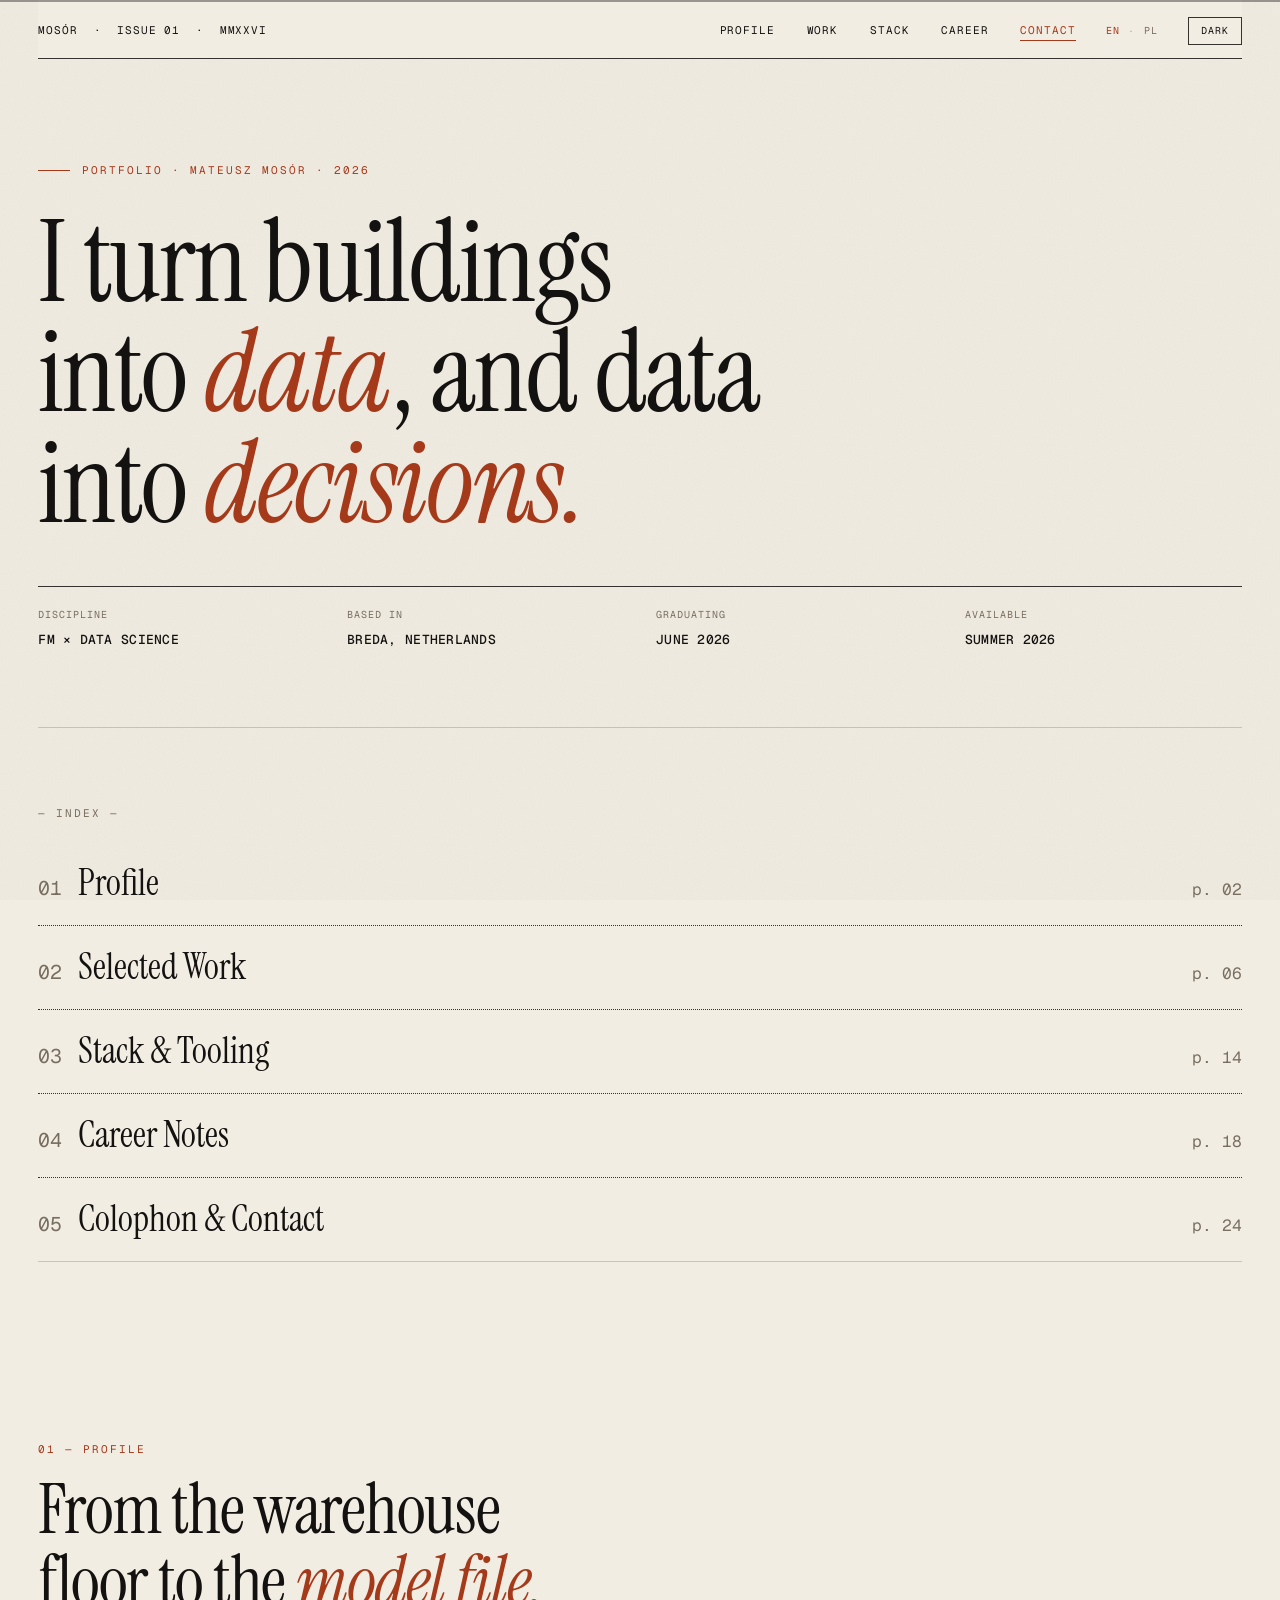
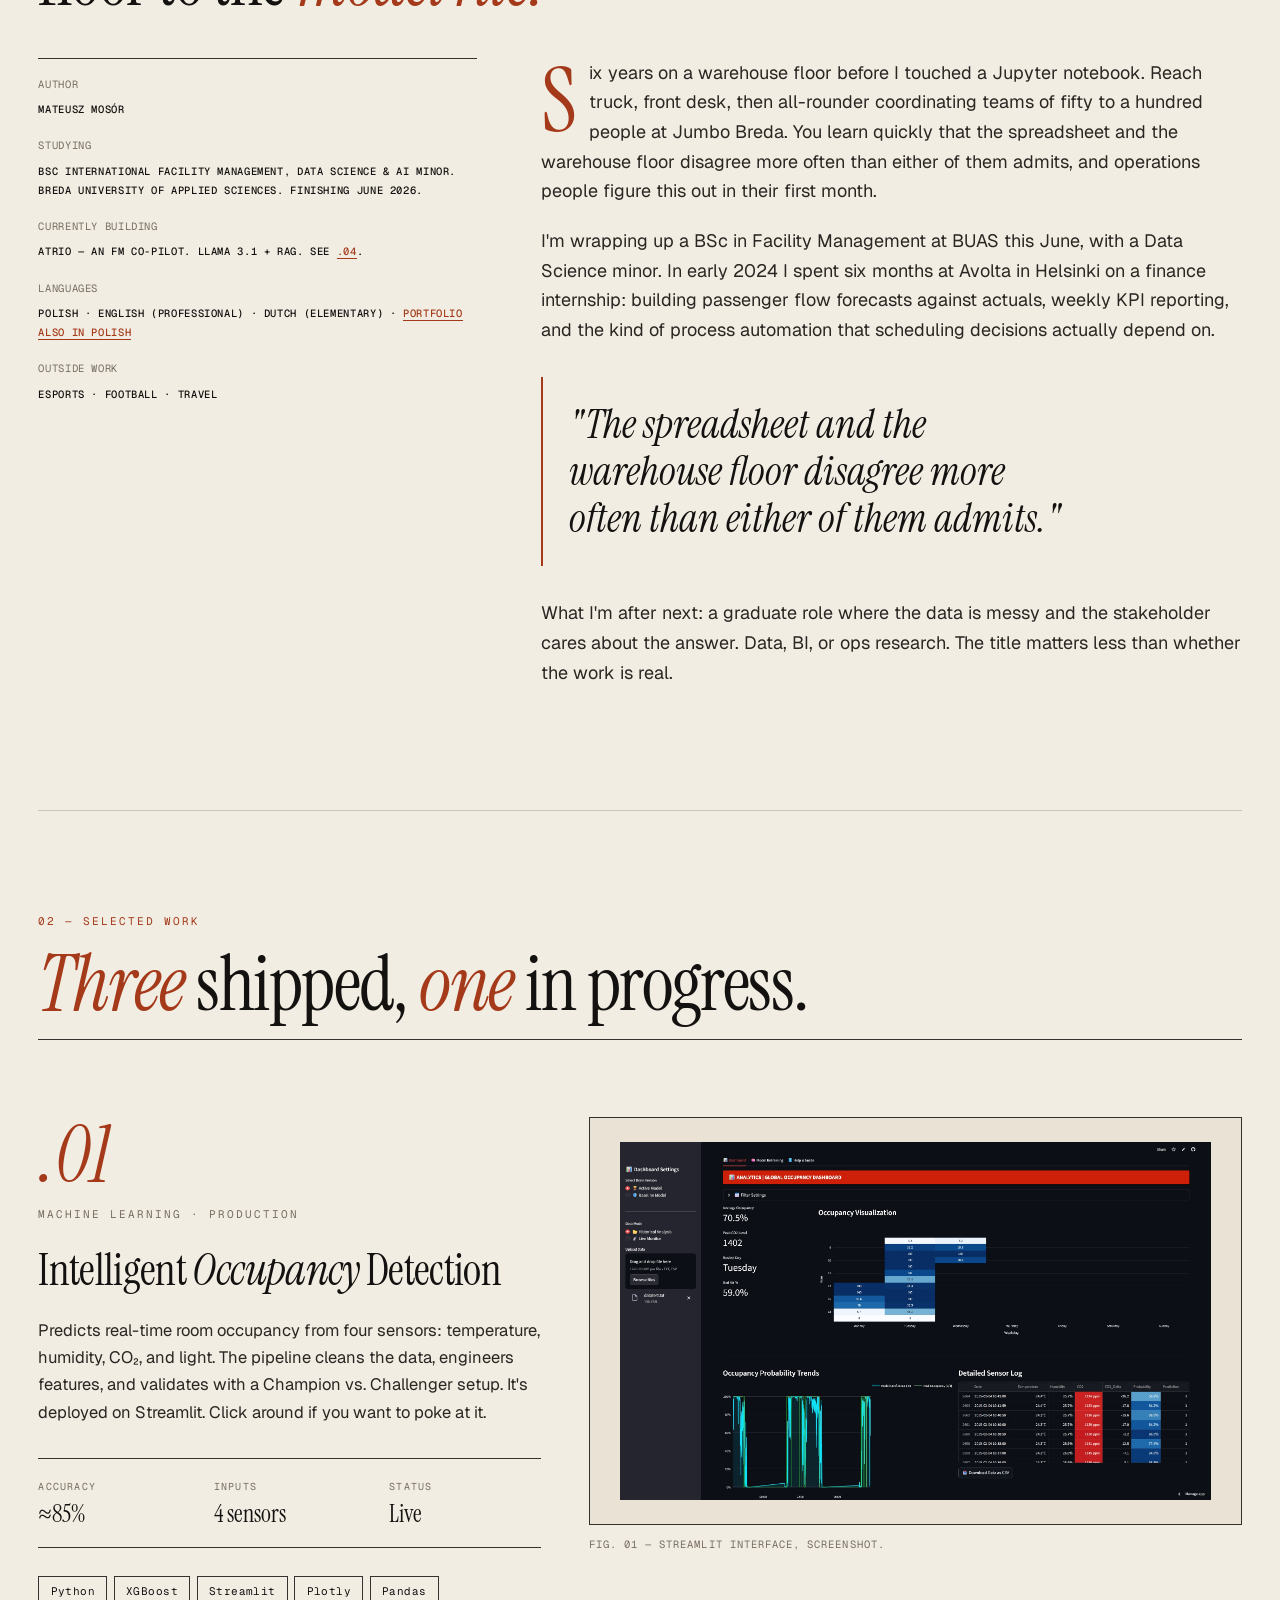
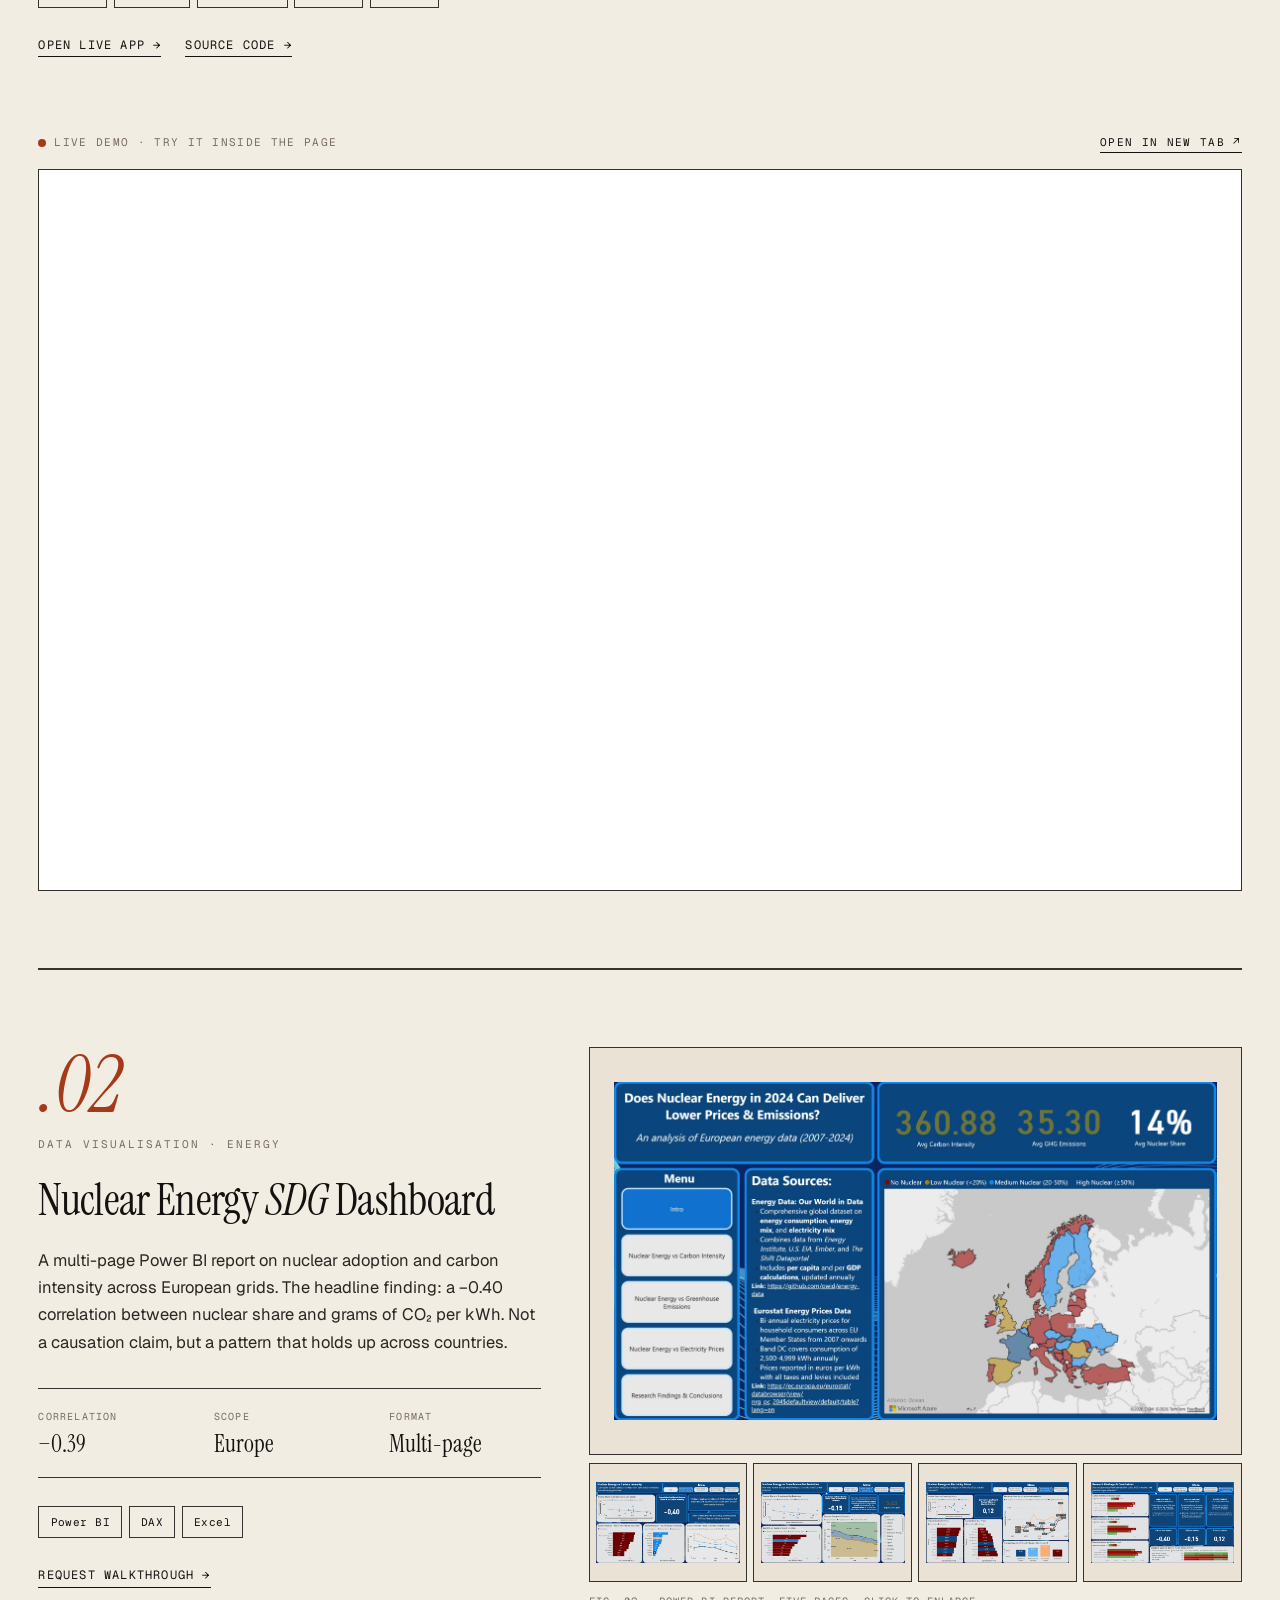
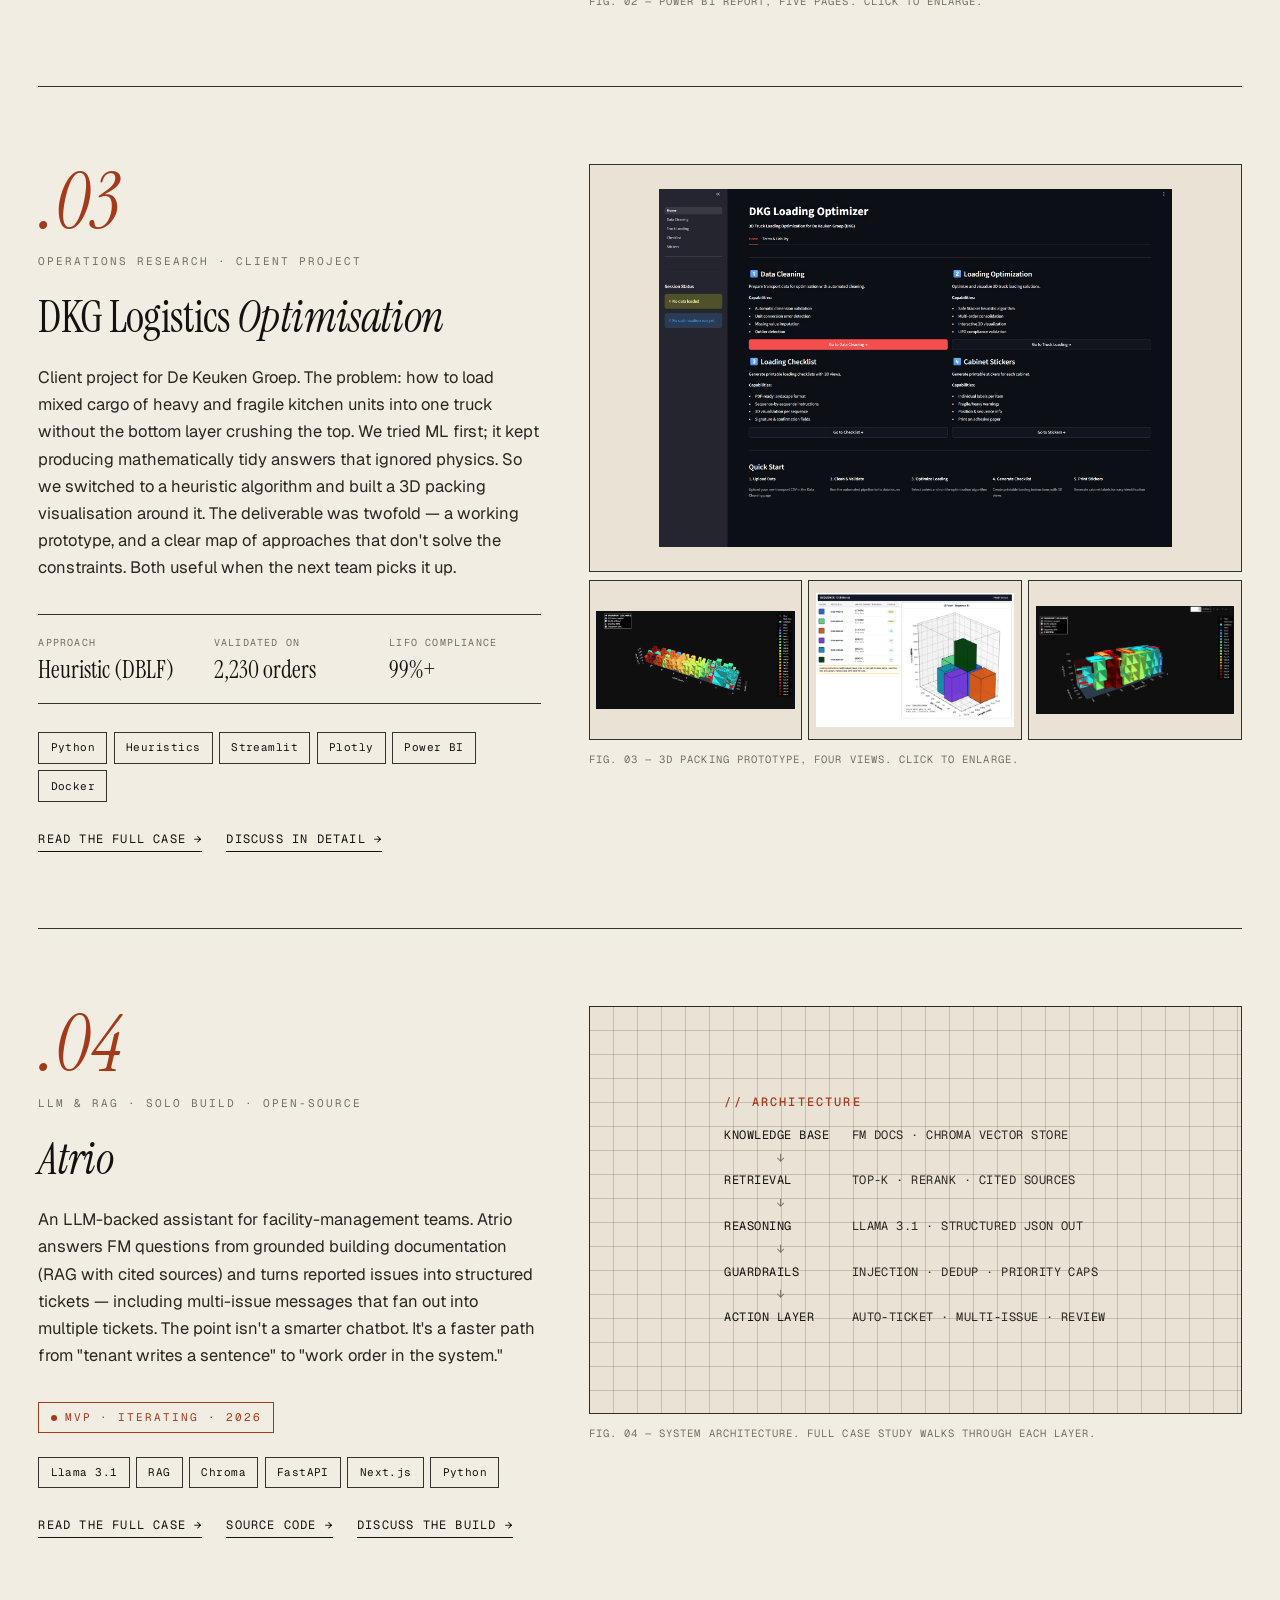
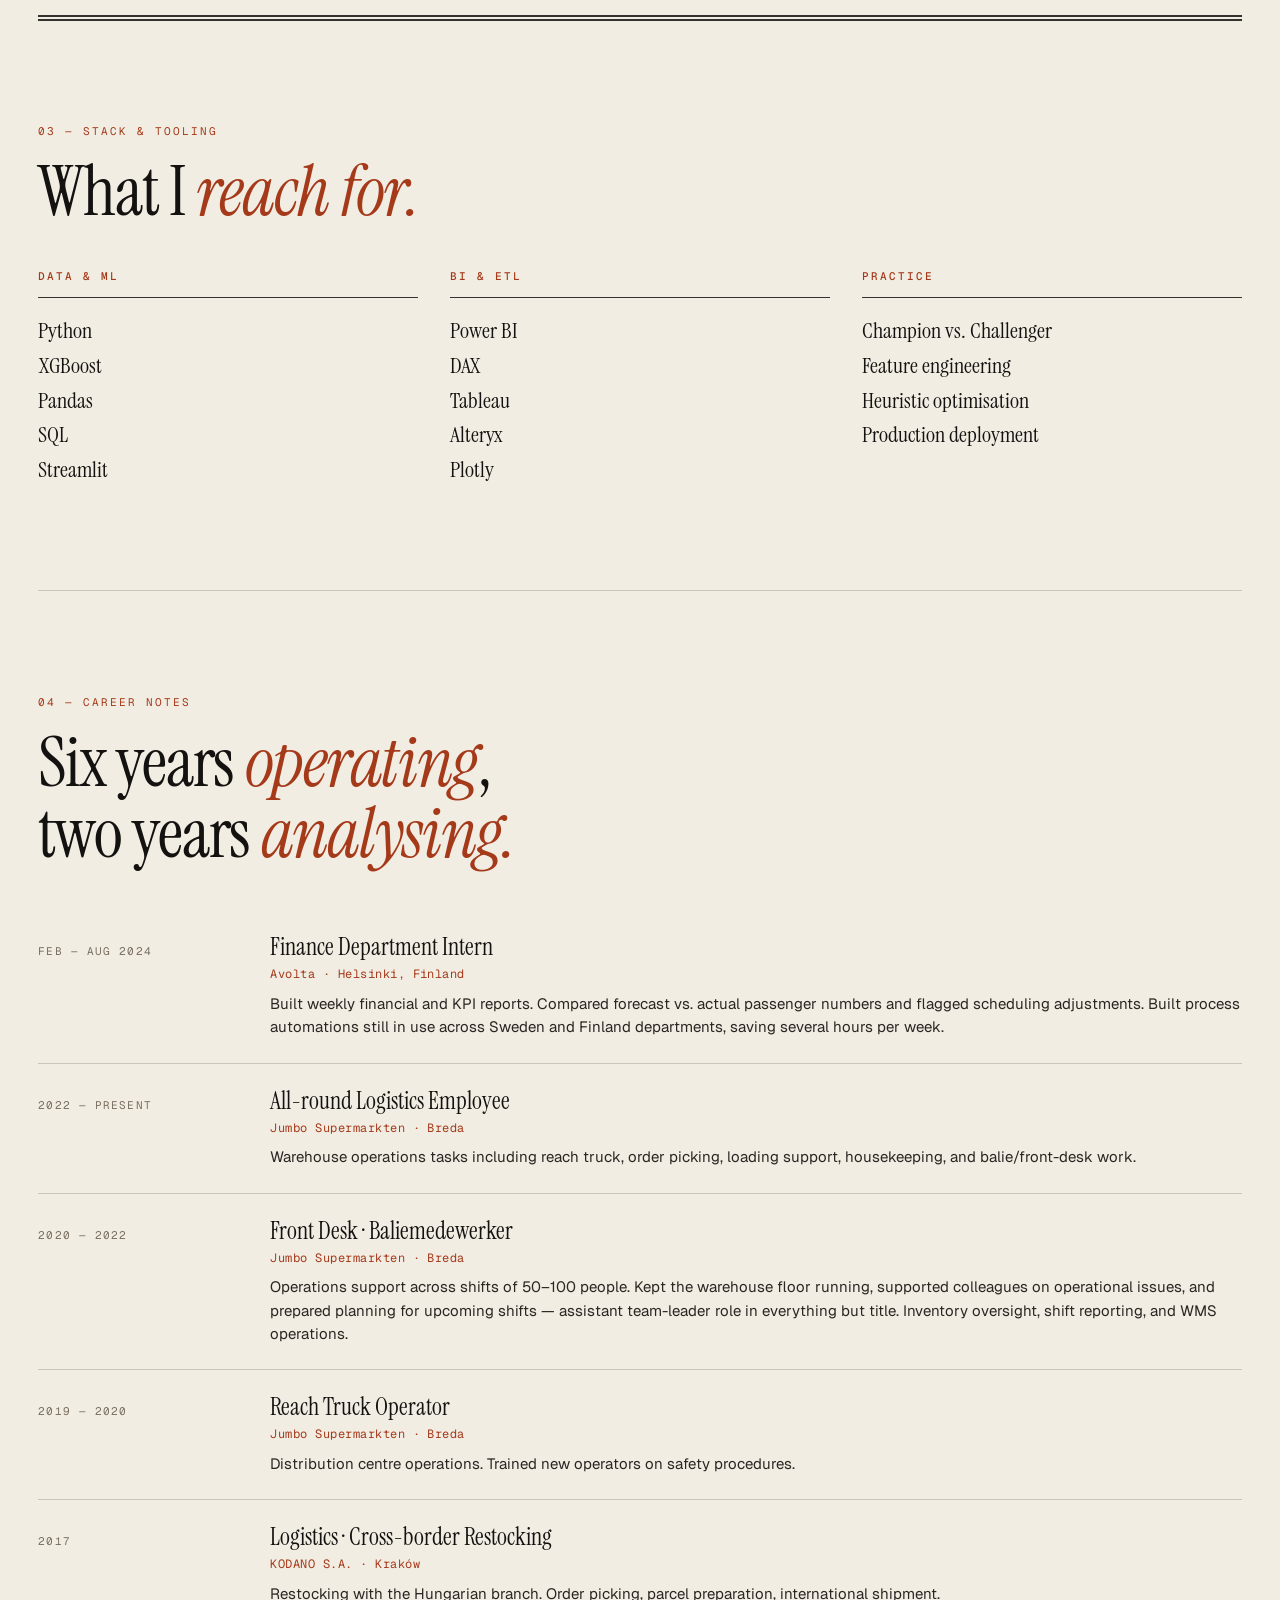
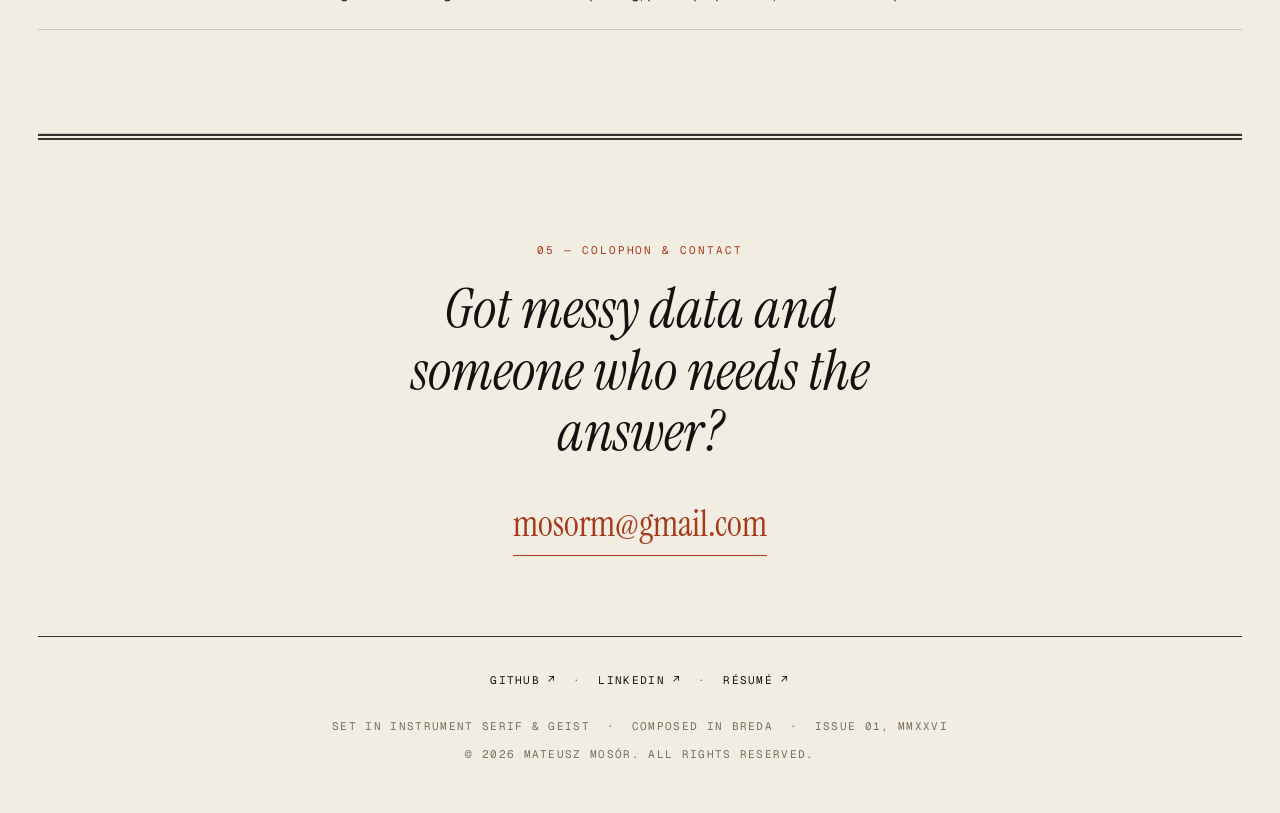
<file: index.html>
<!DOCTYPE html>
<html lang="en" data-lang-en="./index.html" data-lang-pl="./pl/index.html">
<head>
<meta charset="UTF-8">
<meta name="viewport" content="width=device-width, initial-scale=1.0">

<title>Mateusz Mosór — Portfolio · Issue 01</title>
<meta name="description" content="Mateusz Mosór. Facility Management graduate with a Data Science minor. Selected work in machine learning, BI, and operations research.">
<meta name="author" content="Mateusz Mosór">

<!-- Open Graph / social preview -->
<meta property="og:type" content="website">
<meta property="og:title" content="Mateusz Mosór — Portfolio · Issue 01">
<meta property="og:description" content="FM × Data Science. Selected work in machine learning, BI, and operations research. Available summer 2026.">
<meta property="og:image" content="./assets/og-image.png">
<!-- TODO: set og:url to deployed URL once known -->

<meta name="twitter:card" content="summary_large_image">
<meta name="twitter:title" content="Mateusz Mosór — Portfolio · Issue 01">
<meta name="twitter:description" content="FM × Data Science. Selected work in machine learning, BI, and operations research.">
<meta name="twitter:image" content="./assets/og-image.png">

<link rel="alternate" hreflang="en" href="./index.html">
<link rel="alternate" hreflang="pl" href="./pl/index.html">
<link rel="alternate" hreflang="x-default" href="./index.html">

<link rel="icon" type="image/svg+xml" href="./assets/favicon.svg">

<!-- Fonts -->
<link rel="preconnect" href="https://fonts.googleapis.com">
<link rel="preconnect" href="https://fonts.gstatic.com" crossorigin>
<link href="https://fonts.googleapis.com/css2?family=Instrument+Serif:ital@0;1&family=Geist:wght@300;400;500;600&family=Geist+Mono:wght@400;500&display=swap" rel="stylesheet">

<!-- Shared styles -->
<link rel="stylesheet" href="./css/style.css">
</head>
<body>

<div class="progress-bar" aria-hidden="true"><div class="progress-bar-fill"></div></div>

<div class="lightbox" role="dialog" aria-hidden="true" aria-label="Image viewer">
  <button class="lightbox-btn lb-close" type="button" aria-label="Close">×</button>
  <button class="lightbox-btn lb-prev" type="button" aria-label="Previous image">‹</button>
  <button class="lightbox-btn lb-next" type="button" aria-label="Next image">›</button>
  <img alt="">
  <div class="lb-counter"></div>
</div>

<div class="container">

  <header class="masthead">
    <div class="masthead-row">
      <span>Mosór &nbsp;·&nbsp; Issue 01 &nbsp;·&nbsp; MMXXVI</span>
      <div class="masthead-nav-wrap">
        <nav>
          <a href="#about">Profile</a>
          <a href="#work">Work</a>
          <a href="#stack">Stack</a>
          <a href="#career">Career</a>
          <a href="#contact">Contact</a>
        </nav>
        <div class="lang-switch" role="navigation" aria-label="Language">
          <a class="lang-switch-link is-active" href="./index.html" hreflang="en" lang="en" data-lang-choice="en">EN</a>
          <span class="lang-switch-sep" aria-hidden="true">·</span>
          <a class="lang-switch-link" href="./pl/index.html" hreflang="pl" lang="pl" data-lang-choice="pl">PL</a>
        </div>
        <button class="theme-toggle" id="themeToggle" type="button" aria-label="Toggle theme">Dark</button>
      </div>
    </div>
  </header>

  <section class="hero">
    <div class="kicker">Portfolio · Mateusz Mosór · 2026</div>
    <h1 class="hero-headline">
      I turn buildings<br>
      into <em>data</em>, and data<br>
      into <em>decisions.</em>
    </h1>
    <div class="hero-meta">
      <div class="hero-meta-item">Discipline<strong>FM × Data Science</strong></div>
      <div class="hero-meta-item">Based in<strong>Breda, Netherlands</strong></div>
      <div class="hero-meta-item">Graduating<strong>June 2026</strong></div>
      <div class="hero-meta-item">Available<strong>Summer 2026</strong></div>
    </div>
  </section>

  <section class="contents">
    <div class="label">— Index —</div>
    <ol class="contents-list">
      <li><span class="contents-num">01</span><a href="#about">Profile</a><span class="contents-page">p. 02</span></li>
      <li><span class="contents-num">02</span><a href="#work">Selected Work</a><span class="contents-page">p. 06</span></li>
      <li><span class="contents-num">03</span><a href="#stack">Stack &amp; Tooling</a><span class="contents-page">p. 14</span></li>
      <li><span class="contents-num">04</span><a href="#career">Career Notes</a><span class="contents-page">p. 18</span></li>
      <li><span class="contents-num">05</span><a href="#contact">Colophon &amp; Contact</a><span class="contents-page">p. 24</span></li>
    </ol>
  </section>

  <section class="article" id="about">
    <div class="article-num">01 — Profile</div>
    <h2 class="article-headline">From the warehouse floor to the <em>model file.</em></h2>
    <div class="article-body">
      <aside class="article-aside">
        <div class="article-aside-row">Author<strong>Mateusz Mosór</strong></div>
        <div class="article-aside-row">Studying<strong>BSc International Facility Management, Data Science &amp; AI minor. Breda University of Applied Sciences. Finishing June 2026.</strong></div>
        <div class="article-aside-row">Currently building<strong>Atrio — an FM co-pilot. Llama 3.1 + RAG. See <a href="#work" style="color:var(--accent);text-decoration:none;border-bottom:1px solid var(--accent);">.04</a>.</strong></div>
        <div class="article-aside-row">Languages<strong>Polish · English (professional) · Dutch (elementary) · <a href="./pl/index.html" hreflang="pl" style="color:var(--accent);text-decoration:none;border-bottom:1px solid var(--accent);">Portfolio also in Polish</a></strong></div>
        <div class="article-aside-row">Outside work<strong>Esports · Football · Travel</strong></div>
      </aside>
      <div class="prose">
        <p>Six years on a warehouse floor before I touched a Jupyter notebook. Reach truck, front desk, then all-rounder coordinating teams of fifty to a hundred people at Jumbo Breda. You learn quickly that the spreadsheet and the warehouse floor disagree more often than either of them admits, and operations people figure this out in their first month.</p>
        <p>I'm wrapping up a BSc in Facility Management at BUAS this June, with a Data Science minor. In early 2024 I spent six months at Avolta in Helsinki on a finance internship: building passenger flow forecasts against actuals, weekly KPI reporting, and the kind of process automation that scheduling decisions actually depend on.</p>
        <div class="pull-quote">"The spreadsheet and the warehouse floor disagree more often than either of them admits."</div>
        <p>What I'm after next: a graduate role where the data is messy and the stakeholder cares about the answer. Data, BI, or ops research. The title matters less than whether the work is real.</p>
      </div>
    </div>
  </section>

  <section id="work">
    <div class="work-header">
      <div class="article-num">02 — Selected Work</div>
      <h2><em>Three</em> shipped, <em>one</em> in progress.</h2>
    </div>

    <!-- ===== Case .01 — Occupancy ===== -->
    <article class="case">
      <div class="case-meta">
        <div class="case-num"><em>.01</em></div>
        <div class="case-category">Machine Learning · Production</div>
        <h3 class="case-headline">Intelligent <em>Occupancy</em> Detection</h3>
        <p class="case-lede">Predicts real-time room occupancy from four sensors: temperature, humidity, CO₂, and light. The pipeline cleans the data, engineers features, and validates with a Champion vs. Challenger setup. It's deployed on Streamlit. Click around if you want to poke at it.</p>
        <div class="case-metrics">
          <div><div class="case-metric-label">Accuracy</div><div class="case-metric-value" data-count="85" data-prefix="≈" data-suffix="%">≈85%</div></div>
          <div><div class="case-metric-label">Inputs</div><div class="case-metric-value">4 sensors</div></div>
          <div><div class="case-metric-label">Status</div><div class="case-metric-value">Live</div></div>
        </div>
        <div class="case-stack">
          <span>Python</span><span>XGBoost</span><span>Streamlit</span><span>Plotly</span><span>Pandas</span>
        </div>
        <div class="case-actions">
          <a href="https://office-occupancy-app.streamlit.app/" target="_blank" rel="noopener">Open live app</a>
          <a href="https://github.com/Attenersi/occupancy-ml-streamlit" target="_blank" rel="noopener">Source code</a>
        </div>
      </div>
      <figure>
        <div class="case-image"><img src="./assets/occupancy.jpg" alt="Occupancy detection app interface" loading="lazy"></div>
        <figcaption class="case-caption">Fig. 01 — Streamlit interface, screenshot.</figcaption>
      </figure>
    </article>

    <!-- ===== Live embed ===== -->
    <div class="case-embed">
      <div class="case-embed-label">
        <span><span class="live-dot"></span>Live demo · Try it inside the page</span>
        <a href="https://office-occupancy-app.streamlit.app/" target="_blank" rel="noopener">Open in new tab ↗</a>
      </div>
      <div class="case-iframe-wrap">
        <iframe
          src="https://office-occupancy-app.streamlit.app/?embed=true"
          loading="lazy"
          title="Live occupancy detection ML app"
          allow="fullscreen">
        </iframe>
      </div>
    </div>

    <!-- ===== Case .02 — Nuclear SDG ===== -->
    <article class="case">
      <div class="case-meta">
        <div class="case-num"><em>.02</em></div>
        <div class="case-category">Data Visualisation · Energy</div>
        <h3 class="case-headline">Nuclear Energy <em>SDG</em> Dashboard</h3>
        <p class="case-lede">A multi-page Power BI report on nuclear adoption and carbon intensity across European grids. The headline finding: a −0.40 correlation between nuclear share and grams of CO₂ per kWh. Not a causation claim, but a pattern that holds up across countries.</p>
        <div class="case-metrics">
          <div><div class="case-metric-label">Correlation</div><div class="case-metric-value" data-count="-0.40" data-decimals="2">−0.40</div></div>
          <div><div class="case-metric-label">Scope</div><div class="case-metric-value">Europe</div></div>
          <div><div class="case-metric-label">Format</div><div class="case-metric-value">Multi-page</div></div>
        </div>
        <div class="case-stack">
          <span>Power BI</span><span>DAX</span><span>Excel</span>
        </div>
        <div class="case-actions">
          <a href="#contact">Request walkthrough</a>
        </div>
      </div>
      <figure data-gallery>
        <div class="case-image"><img src="./assets/sdg.jpg" alt="Nuclear Energy SDG Power BI dashboard — overview" loading="lazy"></div>
        <div class="case-thumbs">
          <button class="case-thumb" type="button" aria-label="Open image"><img src="./assets/sdg_2.png" alt="SDG dashboard — page 2" loading="lazy"></button>
          <button class="case-thumb" type="button" aria-label="Open image"><img src="./assets/sdg_3.png" alt="SDG dashboard — page 3" loading="lazy"></button>
          <button class="case-thumb" type="button" aria-label="Open image"><img src="./assets/sdg_4.png" alt="SDG dashboard — page 4" loading="lazy"></button>
          <button class="case-thumb" type="button" aria-label="Open image"><img src="./assets/sdg_5.png" alt="SDG dashboard — page 5" loading="lazy"></button>
        </div>
        <figcaption class="case-caption">Fig. 02 — Power BI report, five pages. Click to enlarge.</figcaption>
      </figure>
    </article>

    <!-- ===== Case .03 — DKG (now with case study link) ===== -->
    <article class="case">
      <div class="case-meta">
        <div class="case-num"><em>.03</em></div>
        <div class="case-category">Operations Research · Client Project</div>
        <h3 class="case-headline">DKG Logistics <em>Optimisation</em></h3>
        <p class="case-lede">Client project for De Keuken Groep. The problem: how to load mixed cargo of heavy and fragile kitchen units into one truck without the bottom layer crushing the top. We tried ML first; it kept producing mathematically tidy answers that ignored physics. So we switched to a heuristic algorithm and built a 3D packing visualisation around it. The deliverable was twofold — a working prototype, and a clear map of approaches that don't solve the constraints. Both useful when the next team picks it up.</p>
        <div class="case-metrics">
          <div><div class="case-metric-label">Approach</div><div class="case-metric-value">Heuristic (DBLF)</div></div>
          <div><div class="case-metric-label">Validated on</div><div class="case-metric-value">2,230 orders</div></div>
          <div><div class="case-metric-label">LIFO compliance</div><div class="case-metric-value">99%+</div></div>
        </div>
        <div class="case-stack">
          <span>Python</span><span>Heuristics</span><span>Streamlit</span><span>Plotly</span><span>Power BI</span><span>Docker</span>
        </div>
        <div class="case-actions">
          <a href="./case/dkg-logistics.html">Read the full case</a>
          <a href="#contact">Discuss in detail</a>
        </div>
      </div>
      <figure data-gallery>
        <div class="case-image"><img src="./assets/optimization.jpg" alt="DKG truck loading — main 3D visualisation" loading="lazy"></div>
        <div class="case-thumbs">
          <button class="case-thumb" type="button" aria-label="Open image"><img src="./assets/optimization_2.png" alt="DKG packing — view 2" loading="lazy"></button>
          <button class="case-thumb" type="button" aria-label="Open image"><img src="./assets/optimization_3.png" alt="DKG packing — view 3" loading="lazy"></button>
          <button class="case-thumb" type="button" aria-label="Open image"><img src="./assets/optimization_4.png" alt="DKG packing — view 4" loading="lazy"></button>
        </div>
        <figcaption class="case-caption">Fig. 03 — 3D packing prototype, four views. Click to enlarge.</figcaption>
      </figure>
    </article>

    <!-- ===== Case .04 — Atrio ===== -->
    <article class="case">
      <div class="case-meta">
        <div class="case-num"><em>.04</em></div>
        <div class="case-category">LLM &amp; RAG · Solo Build · Open-Source</div>
        <h3 class="case-headline"><em>Atrio</em></h3>
        <p class="case-lede">An LLM-backed assistant for facility-management teams. Atrio answers FM questions from grounded building documentation (RAG with cited sources) and turns reported issues into structured tickets — including multi-issue messages that fan out into multiple tickets. The point isn't a smarter chatbot. It's a faster path from "tenant writes a sentence" to "work order in the system."</p>
        <div class="case-status">MVP · Iterating · 2026</div>
        <div class="case-stack">
          <span>Llama 3.1</span><span>RAG</span><span>Chroma</span><span>FastAPI</span><span>Next.js</span><span>Python</span>
        </div>
        <div class="case-actions">
          <a href="./case/atrio.html">Read the full case</a>
          <a href="https://github.com/Attenersi/atrio-fm-chatbot" target="_blank" rel="noopener">Source code</a>
          <a href="#contact">Discuss the build</a>
        </div>
      </div>
      <figure>
        <div class="case-image case-blueprint"><pre><span class="bp-head">// architecture</span><span class="bp-step">knowledge base   </span>fm docs · chroma vector store
       <span class="bp-arrow">↓</span>
<span class="bp-step">retrieval        </span>top-k · rerank · cited sources
       <span class="bp-arrow">↓</span>
<span class="bp-step">reasoning        </span>llama 3.1 · structured json out
       <span class="bp-arrow">↓</span>
<span class="bp-step">guardrails       </span>injection · dedup · priority caps
       <span class="bp-arrow">↓</span>
<span class="bp-step">action layer     </span>auto-ticket · multi-issue · review</pre></div>
        <figcaption class="case-caption">Fig. 04 — System architecture. Full case study walks through each layer.</figcaption>
      </figure>
    </article>
  </section>

  <section class="stack" id="stack">
    <div class="article-num">03 — Stack &amp; Tooling</div>
    <h2 class="article-headline">What I <em>reach for.</em></h2>
    <div class="stack-grid">
      <div class="stack-col">
        <h4>Data &amp; ML</h4>
        <ul><li>Python</li><li>XGBoost</li><li>Pandas</li><li>SQL</li><li>Streamlit</li></ul>
      </div>
      <div class="stack-col">
        <h4>BI &amp; ETL</h4>
        <ul><li>Power BI</li><li>DAX</li><li>Tableau</li><li>Alteryx</li><li>Plotly</li></ul>
      </div>
      <div class="stack-col">
        <h4>Practice</h4>
        <ul><li>Champion vs. Challenger</li><li>Feature engineering</li><li>Heuristic optimisation</li><li>Production deployment</li></ul>
      </div>
    </div>
  </section>

  <section class="career" id="career">
    <div class="article-num">04 — Career Notes</div>
    <h2 class="article-headline">Six years <em>operating</em>, two years <em>analysing.</em></h2>
    <div class="career-list">
      <div class="career-row">
        <div class="career-when">Feb — Aug 2024</div>
        <div class="career-what">
          <h5>Finance Department Intern</h5>
          <div class="career-where">Avolta · Helsinki, Finland</div>
          <p class="career-detail">Built weekly financial and KPI reports. Compared forecast vs. actual passenger numbers and flagged scheduling adjustments. Built process automations still in use across Sweden and Finland departments, saving several hours per week.</p>
        </div>
      </div>
      <div class="career-row">
        <div class="career-when">2022 — Present</div>
        <div class="career-what">
          <h5>All-round Logistics Employee</h5>
          <div class="career-where">Jumbo Supermarkten · Breda</div>
          <p class="career-detail">Warehouse operations tasks including reach truck, order picking, loading support, housekeeping, and balie/front-desk work.</p>
        </div>
      </div>
      <div class="career-row">
        <div class="career-when">2020 — 2022</div>
        <div class="career-what">
          <h5>Front Desk · Baliemedewerker</h5>
          <div class="career-where">Jumbo Supermarkten · Breda</div>
          <p class="career-detail">Operations support across shifts of 50–100 people. Kept the warehouse floor running, supported colleagues on operational issues, and prepared planning for upcoming shifts — assistant team-leader role in everything but title. Inventory oversight, shift reporting, and WMS operations.</p>
        </div>
      </div>
      <div class="career-row">
        <div class="career-when">2019 — 2020</div>
        <div class="career-what">
          <h5>Reach Truck Operator</h5>
          <div class="career-where">Jumbo Supermarkten · Breda</div>
          <p class="career-detail">Distribution centre operations. Trained new operators on safety procedures.</p>
        </div>
      </div>
      <div class="career-row">
        <div class="career-when">2017</div>
        <div class="career-what">
          <h5>Logistics · Cross-border Restocking</h5>
          <div class="career-where">KODANO S.A. · Kraków</div>
          <p class="career-detail">Restocking with the Hungarian branch. Order picking, parcel preparation, international shipment.</p>
        </div>
      </div>
    </div>
  </section>

  <section class="colophon" id="contact">
    <div class="article-num" style="display:block;">05 — Colophon &amp; Contact</div>
    <p class="colophon-headline">Got messy data and someone who needs the answer?</p>
    <a class="colophon-mail" href="mailto:mosorm@gmail.com">mosorm@gmail.com</a>
    <div class="colophon-meta">
      <div class="colophon-meta-row">
        <a href="https://github.com/Attenersi" target="_blank" rel="noopener">GitHub ↗</a>
        &nbsp;·&nbsp;
        <a href="https://www.linkedin.com/in/mateusz-mos%C3%B3r" target="_blank" rel="noopener">LinkedIn ↗</a>
        &nbsp;·&nbsp;
        <a href="./assets/resume.pdf" target="_blank" rel="noopener">Résumé ↗</a>
      </div>
      <div class="colophon-meta-row" style="margin-top: 1.5rem;">Set in Instrument Serif &amp; Geist &nbsp;·&nbsp; Composed in Breda &nbsp;·&nbsp; Issue 01, MMXXVI</div>
      <div class="colophon-meta-row">© 2026 Mateusz Mosór. All rights reserved.</div>
    </div>
  </section>

</div>

<script src="./js/main.js"></script>
</body>
</html>
</file>
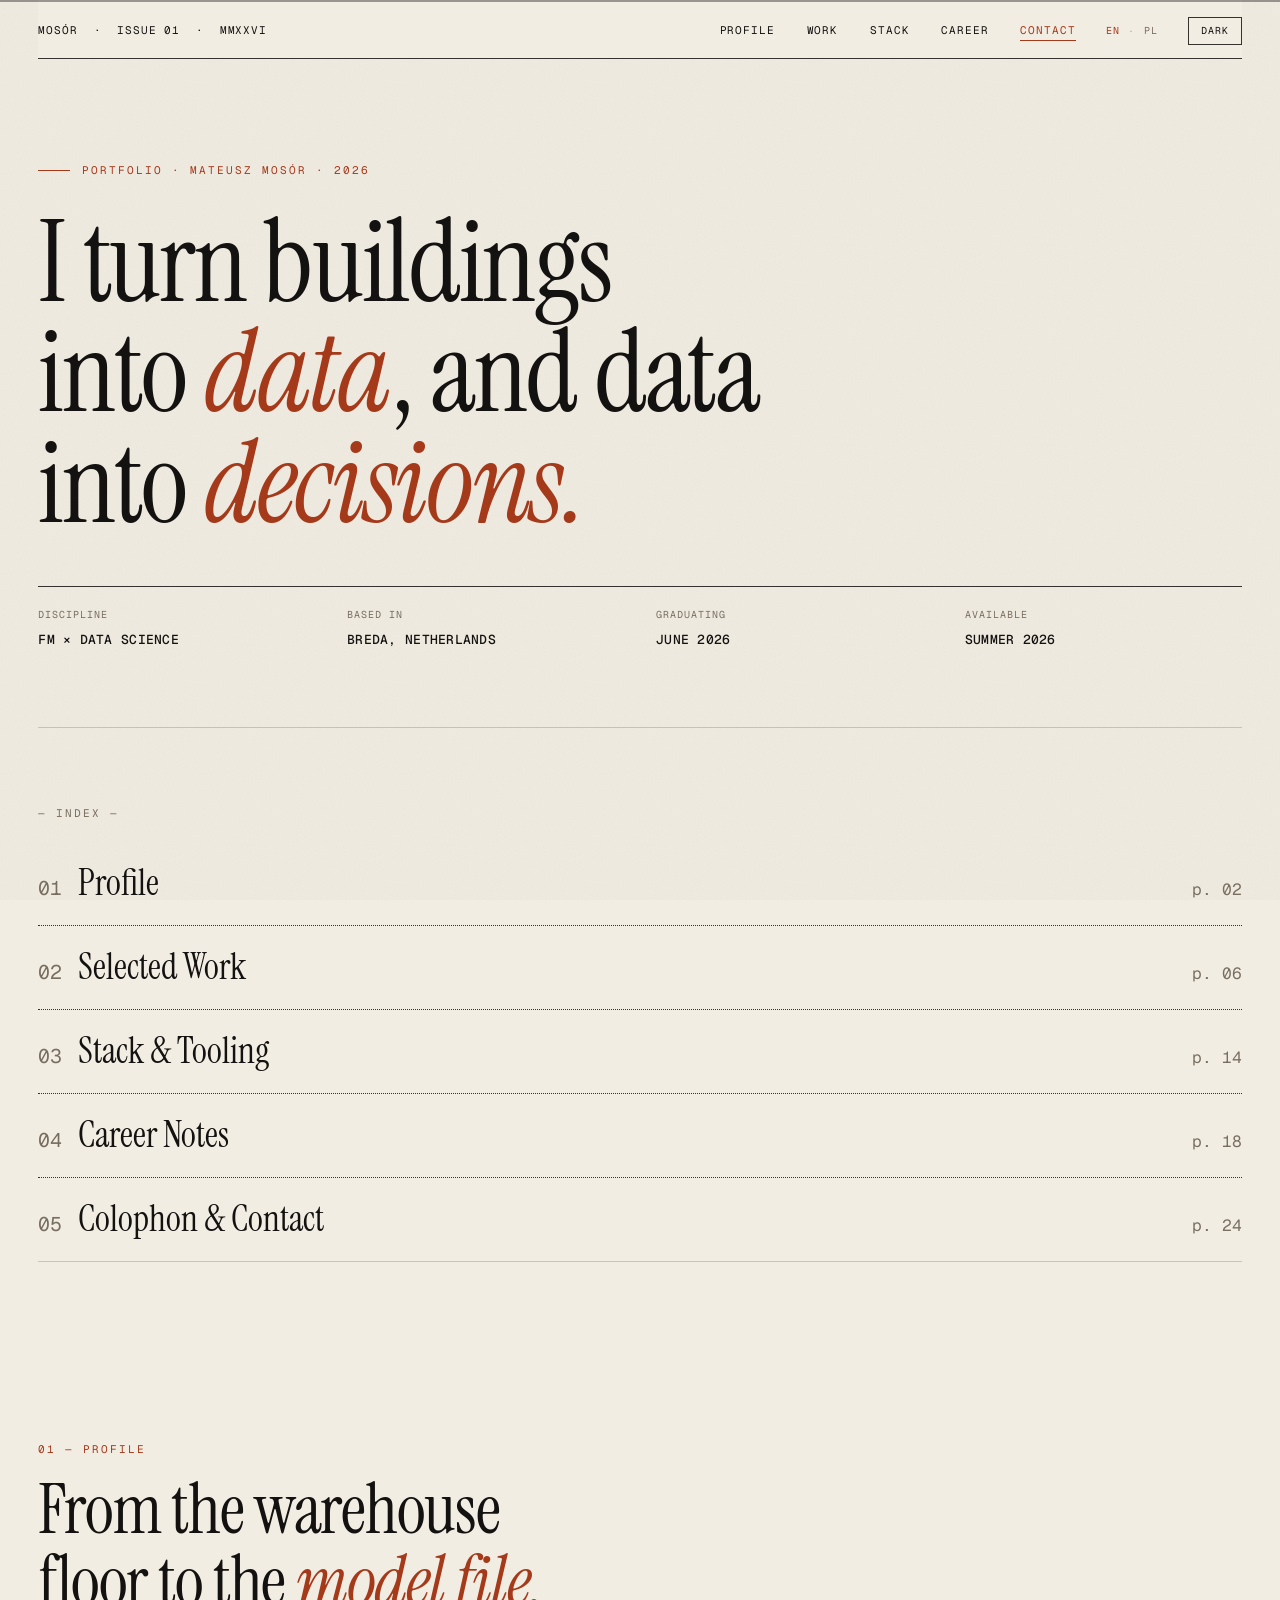
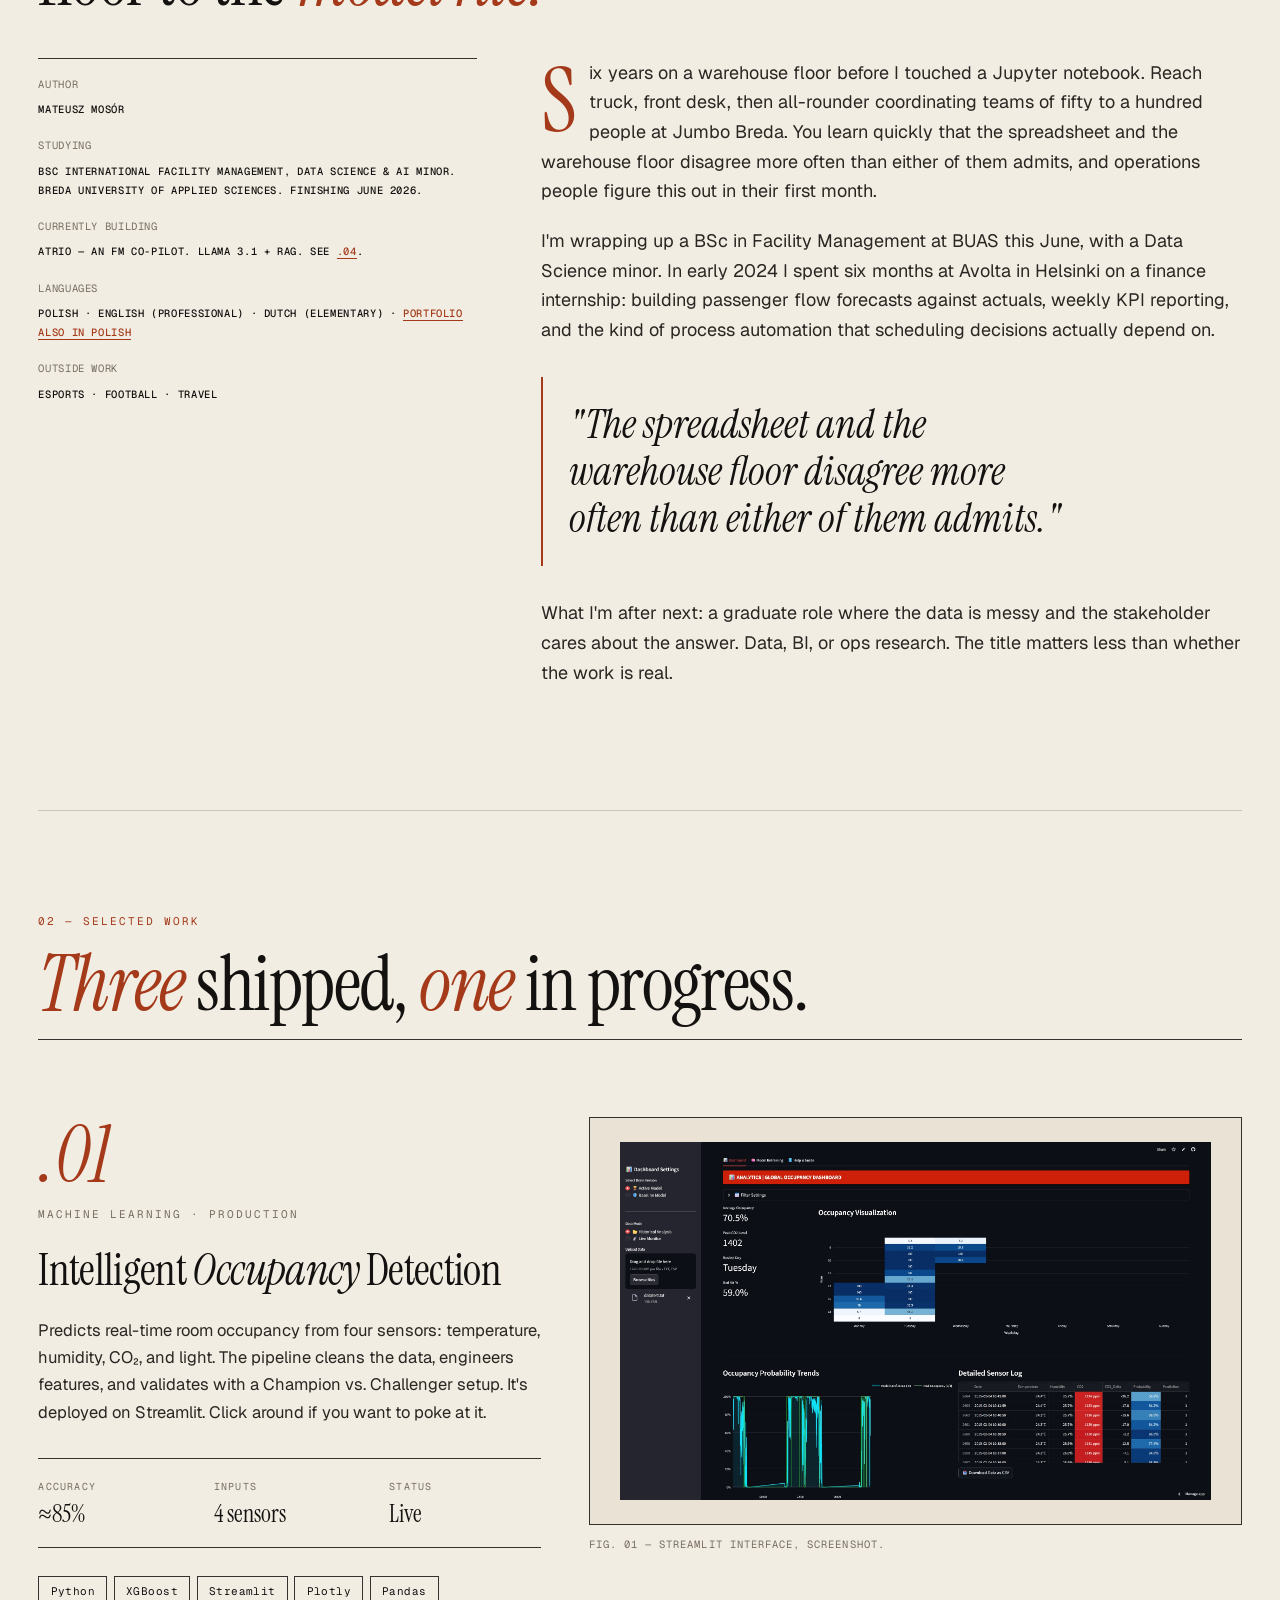
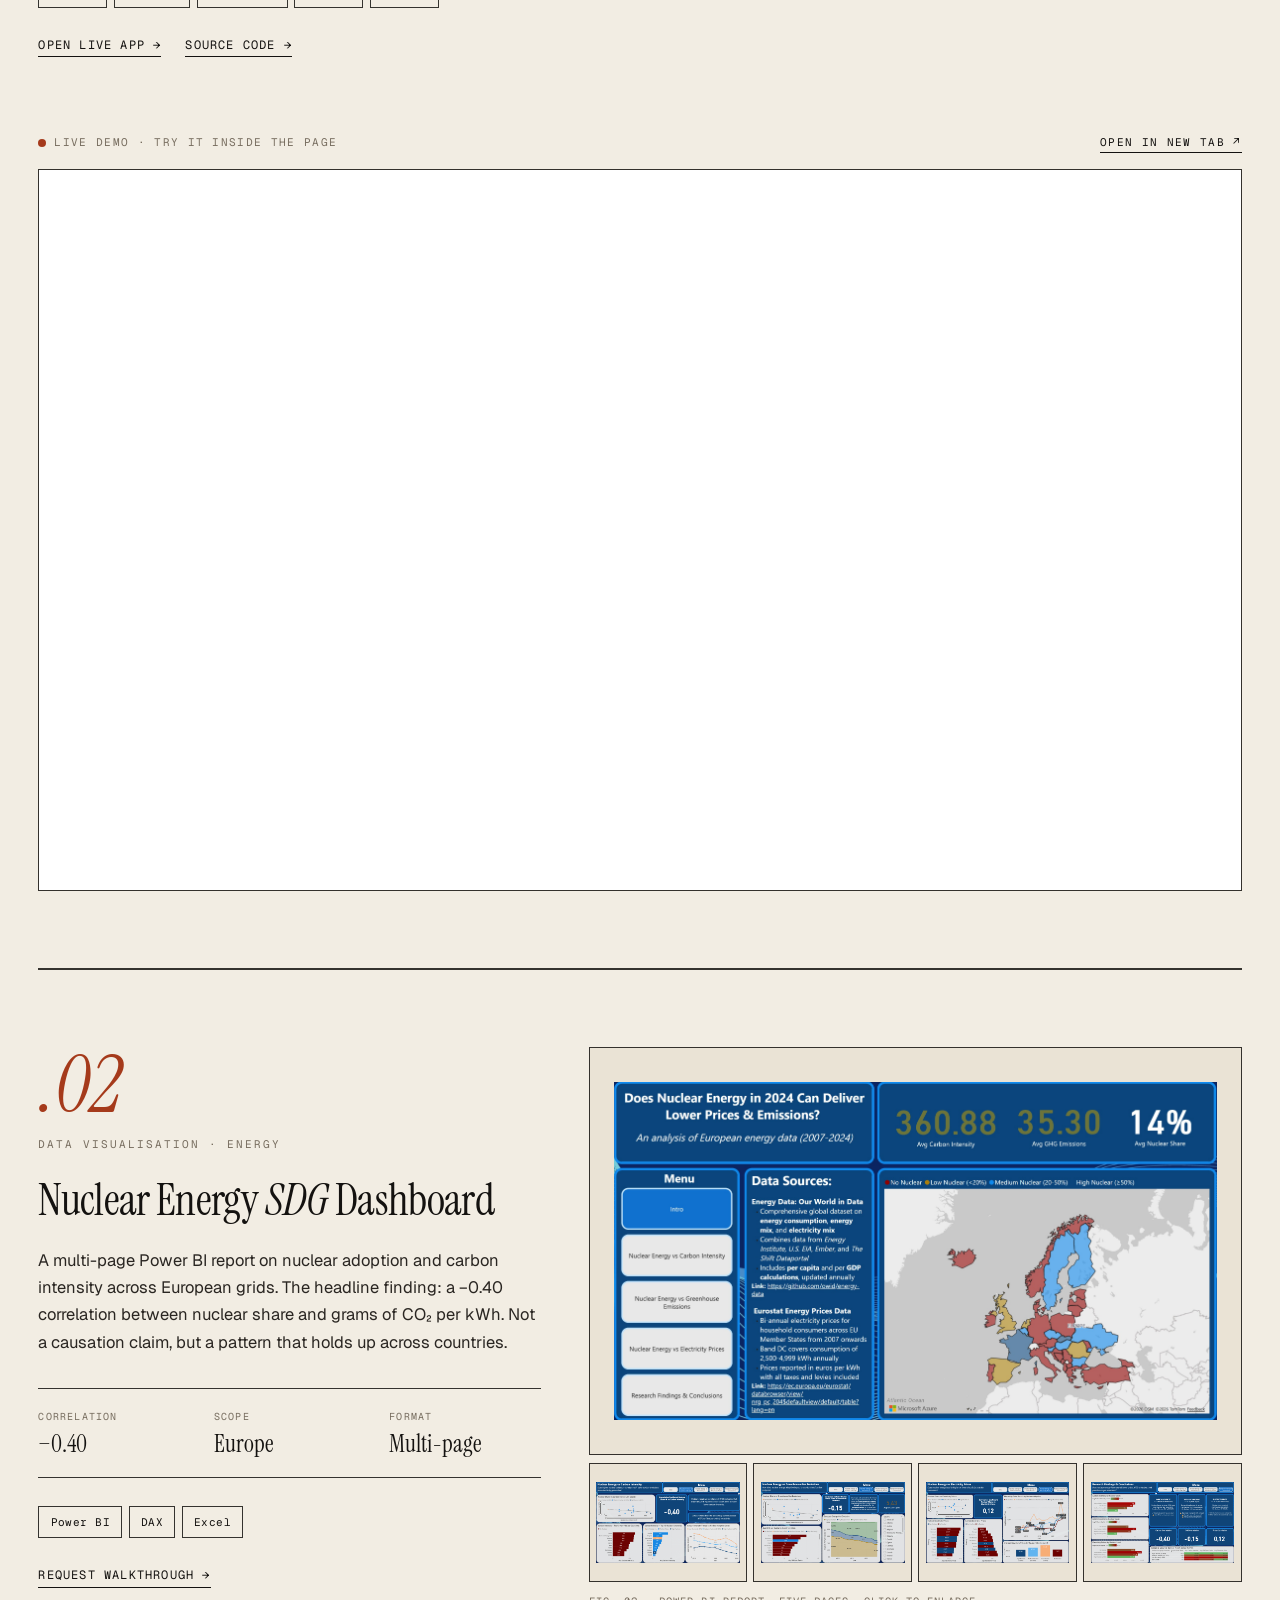
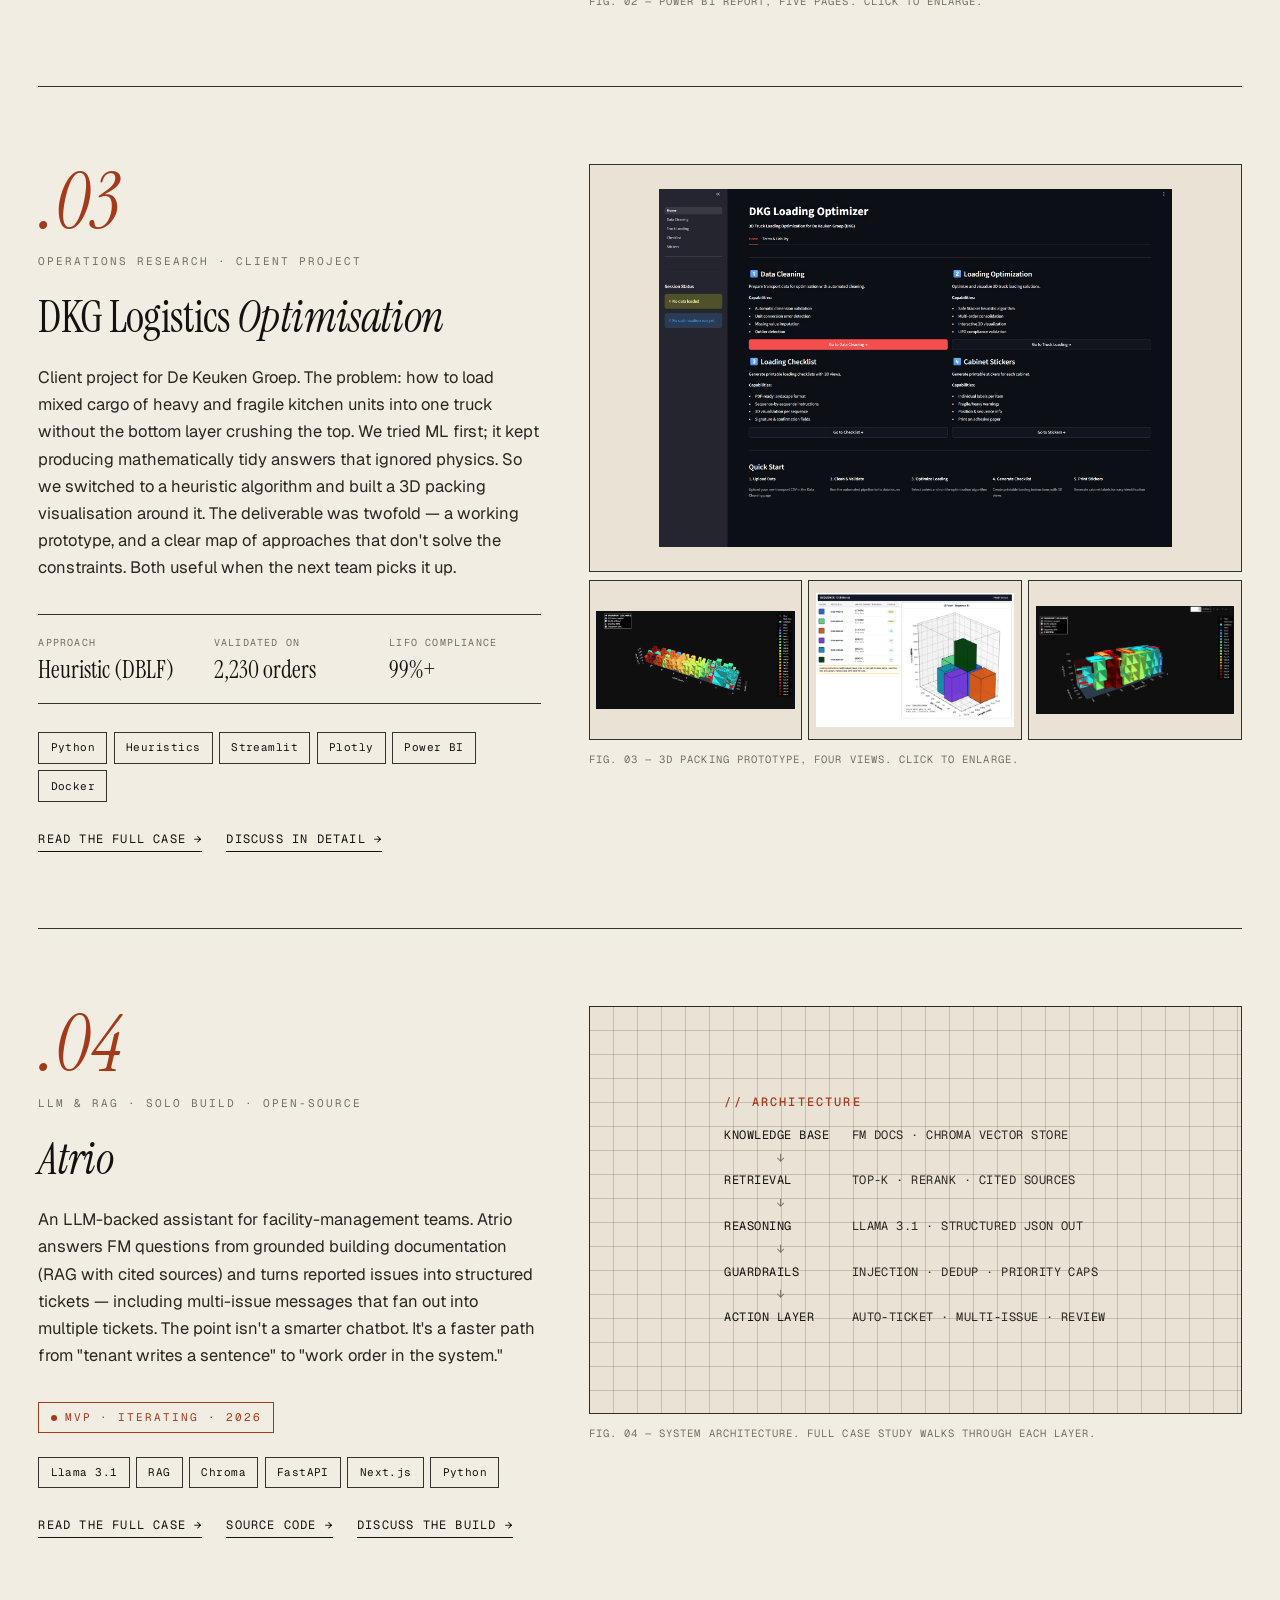
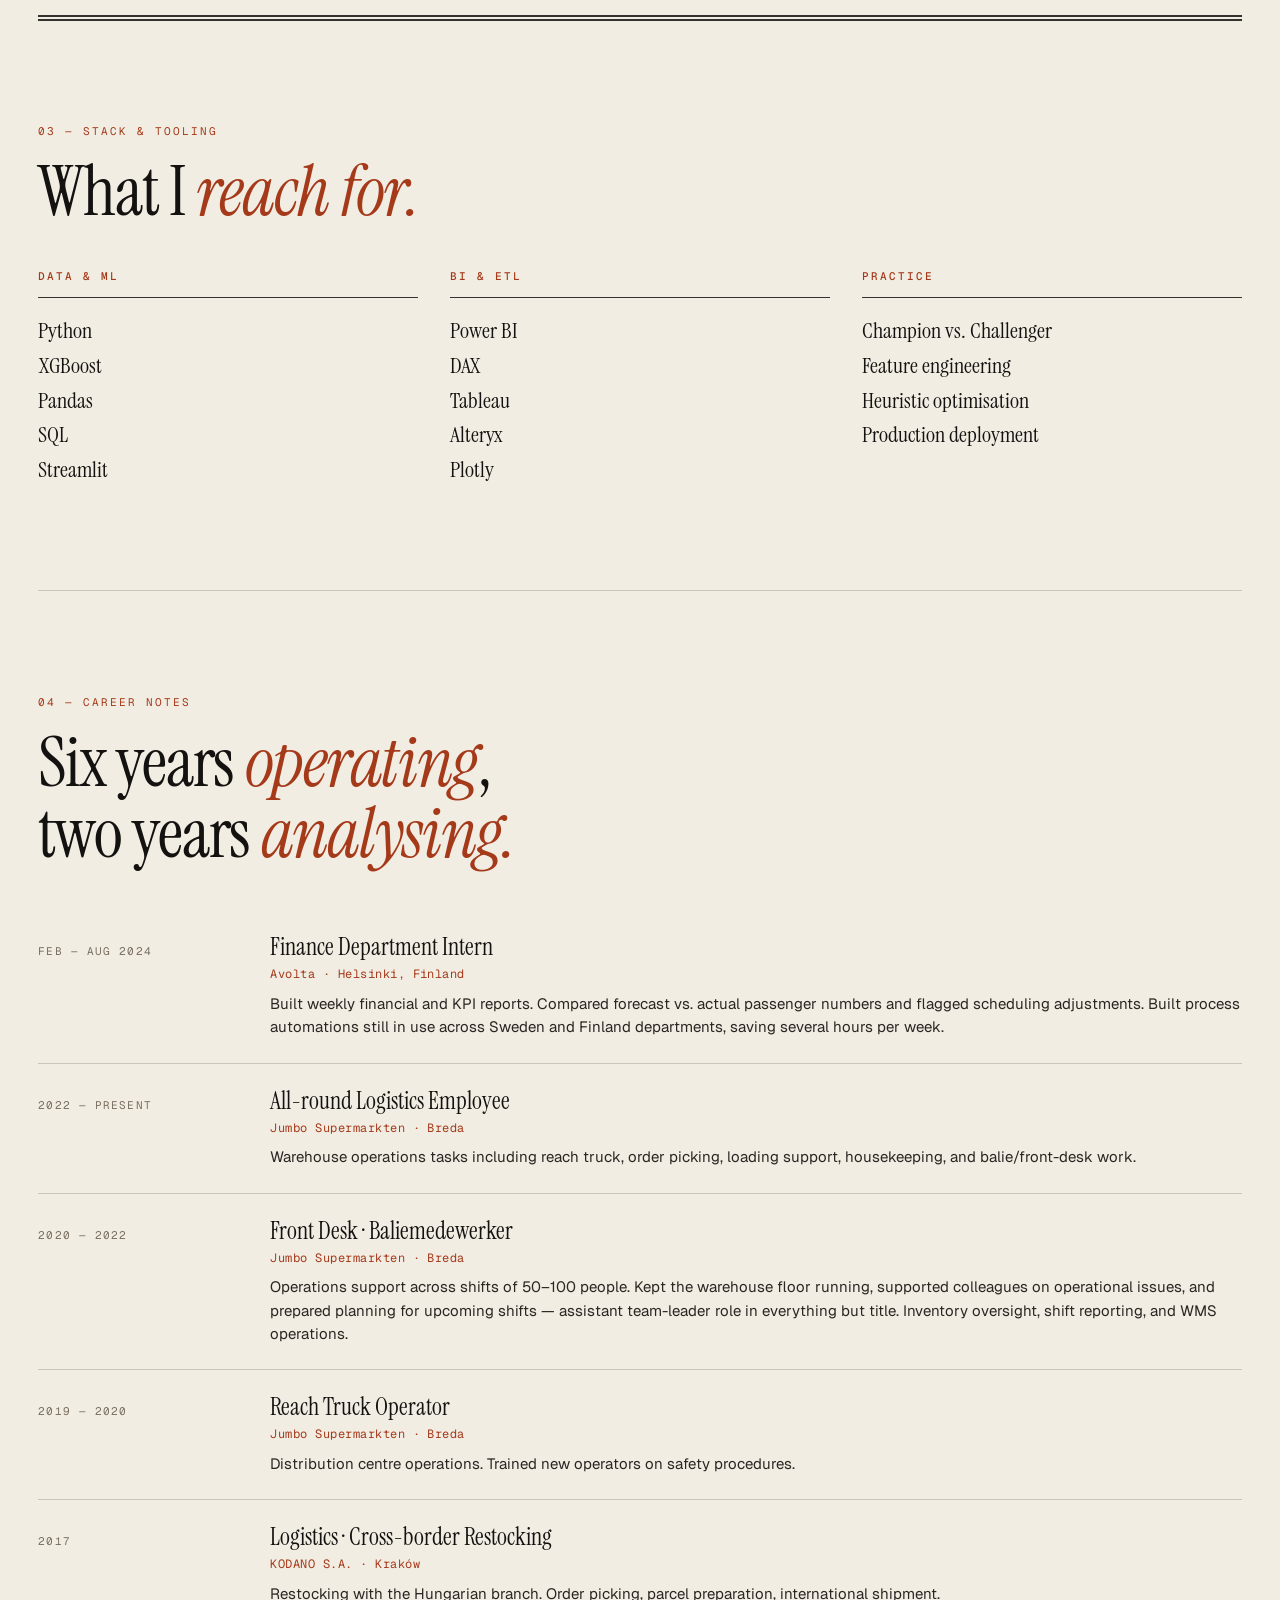
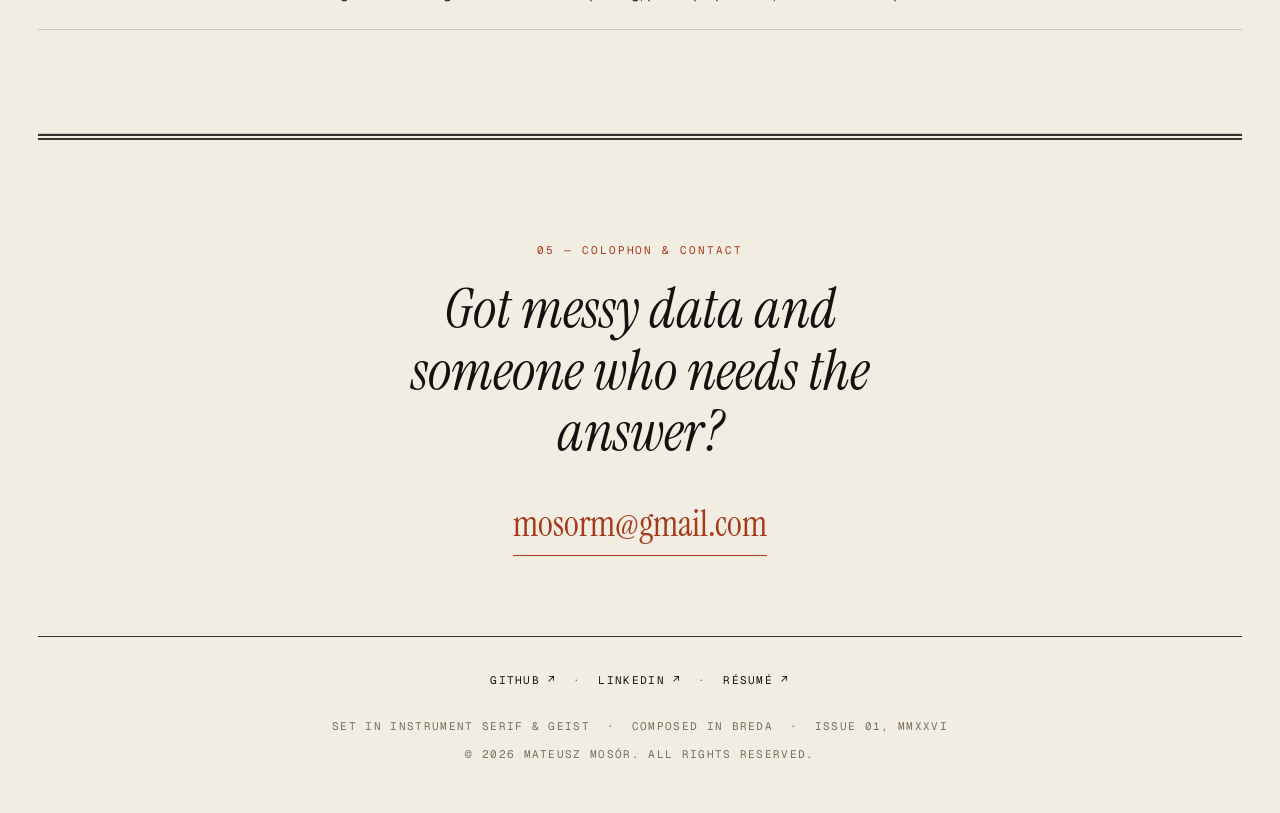
<file: pl/index.html>
<!DOCTYPE html>
<html lang="pl" data-lang-en="../index.html" data-lang-pl="./index.html">
<head>
<meta charset="UTF-8">
<meta name="viewport" content="width=device-width, initial-scale=1.0">

<title>Mateusz Mosór — Portfolio · Wydanie 01</title>
<meta name="description" content="Mateusz Mosór — absolwent Facility Management z minorem Data Science & AI. Wybrane projekty z obszaru uczenia maszynowego, Business Intelligence i badań operacyjnych.">
<meta name="author" content="Mateusz Mosór">

<!-- Open Graph / social preview -->
<meta property="og:type" content="website">
<meta property="og:title" content="Mateusz Mosór — Portfolio · Wydanie 01">
<meta property="og:description" content="Facility Management × Data Science. Wybrane projekty z obszaru uczenia maszynowego, BI i badań operacyjnych. Dostępny od lata 2026.">
<meta property="og:image" content="../assets/og-image.png">

<meta name="twitter:card" content="summary_large_image">
<meta name="twitter:title" content="Mateusz Mosór — Portfolio · Wydanie 01">
<meta name="twitter:description" content="Facility Management × Data Science. Wybrane projekty z obszaru uczenia maszynowego, BI i badań operacyjnych.">
<meta name="twitter:image" content="../assets/og-image.png">

<link rel="alternate" hreflang="en" href="../index.html">
<link rel="alternate" hreflang="pl" href="./index.html">
<link rel="alternate" hreflang="x-default" href="../index.html">

<link rel="icon" type="image/svg+xml" href="../assets/favicon.svg">

<!-- Fonts -->
<link rel="preconnect" href="https://fonts.googleapis.com">
<link rel="preconnect" href="https://fonts.gstatic.com" crossorigin>
<link href="https://fonts.googleapis.com/css2?family=Instrument+Serif:ital@0;1&family=Geist:wght@300;400;500;600&family=Geist+Mono:wght@400;500&display=swap" rel="stylesheet">

<link rel="stylesheet" href="../css/style.css">
</head>
<body>

<div class="progress-bar" aria-hidden="true"><div class="progress-bar-fill"></div></div>

<div class="lightbox" role="dialog" aria-hidden="true" aria-label="Podgląd obrazu">
  <button class="lightbox-btn lb-close" type="button" aria-label="Zamknij">×</button>
  <button class="lightbox-btn lb-prev" type="button" aria-label="Poprzedni obraz">‹</button>
  <button class="lightbox-btn lb-next" type="button" aria-label="Następny obraz">›</button>
  <img alt="">
  <div class="lb-counter"></div>
</div>

<div class="container">

  <header class="masthead">
    <div class="masthead-row">
      <span>Mosór &nbsp;·&nbsp; Wydanie 01 &nbsp;·&nbsp; MMXXVI</span>
      <div class="masthead-nav-wrap">
        <nav>
          <a href="#about">Profil</a>
          <a href="#work">Projekty</a>
          <a href="#stack">Stack</a>
          <a href="#career">Kariera</a>
          <a href="#contact">Kontakt</a>
        </nav>
        <div class="lang-switch" role="navigation" aria-label="Język">
          <a class="lang-switch-link" href="../index.html" hreflang="en" lang="en" data-lang-choice="en">EN</a>
          <span class="lang-switch-sep" aria-hidden="true">·</span>
          <a class="lang-switch-link is-active" href="./index.html" hreflang="pl" lang="pl" data-lang-choice="pl">PL</a>
        </div>
        <button class="theme-toggle" id="themeToggle" type="button" aria-label="Przełącz motyw">Ciemny</button>
      </div>
    </div>
  </header>

  <section class="hero">
    <div class="kicker">Portfolio · Mateusz Mosór · 2026</div>
    <h1 class="hero-headline">
      Zamieniam budynki<br>
      w <em>dane</em>, a dane<br>
      w <em>decyzje.</em>
    </h1>
    <div class="hero-meta">
      <div class="hero-meta-item">Specjalizacja<strong>FM × Data Science</strong></div>
      <div class="hero-meta-item">Lokalizacja<strong>Breda, Holandia</strong></div>
      <div class="hero-meta-item">Dyplom<strong>Czerwiec 2026</strong></div>
      <div class="hero-meta-item">Dostępność<strong>Lato 2026</strong></div>
    </div>
  </section>

  <section class="contents">
    <div class="label">— Spis treści —</div>
    <ol class="contents-list">
      <li><span class="contents-num">01</span><a href="#about">Profil</a><span class="contents-page">s. 02</span></li>
      <li><span class="contents-num">02</span><a href="#work">Wybrane projekty</a><span class="contents-page">s. 06</span></li>
      <li><span class="contents-num">03</span><a href="#stack">Stack i narzędzia</a><span class="contents-page">s. 14</span></li>
      <li><span class="contents-num">04</span><a href="#career">Notatki kariery</a><span class="contents-page">s. 18</span></li>
      <li><span class="contents-num">05</span><a href="#contact">Kolofon i kontakt</a><span class="contents-page">s. 24</span></li>
    </ol>
  </section>

  <section class="article" id="about">
    <div class="article-num">01 — Profil</div>
    <h2 class="article-headline">Od hali magazynowej do <em>pliku modelu.</em></h2>
    <div class="article-body">
      <aside class="article-aside">
        <div class="article-aside-row">Autor<strong>Mateusz Mosór</strong></div>
        <div class="article-aside-row">Studia<strong>BSc International Facility Management z minorem Data Science &amp; AI. Breda University of Applied Sciences. Dyplom: czerwiec 2026.</strong></div>
        <div class="article-aside-row">Obecnie<strong>Buduję Atrio — asystenta AI dla zespołów FM, opartego na Llama 3.1 i RAG. Zobacz <a href="#work" style="color:var(--accent);text-decoration:none;border-bottom:1px solid var(--accent);">.04</a>.</strong></div>
        <div class="article-aside-row">Języki<strong>Polski · Angielski (biegle) · Holenderski (podstawowy) · <a href="../index.html" hreflang="en" style="color:var(--accent);text-decoration:none;border-bottom:1px solid var(--accent);">Portfolio w wersji angielskiej</a></strong></div>
        <div class="article-aside-row">Poza pracą<strong>E-sport · Piłka nożna · Podróże</strong></div>
      </aside>
      <div class="prose">
        <p>Zanim po raz pierwszy otworzyłem Jupytera, spędziłem sześć lat na hali magazynowej — od wózka widłowego i recepcji aż po koordynację zespołów liczących od pięćdziesięciu do stu osób w Jumbo Breda. To właśnie tam szybko widać, że arkusz kalkulacyjny i rzeczywistość hali zgadzają się rzadziej, niż którakolwiek ze stron chce przyznać, a osoby z działu operacji przekonują się o tym już w pierwszym miesiącu pracy.</p>
        <p>W czerwcu kończę studia licencjackie z Facility Management na BUAS z minorem Data Science, a na początku 2024 roku odbyłem półroczny staż w dziale finansów Avolty w Helsinkach, gdzie zajmowałem się zestawianiem prognoz ruchu pasażerskiego z realizacją, cotygodniowymi raportami KPI oraz automatyzacjami procesów, które realnie wspierają decyzje planistyczne.</p>
        <div class="pull-quote">„Arkusz kalkulacyjny i rzeczywistość hali zgadzają się rzadziej, niż którakolwiek ze stron chce przyznać.”</div>
        <p>Szukam teraz pierwszej roli zawodowej, w której dane są nieuporządkowane, a odbiorcy naprawdę zależy na odpowiedzi — czy to w analityce danych, Business Intelligence, czy w badaniach operacyjnych. Sama nazwa stanowiska jest dla mnie mniej istotna niż to, czy praca dotyczy realnych problemów.</p>
      </div>
    </div>
  </section>

  <section id="work">
    <div class="work-header">
      <div class="article-num">02 — Wybrane projekty</div>
      <h2><em>Trzy</em> wdrożone, <em>jeden</em> w toku.</h2>
    </div>

    <article class="case">
      <div class="case-meta">
        <div class="case-num"><em>.01</em></div>
        <div class="case-category">Uczenie maszynowe · Wdrożenie produkcyjne</div>
        <h3 class="case-headline">Inteligentna detekcja <em>obłożenia</em></h3>
        <p class="case-lede">Prognozuje obłożenie pomieszczenia w czasie rzeczywistym na podstawie czterech sensorów — temperatury, wilgotności, CO₂ i natężenia światła — przy czym cały pipeline czyści dane, prowadzi feature engineering i waliduje model w układzie Champion vs. Challenger. Rozwiązanie wdrożyłem w Streamlit, więc możesz kliknąć i od razu wypróbować demo.</p>
        <div class="case-metrics">
          <div><div class="case-metric-label">Dokładność</div><div class="case-metric-value" data-count="85" data-prefix="≈" data-suffix="%">≈85%</div></div>
          <div><div class="case-metric-label">Wejścia</div><div class="case-metric-value">4 sensory</div></div>
          <div><div class="case-metric-label">Status</div><div class="case-metric-value">Live</div></div>
        </div>
        <div class="case-stack">
          <span>Python</span><span>XGBoost</span><span>Streamlit</span><span>Plotly</span><span>Pandas</span>
        </div>
        <div class="case-actions">
          <a href="https://office-occupancy-app.streamlit.app/" target="_blank" rel="noopener">Otwórz aplikację</a>
          <a href="https://github.com/Attenersi/occupancy-ml-streamlit" target="_blank" rel="noopener">Kod źródłowy</a>
        </div>
      </div>
      <figure>
        <div class="case-image"><img src="../assets/occupancy.jpg" alt="Interfejs aplikacji detekcji obłożenia" loading="lazy"></div>
        <figcaption class="case-caption">Rys. 01 — Interfejs Streamlit, zrzut ekranu.</figcaption>
      </figure>
    </article>

    <div class="case-embed">
      <div class="case-embed-label">
        <span><span class="live-dot"></span>Demo na żywo · Wypróbuj bezpośrednio na stronie</span>
        <a href="https://office-occupancy-app.streamlit.app/" target="_blank" rel="noopener">Otwórz w nowej karcie ↗</a>
      </div>
      <div class="case-iframe-wrap">
        <iframe
          src="https://office-occupancy-app.streamlit.app/?embed=true"
          loading="lazy"
          title="Aplikacja ML do detekcji obłożenia — demo na żywo"
          allow="fullscreen">
        </iframe>
      </div>
    </div>

    <article class="case">
      <div class="case-meta">
        <div class="case-num"><em>.02</em></div>
        <div class="case-category">Wizualizacja danych · Energetyka</div>
        <h3 class="case-headline">Dashboard <em>SDG</em> energetyki jądrowej</h3>
        <p class="case-lede">Wielostronicowy raport Power BI analizujący udział energetyki jądrowej i intensywność emisji CO₂ w europejskich systemach energetycznych, którego głównym wnioskiem jest korelacja −0,40 między udziałem energii jądrowej a emisją CO₂ na kWh. Nie jest to twierdzenie o związku przyczynowym, lecz prawidłowość, która konsekwentnie utrzymuje się w wielu krajach.</p>
        <div class="case-metrics">
          <div><div class="case-metric-label">Korelacja</div><div class="case-metric-value" data-count="-0.40" data-decimals="2">−0,40</div></div>
          <div><div class="case-metric-label">Zakres</div><div class="case-metric-value">Europa</div></div>
          <div><div class="case-metric-label">Format</div><div class="case-metric-value">Wielostronicowy</div></div>
        </div>
        <div class="case-stack">
          <span>Power BI</span><span>DAX</span><span>Excel</span>
        </div>
        <div class="case-actions">
          <a href="#contact">Poproś o prezentację</a>
        </div>
      </div>
      <figure data-gallery>
        <div class="case-image"><img src="../assets/sdg.jpg" alt="Dashboard Power BI SDG energii jądrowej — przegląd" loading="lazy"></div>
        <div class="case-thumbs">
          <button class="case-thumb" type="button" aria-label="Otwórz obraz"><img src="../assets/sdg_2.png" alt="Dashboard SDG — strona 2" loading="lazy"></button>
          <button class="case-thumb" type="button" aria-label="Otwórz obraz"><img src="../assets/sdg_3.png" alt="Dashboard SDG — strona 3" loading="lazy"></button>
          <button class="case-thumb" type="button" aria-label="Otwórz obraz"><img src="../assets/sdg_4.png" alt="Dashboard SDG — strona 4" loading="lazy"></button>
          <button class="case-thumb" type="button" aria-label="Otwórz obraz"><img src="../assets/sdg_5.png" alt="Dashboard SDG — strona 5" loading="lazy"></button>
        </div>
        <figcaption class="case-caption">Rys. 02 — Raport Power BI, pięć stron. Kliknij, aby powiększyć.</figcaption>
      </figure>
    </article>

    <article class="case">
      <div class="case-meta">
        <div class="case-num"><em>.03</em></div>
        <div class="case-category">Badania operacyjne · Projekt dla klienta</div>
        <h3 class="case-headline">Optymalizacja logistyki <em>DKG</em></h3>
        <p class="case-lede">Projekt dla De Keuken Groep, w którym mierzyliśmy się z pytaniem, jak załadować mieszany ładunek ciężkich i delikatnych kuchni do jednej ciężarówki tak, by dolna warstwa nie zgniotła górnej. Zaczęliśmy od machine learning, ale ponieważ dawał eleganckie rozwiązania ignorujące prawa fizyki, przeszliśmy na podejście heurystyczne z wizualizacją pakowania 3D. Rezultat był dwojaki — działający prototyp oraz mapa podejść, które nie spełniają ograniczeń — i oba okazały się przydatne dla kolejnego zespołu.</p>
        <div class="case-metrics">
          <div><div class="case-metric-label">Podejście</div><div class="case-metric-value">Heurystyka (DBLF)</div></div>
          <div><div class="case-metric-label">Walidacja</div><div class="case-metric-value">2 230 zamówień</div></div>
          <div><div class="case-metric-label">Zgodność LIFO</div><div class="case-metric-value">99%+</div></div>
        </div>
        <div class="case-stack">
          <span>Python</span><span>Heuristics</span><span>Streamlit</span><span>Plotly</span><span>Power BI</span><span>Docker</span>
        </div>
        <div class="case-actions">
          <a href="./case/dkg-logistics.html">Pełne studium przypadku</a>
          <a href="#contact">Porozmawiajmy o szczegółach</a>
        </div>
      </div>
      <figure data-gallery>
        <div class="case-image"><img src="../assets/optimization.jpg" alt="DKG — główna wizualizacja pakowania 3D" loading="lazy"></div>
        <div class="case-thumbs">
          <button class="case-thumb" type="button" aria-label="Otwórz obraz"><img src="../assets/optimization_2.png" alt="DKG pakowanie — widok 2" loading="lazy"></button>
          <button class="case-thumb" type="button" aria-label="Otwórz obraz"><img src="../assets/optimization_3.png" alt="DKG pakowanie — widok 3" loading="lazy"></button>
          <button class="case-thumb" type="button" aria-label="Otwórz obraz"><img src="../assets/optimization_4.png" alt="DKG pakowanie — widok 4" loading="lazy"></button>
        </div>
        <figcaption class="case-caption">Rys. 03 — Prototyp pakowania 3D, cztery widoki. Kliknij, aby powiększyć.</figcaption>
      </figure>
    </article>

    <article class="case">
      <div class="case-meta">
        <div class="case-num"><em>.04</em></div>
        <div class="case-category">LLM &amp; RAG · Solo · Open-source</div>
        <h3 class="case-headline"><em>Atrio</em></h3>
        <p class="case-lede">Asystent oparty na LLM dla zespołów facility management, który odpowiada na pytania z zakresu FM na podstawie dokumentacji budynku (RAG z podaniem źródeł) i zamienia zgłoszenia w ustrukturyzowane tickety, rozdzielając przy tym wiadomości dotyczące wielu problemów na osobne pozycje. Nie chodzi tu o mądrzejszego chatbota, lecz o skrócenie drogi od „najemca pisze jedno zdanie” do „zlecenie trafia do systemu”.</p>
        <div class="case-status">MVP · Iteracja · 2026</div>
        <div class="case-stack">
          <span>Llama 3.1</span><span>RAG</span><span>Chroma</span><span>FastAPI</span><span>Next.js</span><span>Python</span>
        </div>
        <div class="case-actions">
          <a href="./case/atrio.html">Pełne studium przypadku</a>
          <a href="https://github.com/Attenersi/atrio-fm-chatbot" target="_blank" rel="noopener">Kod źródłowy</a>
          <a href="#contact">Porozmawiajmy o projekcie</a>
        </div>
      </div>
      <figure>
        <div class="case-image case-blueprint"><pre><span class="bp-head">// architektura</span><span class="bp-step">baza wiedzy      </span>dokumentacja FM · vector store Chroma
       <span class="bp-arrow">↓</span>
<span class="bp-step">retrieval        </span>top-k · rerank · cytowane źródła
       <span class="bp-arrow">↓</span>
<span class="bp-step">wnioskowanie     </span>llama 3.1 · ustrukturyzowany JSON
       <span class="bp-arrow">↓</span>
<span class="bp-step">zabezpieczenia   </span>injection · deduplikacja · limity priorytetu
       <span class="bp-arrow">↓</span>
<span class="bp-step">warstwa akcji    </span>auto-ticket · wiele problemów · weryfikacja</pre></div>
        <figcaption class="case-caption">Rys. 04 — Architektura systemu. Pełne studium przypadku omawia każdą warstwę.</figcaption>
      </figure>
    </article>
  </section>

  <section class="stack" id="stack">
    <div class="article-num">03 — Stack i narzędzia</div>
    <h2 class="article-headline">Po co <em>sięgam.</em></h2>
    <div class="stack-grid">
      <div class="stack-col">
        <h4>Data &amp; ML</h4>
        <ul><li>Python</li><li>XGBoost</li><li>Pandas</li><li>SQL</li><li>Streamlit</li></ul>
      </div>
      <div class="stack-col">
        <h4>BI &amp; ETL</h4>
        <ul><li>Power BI</li><li>DAX</li><li>Tableau</li><li>Alteryx</li><li>Plotly</li></ul>
      </div>
      <div class="stack-col">
        <h4>Praktyka</h4>
        <ul><li>Champion vs. Challenger</li><li>Inżynieria cech</li><li>Optymalizacja heurystyczna</li><li>Wdrożenia produkcyjne</li></ul>
      </div>
    </div>
  </section>

  <section class="career" id="career">
    <div class="article-num">04 — Notatki kariery</div>
    <h2 class="article-headline">Sześć lat <em>operacji</em>, dwa lata <em>analizy.</em></h2>
    <div class="career-list">
      <div class="career-row">
        <div class="career-when">Lut — Sie 2024</div>
        <div class="career-what">
          <h5>Staż w dziale finansów</h5>
          <div class="career-where">Avolta · Helsinki, Finlandia</div>
          <p class="career-detail">Odpowiadałem za cotygodniowe raporty finansowe i KPI, zestawianie prognoz ruchu pasażerskiego z realizacją oraz sygnalizowanie potrzeby korekt w harmonogramach. Wdrożone wówczas automatyzacje procesów są nadal używane w Szwecji i Finlandii, gdzie oszczędzają kilka godzin tygodniowo.</p>
        </div>
      </div>
      <div class="career-row">
        <div class="career-when">2022 — obecnie</div>
        <div class="career-what">
          <h5>Pracownik logistyki — all-round</h5>
          <div class="career-where">Jumbo Supermarkten · Breda</div>
          <p class="career-detail">Operacje magazynowe obejmujące obsługę wózka widłowego, kompletację, wsparcie załadunku i utrzymanie porządku, a także pracę na recepcji i przy stanowisku obsługi.</p>
        </div>
      </div>
      <div class="career-row">
        <div class="career-when">2020 — 2022</div>
        <div class="career-what">
          <h5>Obsługa stanowiska · Baliemedewerker</h5>
          <div class="career-where">Jumbo Supermarkten · Breda</div>
          <p class="career-detail">Wsparcie operacji na zmianach liczących 50–100 osób, obejmujące utrzymanie hali, pomoc przy problemach operacyjnych oraz planowanie kolejnych zmian — była to w praktyce rola asystenta team leadera bez formalnego tytułu. Do moich zadań należał też nadzór nad zapasami, raporty zmianowe oraz obsługa systemu WMS.</p>
        </div>
      </div>
      <div class="career-row">
        <div class="career-when">2019 — 2020</div>
        <div class="career-what">
          <h5>Operator wózka widłowego</h5>
          <div class="career-where">Jumbo Supermarkten · Breda</div>
          <p class="career-detail">Centrum dystrybucyjne. Szkolenie nowych operatorów z procedur BHP.</p>
        </div>
      </div>
      <div class="career-row">
        <div class="career-when">2017</div>
        <div class="career-what">
          <h5>Logistyka · transgraniczne uzupełnianie zapasów</h5>
          <div class="career-where">KODANO S.A. · Kraków</div>
          <p class="career-detail">Uzupełnianie zapasów we współpracy z oddziałem węgierskim, obejmujące kompletację, przygotowanie paczek oraz wysyłki międzynarodowe.</p>
        </div>
      </div>
    </div>
  </section>

  <section class="colophon" id="contact">
    <div class="article-num" style="display:block;">05 — Kolofon i kontakt</div>
    <p class="colophon-headline">Masz nieuporządkowane dane i kogoś, komu zależy na odpowiedzi?</p>
    <a class="colophon-mail" href="mailto:mosorm@gmail.com">mosorm@gmail.com</a>
    <div class="colophon-meta">
      <div class="colophon-meta-row">
        <a href="https://github.com/Attenersi" target="_blank" rel="noopener">GitHub ↗</a>
        &nbsp;·&nbsp;
        <a href="https://www.linkedin.com/in/mateusz-mos%C3%B3r" target="_blank" rel="noopener">LinkedIn ↗</a>
        &nbsp;·&nbsp;
        <a href="../assets/resume.pdf" target="_blank" rel="noopener">CV ↗</a>
      </div>
      <div class="colophon-meta-row" style="margin-top: 1.5rem;">Instrument Serif &amp; Geist &nbsp;·&nbsp; Skład w Bredzie &nbsp;·&nbsp; Wydanie 01, MMXXVI</div>
      <div class="colophon-meta-row">© 2026 Mateusz Mosór. Wszelkie prawa zastrzeżone.</div>
    </div>
  </section>

</div>

<script src="../js/main.js"></script>
</body>
</html>
</file>
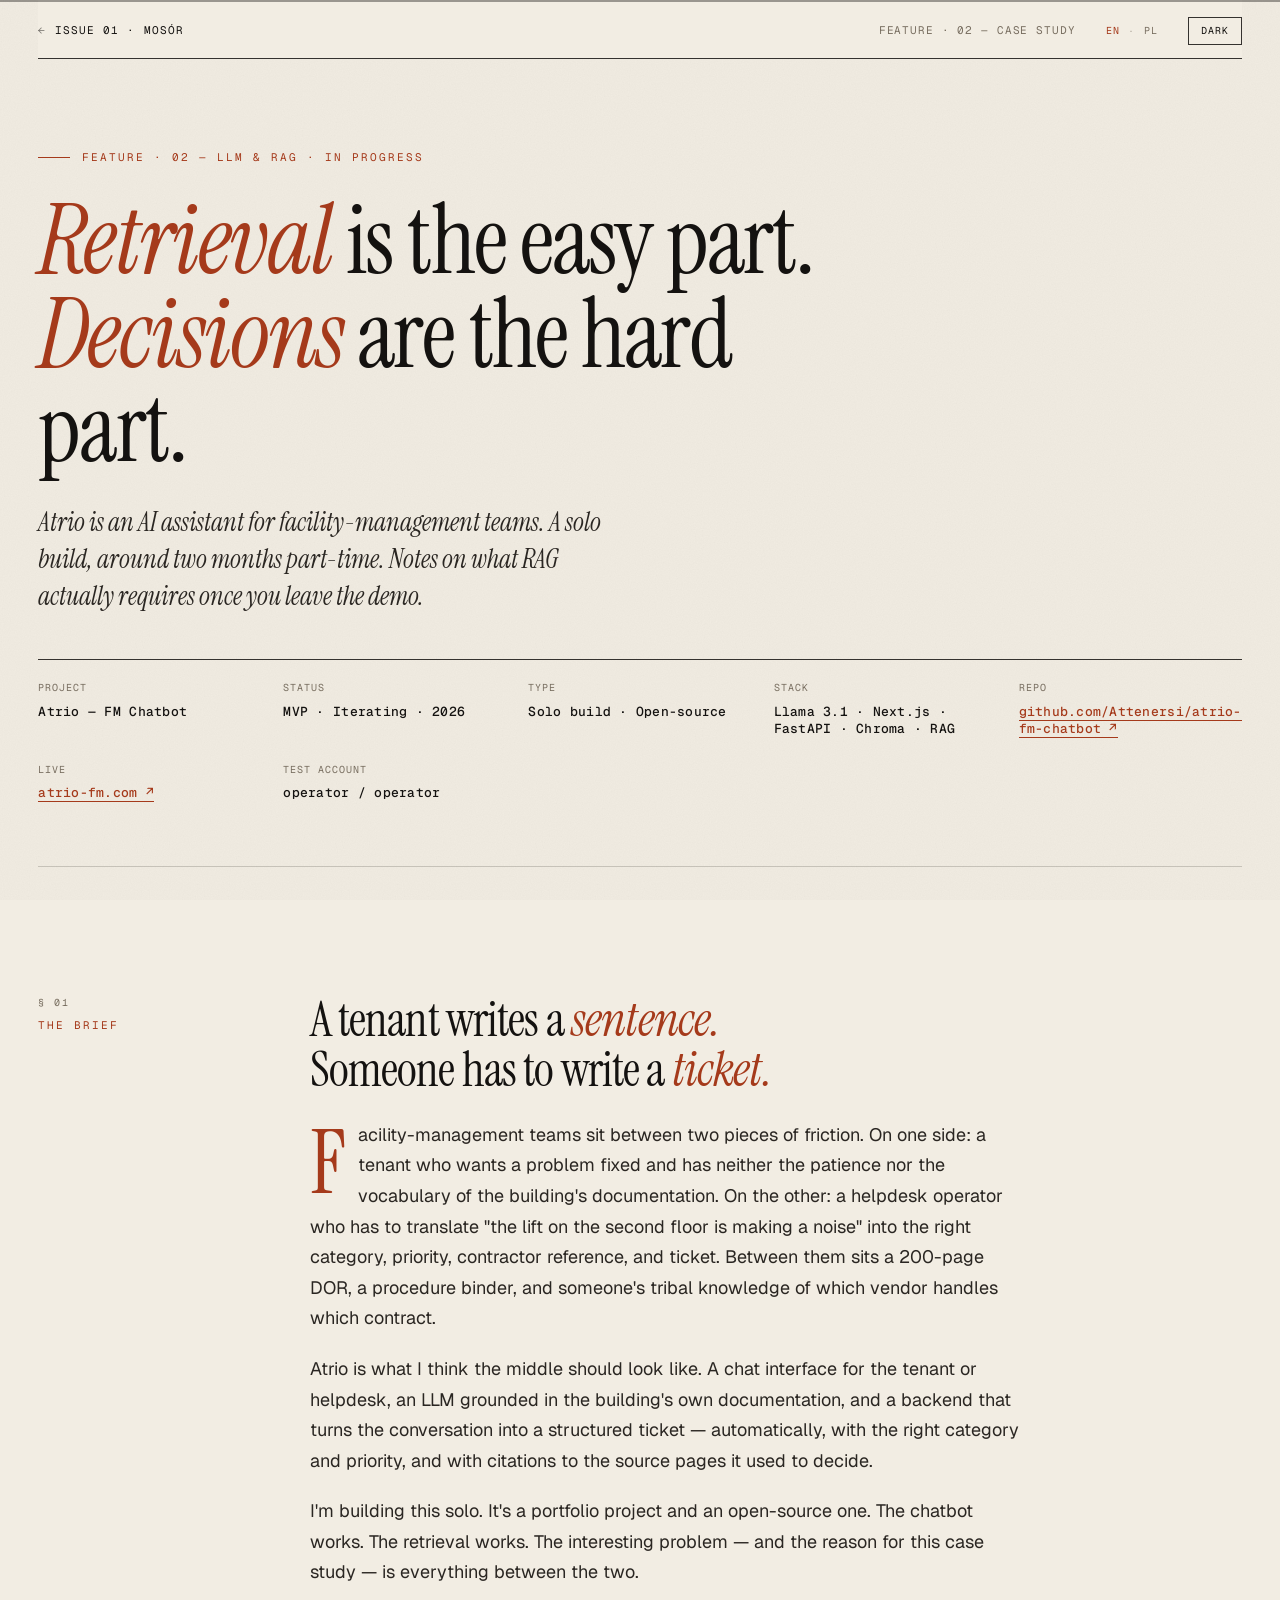
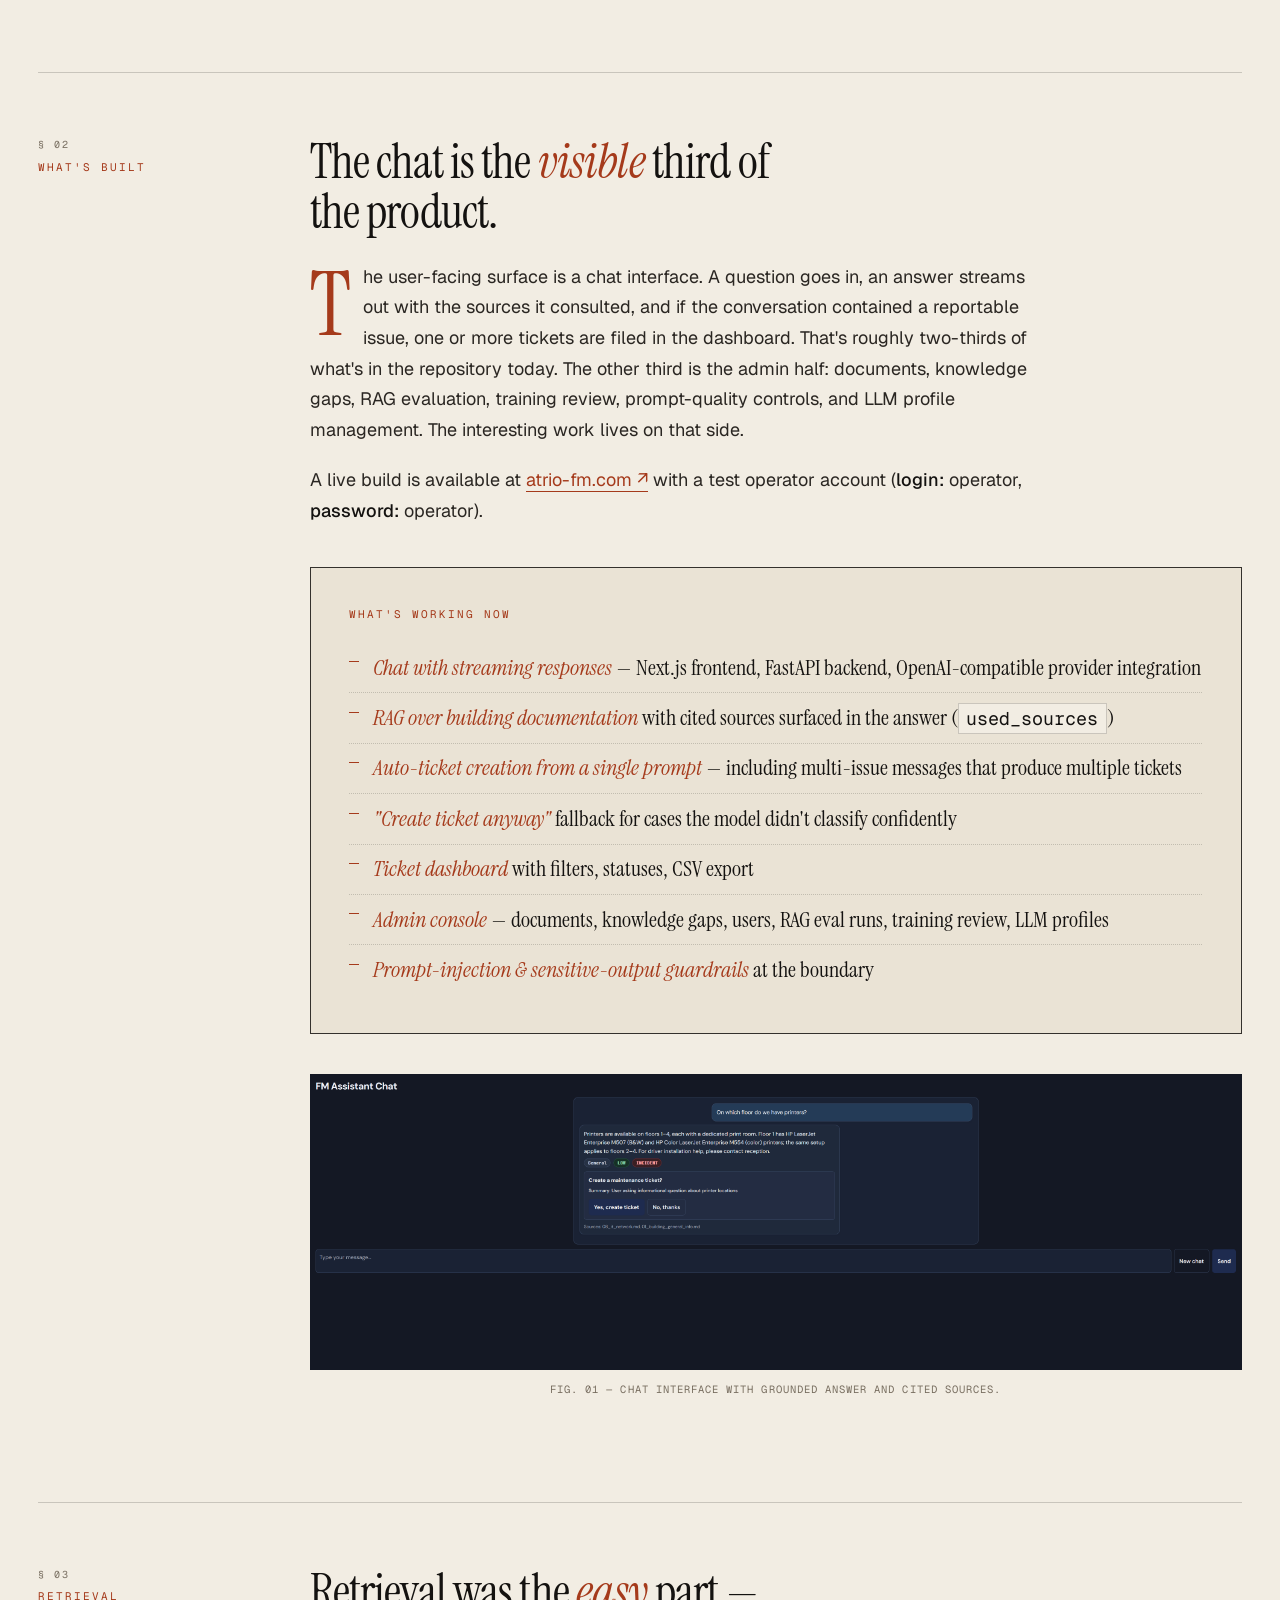
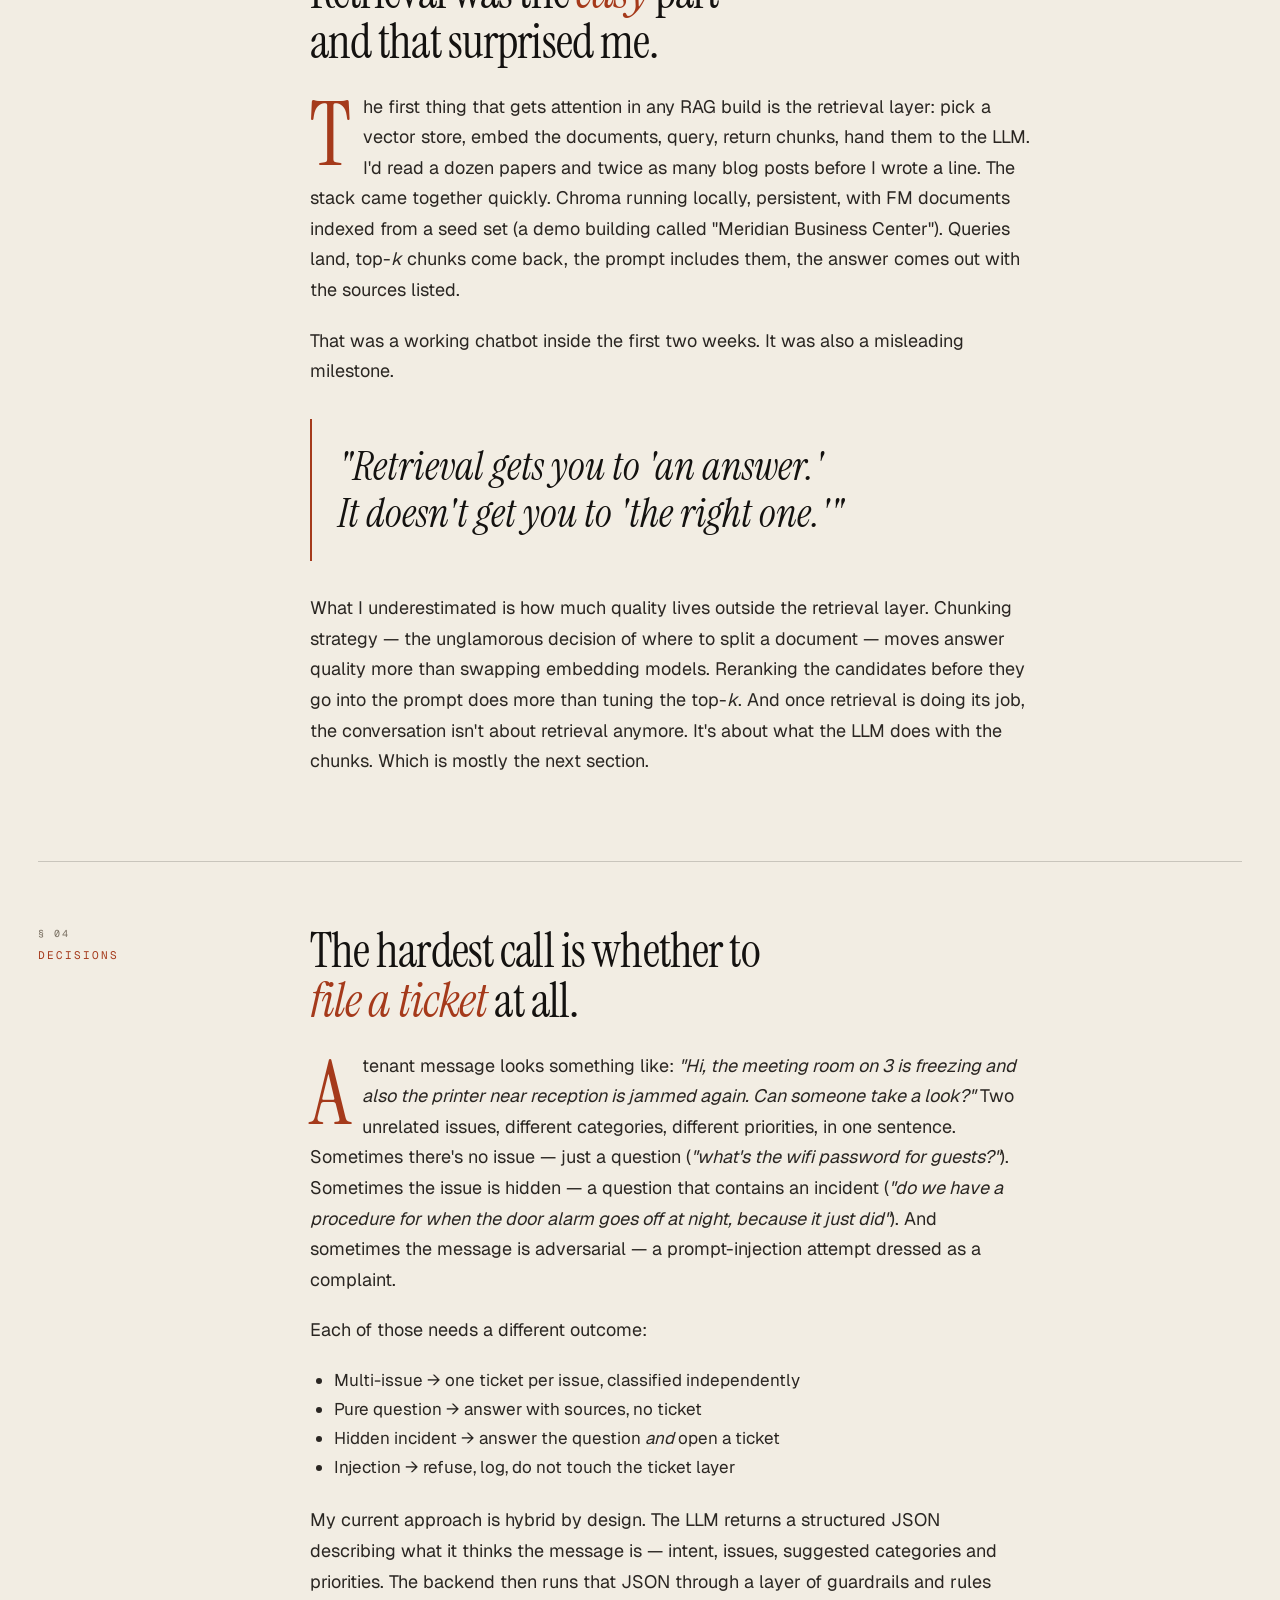
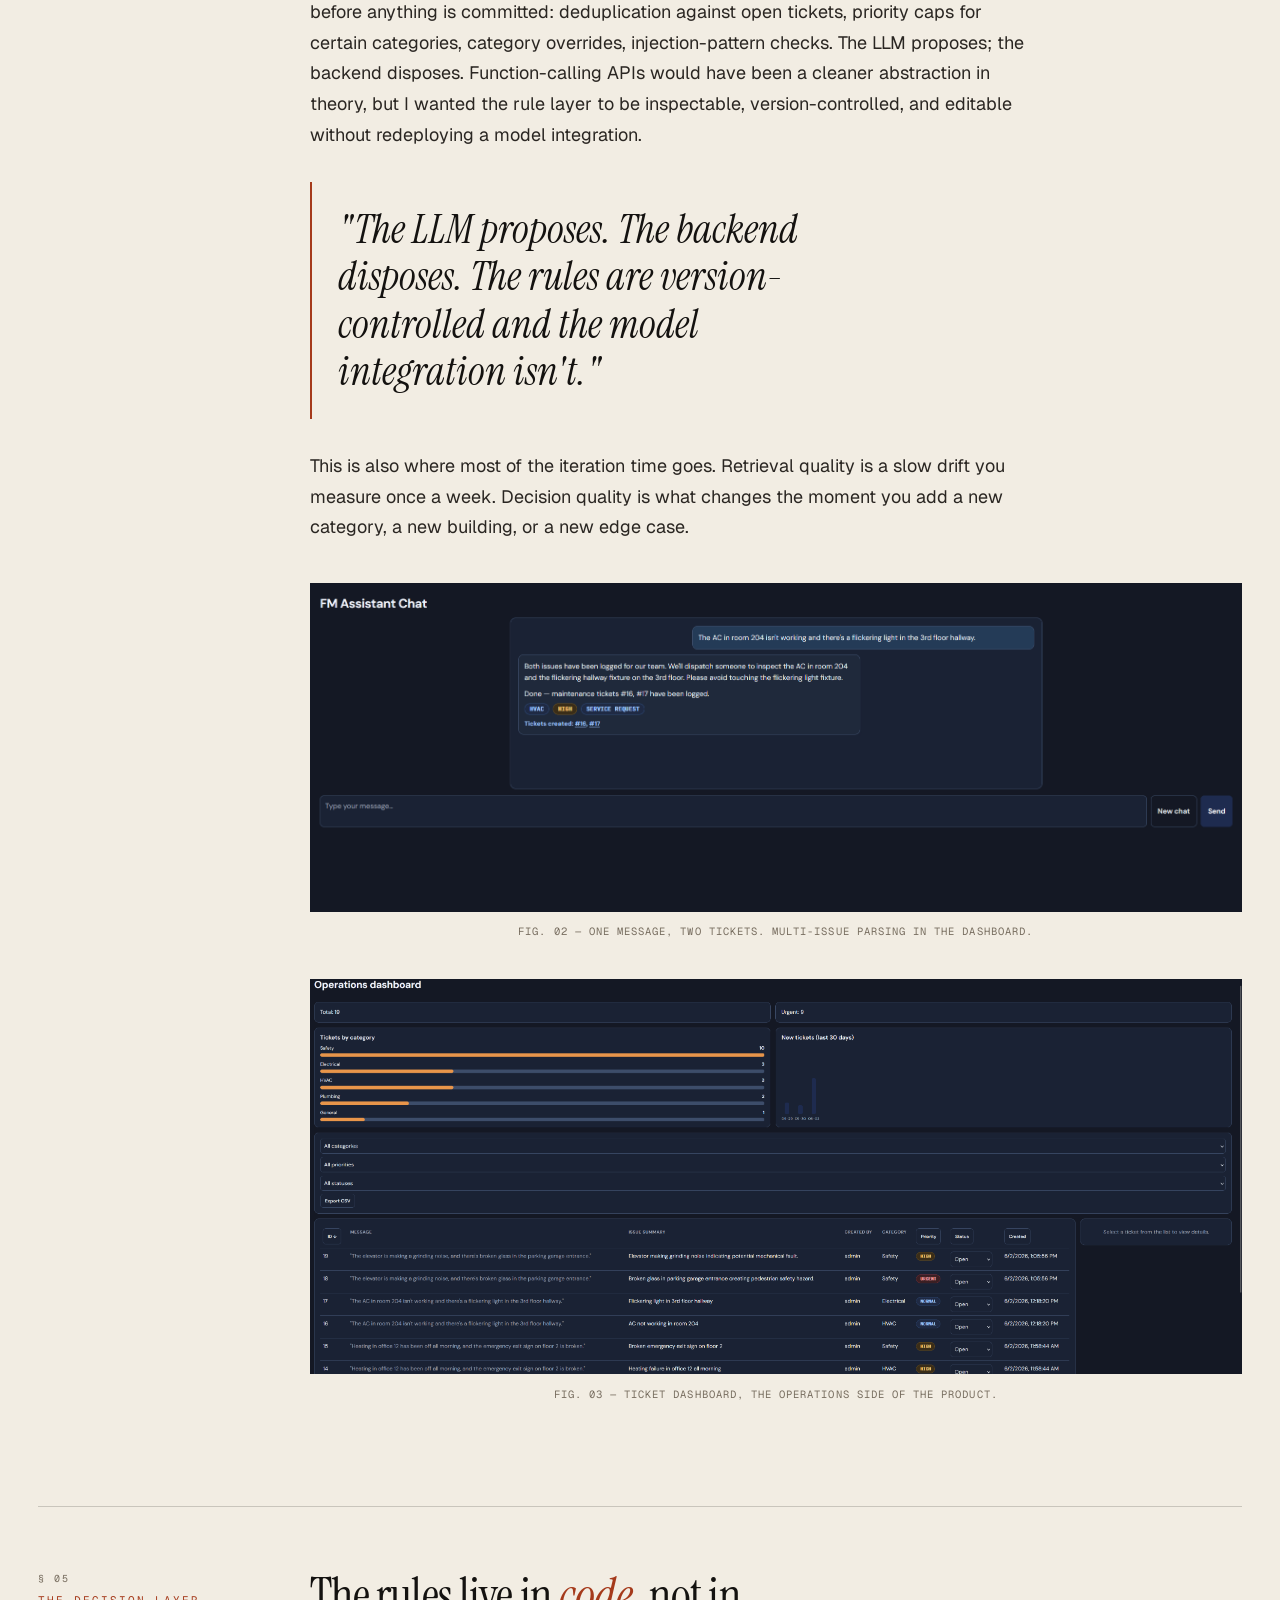
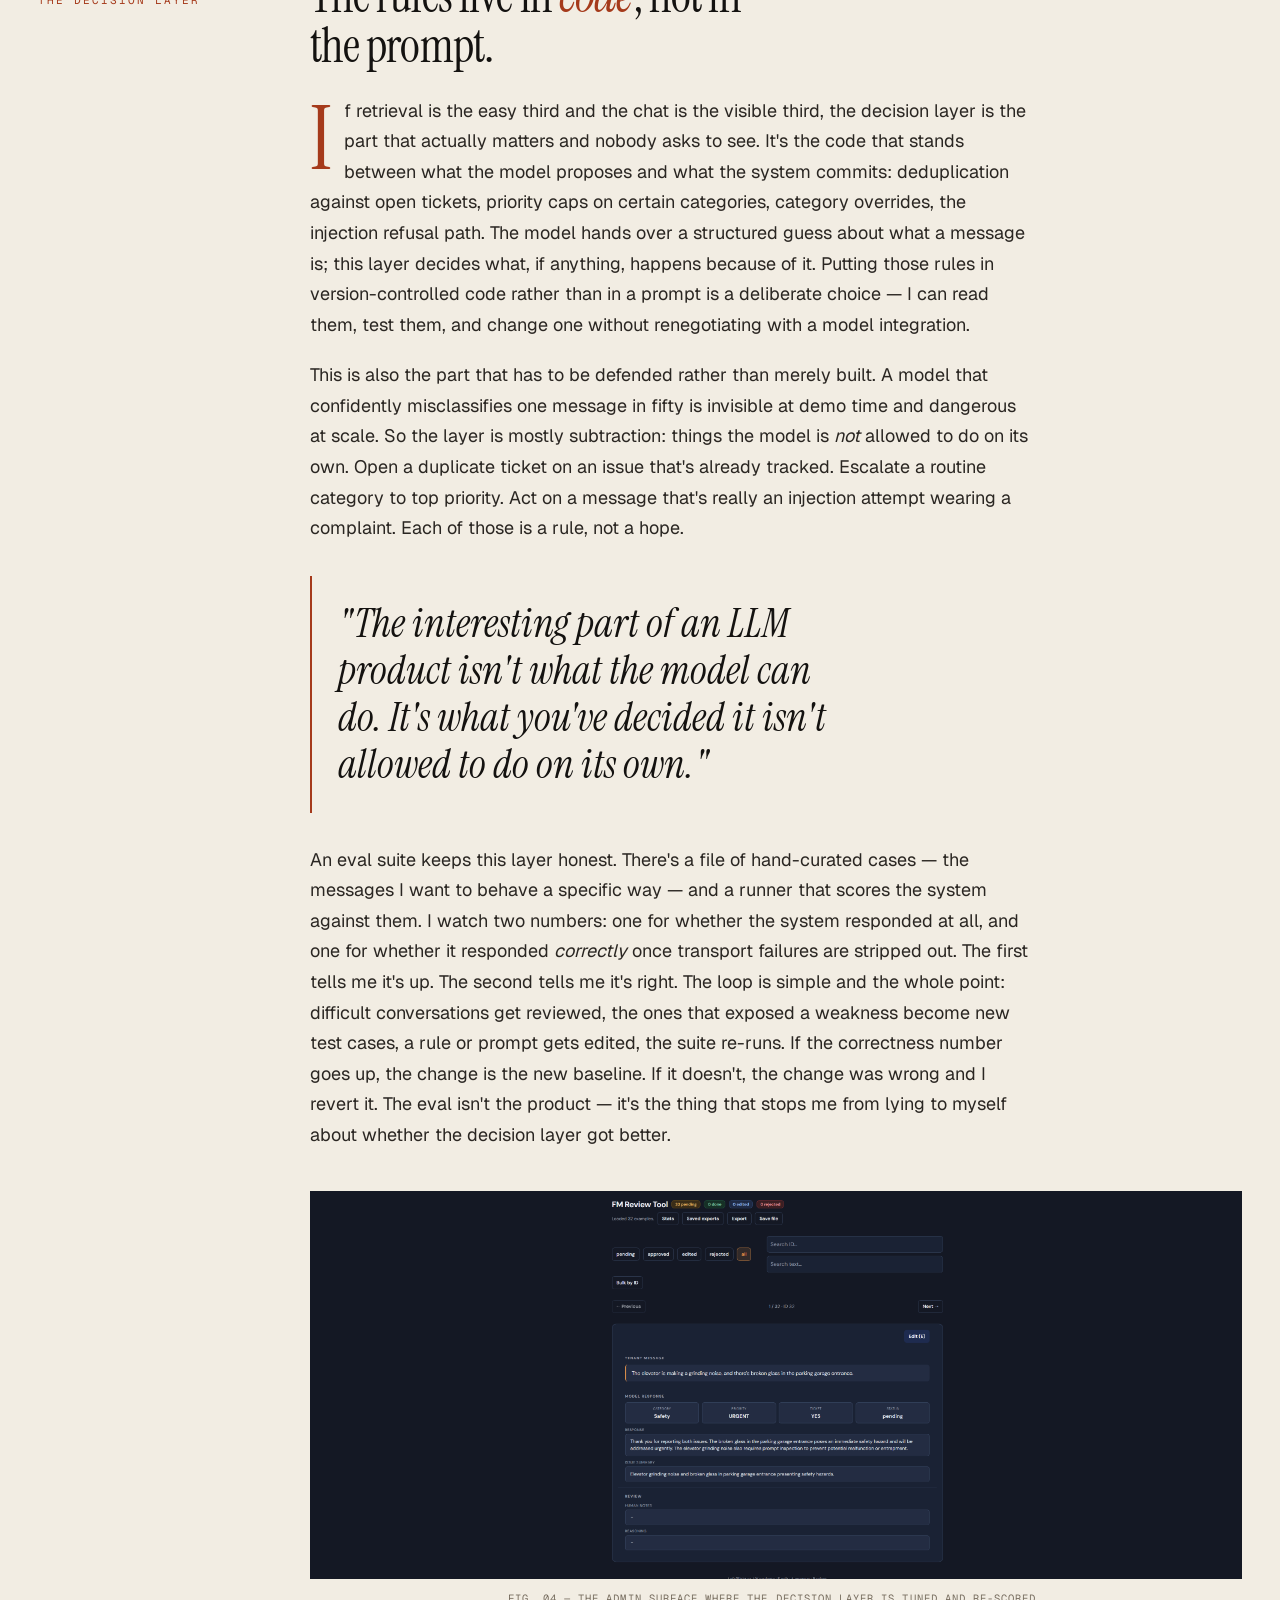
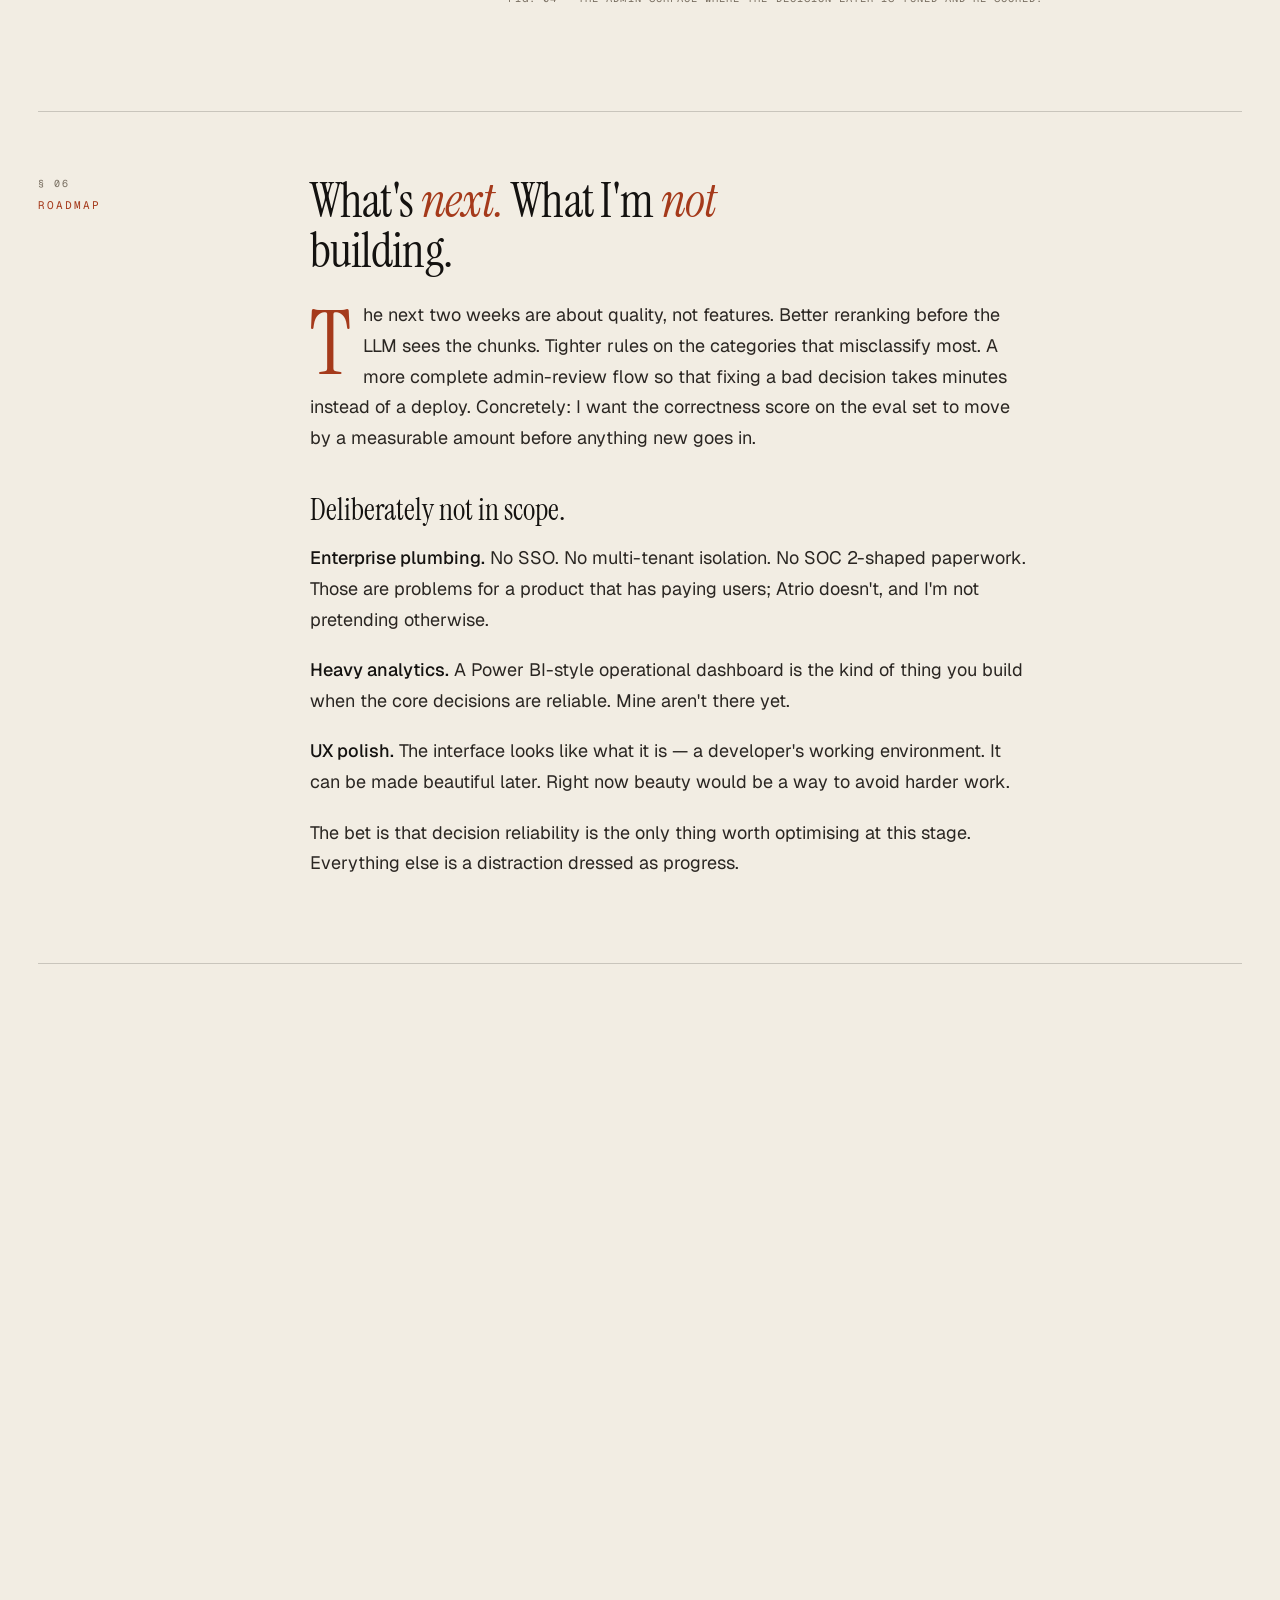
<file: case/atrio.html>
<!DOCTYPE html>
<html lang="en" data-lang-en="../case/atrio.html" data-lang-pl="../pl/case/atrio.html">
<head>
<meta charset="UTF-8">
<meta name="viewport" content="width=device-width, initial-scale=1.0">

<title>Retrieval is the easy part — Atrio · Mateusz Mosór · Feature 02</title>
<meta name="description" content="Atrio is an AI assistant for facility-management teams. A solo build, around two months part-time. Notes on what RAG actually requires once you leave the demo.">
<meta name="author" content="Mateusz Mosór">

<!-- Open Graph -->
<meta property="og:type" content="article">
<meta property="og:title" content="Retrieval is the easy part. Decisions are the hard part.">
<meta property="og:description" content="Building Atrio — an AI assistant for facility-management teams. A working MVP, in iteration. Solo build.">
<meta property="og:image" content="../assets/og-image.png">

<meta name="twitter:card" content="summary_large_image">
<meta name="twitter:title" content="Retrieval is the easy part. Decisions are the hard part.">
<meta name="twitter:description" content="Building Atrio — an AI assistant for facility-management teams. Notes on RAG after the demo.">
<meta name="twitter:image" content="../assets/og-image.png">

<link rel="alternate" hreflang="en" href="../case/atrio.html">
<link rel="alternate" hreflang="pl" href="../pl/case/atrio.html">
<link rel="alternate" hreflang="x-default" href="../case/atrio.html">

<link rel="icon" type="image/svg+xml" href="../assets/favicon.svg">

<!-- Fonts -->
<link rel="preconnect" href="https://fonts.googleapis.com">
<link rel="preconnect" href="https://fonts.gstatic.com" crossorigin>
<link href="https://fonts.googleapis.com/css2?family=Instrument+Serif:ital@0;1&family=Geist:wght@300;400;500;600&family=Geist+Mono:wght@400;500&display=swap" rel="stylesheet">

<link rel="stylesheet" href="../css/style.css">
</head>
<body>

<div class="progress-bar" aria-hidden="true"><div class="progress-bar-fill"></div></div>

<div class="lightbox" role="dialog" aria-hidden="true" aria-label="Image viewer">
  <button class="lightbox-btn lb-close" type="button" aria-label="Close">×</button>
  <button class="lightbox-btn lb-prev" type="button" aria-label="Previous image">‹</button>
  <button class="lightbox-btn lb-next" type="button" aria-label="Next image">›</button>
  <img alt="">
  <div class="lb-counter"></div>
</div>

<div class="container">

  <!-- =====================================================
       Masthead
       ===================================================== -->
  <header class="masthead">
    <div class="masthead-row">
      <a class="masthead-back" href="../index.html">Issue 01 · Mosór</a>
      <div class="masthead-nav-wrap">
        <span style="color: var(--muted);">Feature · 02 — Case Study</span>
        <div class="lang-switch" role="navigation" aria-label="Language">
          <a class="lang-switch-link is-active" href="../case/atrio.html" hreflang="en" lang="en" data-lang-choice="en">EN</a>
          <span class="lang-switch-sep" aria-hidden="true">·</span>
          <a class="lang-switch-link" href="../pl/case/atrio.html" hreflang="pl" lang="pl" data-lang-choice="pl">PL</a>
        </div>
        <button class="theme-toggle" id="themeToggle" type="button" aria-label="Toggle theme">Dark</button>
      </div>
    </div>
  </header>

  <!-- =====================================================
       Hero
       ===================================================== -->
  <section class="case-hero">
    <div class="kicker">Feature · 02 — LLM &amp; RAG · In progress</div>
    <h1 class="case-hero-headline">
      <em>Retrieval</em> is the easy part.<br>
      <em>Decisions</em> are the hard part.
    </h1>
    <p class="case-hero-dek">
      Atrio is an AI assistant for facility-management teams. A solo build,
      around two months part-time. Notes on what RAG actually requires once
      you leave the demo.
    </p>
    <div class="case-hero-meta">
      <div class="case-hero-meta-item">Project<strong>Atrio — FM Chatbot</strong></div>
      <div class="case-hero-meta-item">Status<strong>MVP · Iterating · 2026</strong></div>
      <div class="case-hero-meta-item">Type<strong>Solo build · Open-source</strong></div>
      <div class="case-hero-meta-item">Stack<strong>Llama 3.1 · Next.js · FastAPI · Chroma · RAG</strong></div>
      <div class="case-hero-meta-item">Repo<strong><a href="https://github.com/Attenersi/atrio-fm-chatbot" target="_blank" rel="noopener" style="color: var(--accent); text-decoration: none; border-bottom: 1px solid var(--accent);">github.com/Attenersi/atrio-fm-chatbot ↗</a></strong></div>
      <div class="case-hero-meta-item">Live<strong><a href="https://atrio-fm.com" target="_blank" rel="noopener" style="color: var(--accent); text-decoration: none; border-bottom: 1px solid var(--accent);">atrio-fm.com ↗</a></strong></div>
      <div class="case-hero-meta-item">Test account<strong>operator / operator</strong></div>
    </div>
  </section>

  <!-- =====================================================
       Body
       ===================================================== -->
  <div class="case-body">

    <!-- ----- §01 The brief ----- -->
    <section class="case-section">
      <div class="case-section-label">
        <span class="case-section-num">§ 01</span>
        The brief
      </div>
      <div class="case-prose">
        <h2>A tenant writes a <em>sentence.</em> Someone has to write a <em>ticket.</em></h2>
        <p>Facility-management teams sit between two pieces of friction. On one side: a tenant who wants a problem fixed and has neither the patience nor the vocabulary of the building's documentation. On the other: a helpdesk operator who has to translate "the lift on the second floor is making a noise" into the right category, priority, contractor reference, and ticket. Between them sits a 200-page DOR, a procedure binder, and someone's tribal knowledge of which vendor handles which contract.</p>
        <p class="no-dropcap">Atrio is what I think the middle should look like. A chat interface for the tenant or helpdesk, an LLM grounded in the building's own documentation, and a backend that turns the conversation into a structured ticket — automatically, with the right category and priority, and with citations to the source pages it used to decide.</p>
        <p class="no-dropcap">I'm building this solo. It's a portfolio project and an open-source one. The chatbot works. The retrieval works. The interesting problem — and the reason for this case study — is everything between the two.</p>
      </div>
    </section>

    <!-- ----- §02 The shape of it ----- -->
    <section class="case-section">
      <div class="case-section-label">
        <span class="case-section-num">§ 02</span>
        What's built
      </div>
      <div class="case-prose">
        <h2>The chat is the <em>visible</em> third of the product.</h2>
        <p>The user-facing surface is a chat interface. A question goes in, an answer streams out with the sources it consulted, and if the conversation contained a reportable issue, one or more tickets are filed in the dashboard. That's roughly two-thirds of what's in the repository today. The other third is the admin half: documents, knowledge gaps, RAG evaluation, training review, prompt-quality controls, and LLM profile management. The interesting work lives on that side.</p>
        <p class="no-dropcap">A live build is available at <a href="https://atrio-fm.com" target="_blank" rel="noopener" style="color: var(--accent); text-decoration: none; border-bottom: 1px solid var(--accent);">atrio-fm.com ↗</a> with a test operator account (<strong>login:</strong> operator, <strong>password:</strong> operator).</p>

        <div class="owned-list">
          <div class="owned-list-head">What's working now</div>
          <ul>
            <li><em>Chat with streaming responses</em> — Next.js frontend, FastAPI backend, OpenAI-compatible provider integration</li>
            <li><em>RAG over building documentation</em> with cited sources surfaced in the answer (<code style="font-family: var(--font-mono); font-size: 0.85em; padding: 0.15em 0.4em; background: var(--bg); border: 1px solid var(--rule);">used_sources</code>)</li>
            <li><em>Auto-ticket creation from a single prompt</em> — including multi-issue messages that produce multiple tickets</li>
            <li><em>"Create ticket anyway"</em> fallback for cases the model didn't classify confidently</li>
            <li><em>Ticket dashboard</em> with filters, statuses, CSV export</li>
            <li><em>Admin console</em> — documents, knowledge gaps, users, RAG eval runs, training review, LLM profiles</li>
            <li><em>Prompt-injection &amp; sensitive-output guardrails</em> at the boundary</li>
          </ul>
        </div>

        <figure class="case-figure" data-gallery="atrio-case">
          <img
            src="../assets/atrio/chat-rag.png"
            alt="Atrio chat interface with grounded response and created ticket"
            loading="lazy">
          <figcaption>Fig. 01 — Chat interface with grounded answer and cited sources.</figcaption>
        </figure>
      </div>
    </section>

    <!-- ----- §03 Retrieval — easy part ----- -->
    <section class="case-section">
      <div class="case-section-label">
        <span class="case-section-num">§ 03</span>
        Retrieval
      </div>
      <div class="case-prose">
        <h2>Retrieval was the <em>easy</em> part — and that surprised me.</h2>
        <p>The first thing that gets attention in any RAG build is the retrieval layer: pick a vector store, embed the documents, query, return chunks, hand them to the LLM. I'd read a dozen papers and twice as many blog posts before I wrote a line. The stack came together quickly. Chroma running locally, persistent, with FM documents indexed from a seed set (a demo building called "Meridian Business Center"). Queries land, top-<em>k</em> chunks come back, the prompt includes them, the answer comes out with the sources listed.</p>
        <p class="no-dropcap">That was a working chatbot inside the first two weeks. It was also a misleading milestone.</p>

        <div class="pull-quote">"Retrieval gets you to 'an answer.' It doesn't get you to 'the right one.'"</div>

        <p class="no-dropcap">What I underestimated is how much quality lives outside the retrieval layer. Chunking strategy — the unglamorous decision of where to split a document — moves answer quality more than swapping embedding models. Reranking the candidates before they go into the prompt does more than tuning the top-<em>k</em>. And once retrieval is doing its job, the conversation isn't about retrieval anymore. It's about what the LLM does with the chunks. Which is mostly the next section.</p>
      </div>
    </section>

    <!-- ----- §04 Decisions — hard part ----- -->
    <section class="case-section">
      <div class="case-section-label">
        <span class="case-section-num">§ 04</span>
        Decisions
      </div>
      <div class="case-prose">
        <h2>The hardest call is whether to <em>file a ticket</em> at all.</h2>
        <p>A tenant message looks something like: <em>"Hi, the meeting room on 3 is freezing and also the printer near reception is jammed again. Can someone take a look?"</em> Two unrelated issues, different categories, different priorities, in one sentence. Sometimes there's no issue — just a question (<em>"what's the wifi password for guests?"</em>). Sometimes the issue is hidden — a question that contains an incident (<em>"do we have a procedure for when the door alarm goes off at night, because it just did"</em>). And sometimes the message is adversarial — a prompt-injection attempt dressed as a complaint.</p>

        <p class="no-dropcap">Each of those needs a different outcome:</p>
        <ul style="margin: 1rem 0 1.5rem 0; padding-left: 1.5rem; color: var(--ink-soft); font-size: 17px; line-height: 1.7;">
          <li>Multi-issue → one ticket per issue, classified independently</li>
          <li>Pure question → answer with sources, no ticket</li>
          <li>Hidden incident → answer the question <em>and</em> open a ticket</li>
          <li>Injection → refuse, log, do not touch the ticket layer</li>
        </ul>

        <p class="no-dropcap">My current approach is hybrid by design. The LLM returns a structured JSON describing what it thinks the message is — intent, issues, suggested categories and priorities. The backend then runs that JSON through a layer of guardrails and rules before anything is committed: deduplication against open tickets, priority caps for certain categories, category overrides, injection-pattern checks. The LLM proposes; the backend disposes. Function-calling APIs would have been a cleaner abstraction in theory, but I wanted the rule layer to be inspectable, version-controlled, and editable without redeploying a model integration.</p>

        <div class="pull-quote">"The LLM proposes. The backend disposes. The rules are version-controlled and the model integration isn't."</div>

        <p class="no-dropcap">This is also where most of the iteration time goes. Retrieval quality is a slow drift you measure once a week. Decision quality is what changes the moment you add a new category, a new building, or a new edge case.</p>

        <figure class="case-figure" data-gallery="atrio-case">
          <img
            src="../assets/atrio/multi-ticket.png"
            alt="Atrio chat where one message creates multiple maintenance tickets"
            loading="lazy">
          <figcaption>Fig. 02 — One message, two tickets. Multi-issue parsing in the dashboard.</figcaption>
        </figure>

        <figure class="case-figure" data-gallery="atrio-case">
          <img
            src="../assets/atrio/dashboard.png"
            alt="Atrio operations dashboard with categories, priorities, and ticket list"
            loading="lazy">
          <figcaption>Fig. 03 — Ticket dashboard, the operations side of the product.</figcaption>
        </figure>
      </div>
    </section>

    <!-- ----- §05 The decision layer ----- -->
    <section class="case-section">
      <div class="case-section-label">
        <span class="case-section-num">§ 05</span>
        The decision layer
      </div>
      <div class="case-prose">
        <h2>The rules live in <em>code</em>, not in the prompt.</h2>
        <p>If retrieval is the easy third and the chat is the visible third, the decision layer is the part that actually matters and nobody asks to see. It's the code that stands between what the model proposes and what the system commits: deduplication against open tickets, priority caps on certain categories, category overrides, the injection refusal path. The model hands over a structured guess about what a message is; this layer decides what, if anything, happens because of it. Putting those rules in version-controlled code rather than in a prompt is a deliberate choice — I can read them, test them, and change one without renegotiating with a model integration.</p>

        <p class="no-dropcap">This is also the part that has to be defended rather than merely built. A model that confidently misclassifies one message in fifty is invisible at demo time and dangerous at scale. So the layer is mostly subtraction: things the model is <em>not</em> allowed to do on its own. Open a duplicate ticket on an issue that's already tracked. Escalate a routine category to top priority. Act on a message that's really an injection attempt wearing a complaint. Each of those is a rule, not a hope.</p>

        <div class="pull-quote">"The interesting part of an LLM product isn't what the model can do. It's what you've decided it isn't allowed to do on its own."</div>

        <p class="no-dropcap">An eval suite keeps this layer honest. There's a file of hand-curated cases — the messages I want to behave a specific way — and a runner that scores the system against them. I watch two numbers: one for whether the system responded at all, and one for whether it responded <em>correctly</em> once transport failures are stripped out. The first tells me it's up. The second tells me it's right. The loop is simple and the whole point: difficult conversations get reviewed, the ones that exposed a weakness become new test cases, a rule or prompt gets edited, the suite re-runs. If the correctness number goes up, the change is the new baseline. If it doesn't, the change was wrong and I revert it. The eval isn't the product — it's the thing that stops me from lying to myself about whether the decision layer got better.</p>

        <figure class="case-figure" data-gallery="atrio-case">
          <img
            src="../assets/atrio/admin-eval.png"
            alt="Atrio admin and operations view used to tune decision behavior"
            loading="lazy">
          <figcaption>Fig. 04 — The admin surface where the decision layer is tuned and re-scored.</figcaption>
        </figure>
      </div>
    </section>

    <!-- ----- §06 What's next, what's cut ----- -->
    <section class="case-section">
      <div class="case-section-label">
        <span class="case-section-num">§ 06</span>
        Roadmap
      </div>
      <div class="case-prose">
        <h2>What's <em>next.</em> What I'm <em>not</em> building.</h2>
        <p>The next two weeks are about quality, not features. Better reranking before the LLM sees the chunks. Tighter rules on the categories that misclassify most. A more complete admin-review flow so that fixing a bad decision takes minutes instead of a deploy. Concretely: I want the correctness score on the eval set to move by a measurable amount before anything new goes in.</p>

        <h3>Deliberately not in scope.</h3>
        <p class="no-dropcap"><strong>Enterprise plumbing.</strong> No SSO. No multi-tenant isolation. No SOC 2-shaped paperwork. Those are problems for a product that has paying users; Atrio doesn't, and I'm not pretending otherwise.</p>
        <p class="no-dropcap"><strong>Heavy analytics.</strong> A Power BI-style operational dashboard is the kind of thing you build when the core decisions are reliable. Mine aren't there yet.</p>
        <p class="no-dropcap"><strong>UX polish.</strong> The interface looks like what it is — a developer's working environment. It can be made beautiful later. Right now beauty would be a way to avoid harder work.</p>

        <p class="no-dropcap">The bet is that decision reliability is the only thing worth optimising at this stage. Everything else is a distraction dressed as progress.</p>
      </div>
    </section>

    <!-- ----- §07 What I'm learning ----- -->
    <section class="case-section">
      <div class="case-section-label">
        <span class="case-section-num">§ 07</span>
        Lessons, in real time
      </div>
      <div class="case-prose">
        <h2>The papers don't tell you the <em>second half.</em></h2>
        <p>Building this changed my mental model of what a RAG project actually is. The papers describe the retrieval architecture beautifully and stop there. The real work is on the other side of the chunk-fetch: how you carve the documents up, what you put before and after the retrieved context in the prompt, what you do with the output before it touches the rest of your system, and how you measure whether yesterday's change broke today's behaviour.</p>

        <p class="no-dropcap">The other thing I wasn't ready for is how much of the work is <em>defensive</em>. A model that confidently misclassifies one message in fifty is not a problem at demo time and is a serious problem at scale. So a real share of the build has gone into guardrails — patterns for injection attempts, deduplication checks, priority caps, category overrides, a refusal layer for things the model shouldn't act on. None of this is glamorous. All of it is the difference between a working prototype and a system you'd let near a real ticket queue.</p>

        <p class="no-dropcap">If I had to compress the experience into one sentence: <em>standing up an LLM is no longer hard. Controlling its behaviour on messy real-world input is the entire job.</em></p>
      </div>
    </section>

  </div>

  <!-- =====================================================
       Footer nav
       ===================================================== -->
  <section class="case-footer-nav">
    <div class="case-footer-nav-label">— End of Feature · 02 —</div>
    <a href="../index.html#work">Back to Issue 01</a>
  </section>

</div>

<script src="../js/main.js"></script>
</body>
</html>
</file>
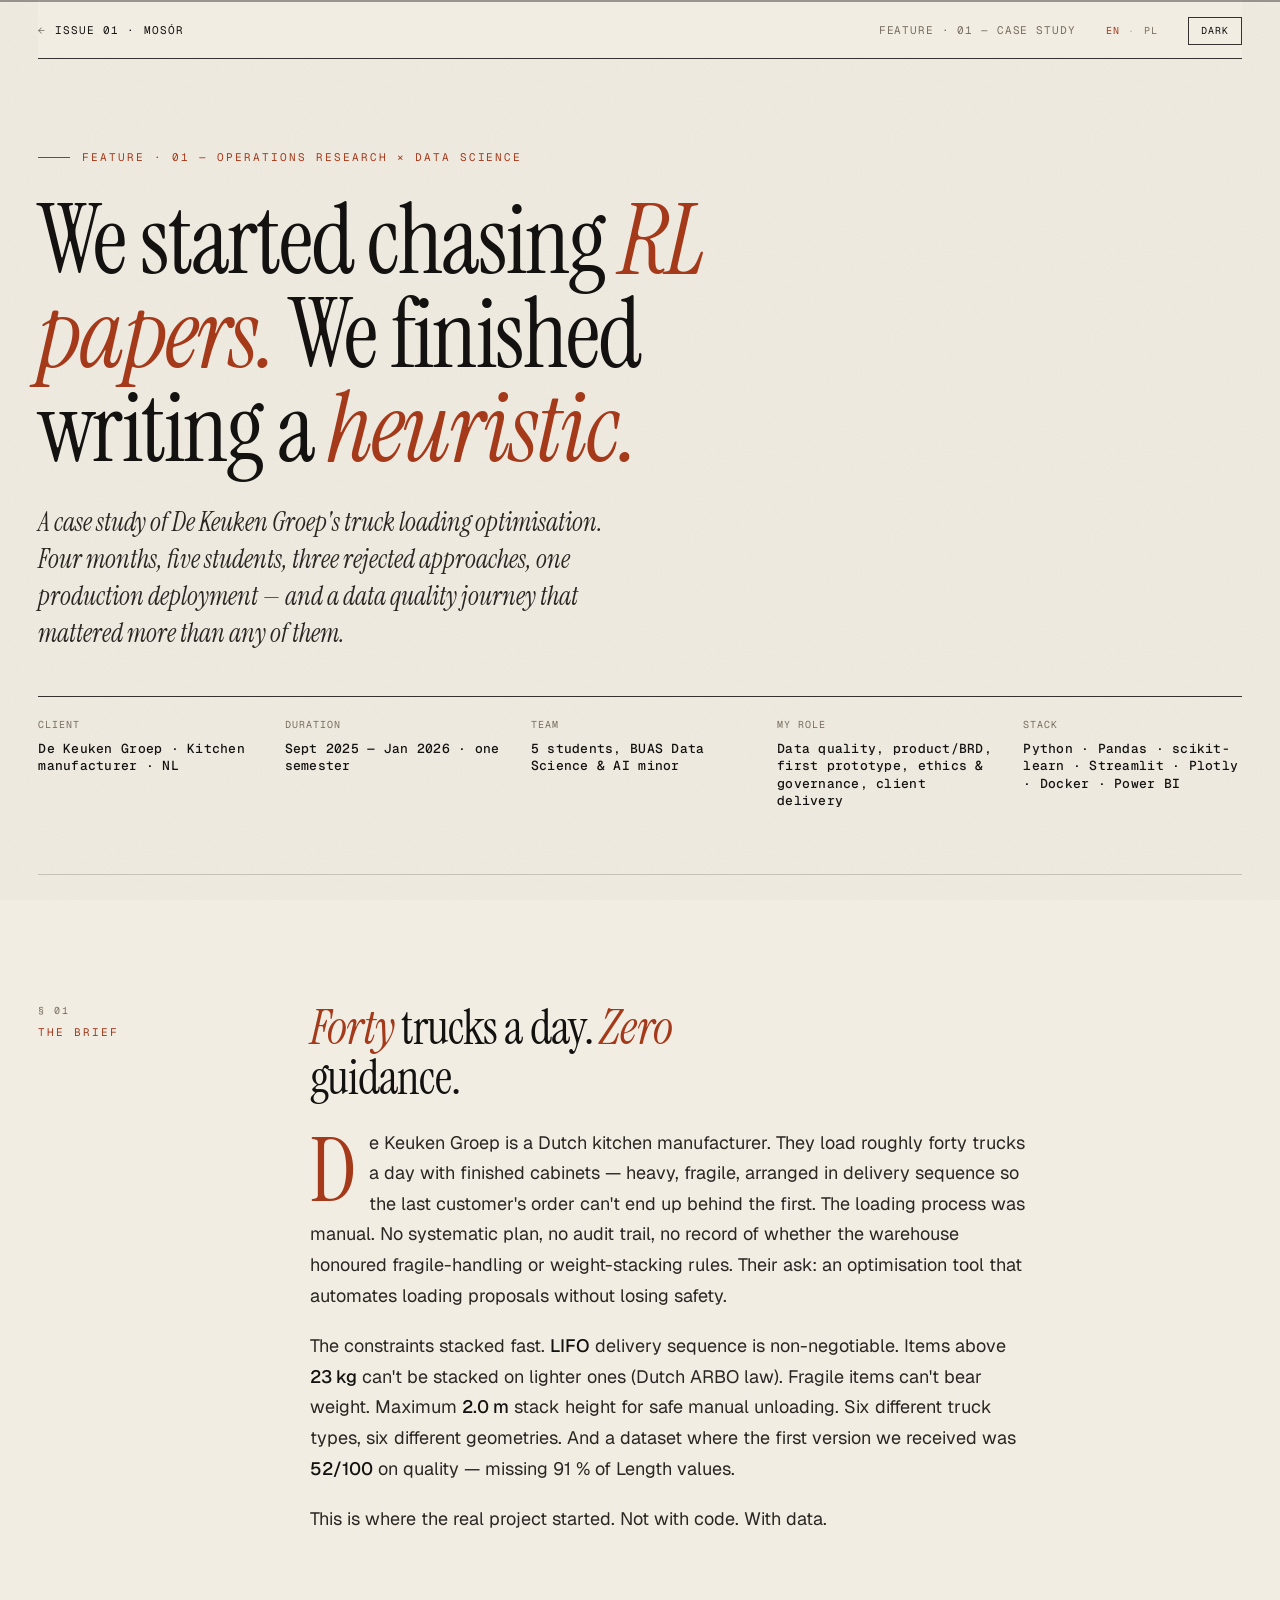
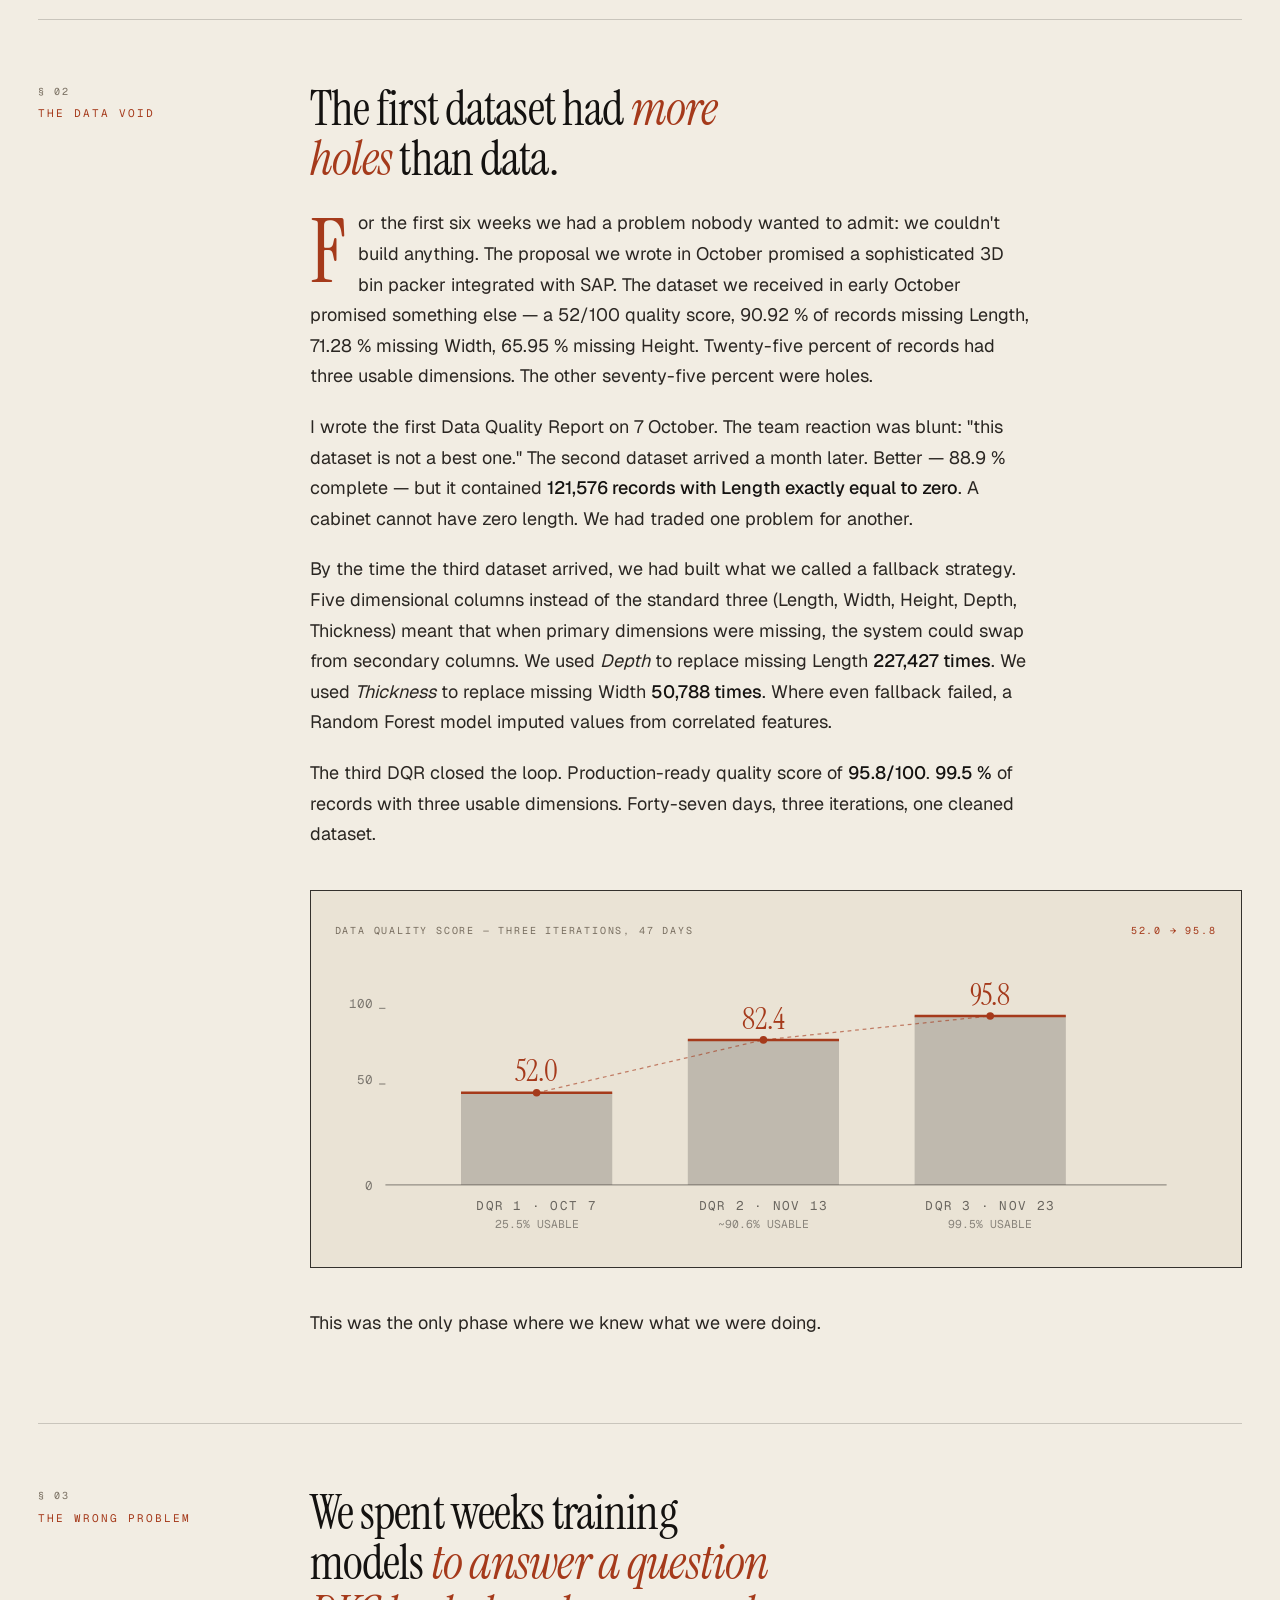
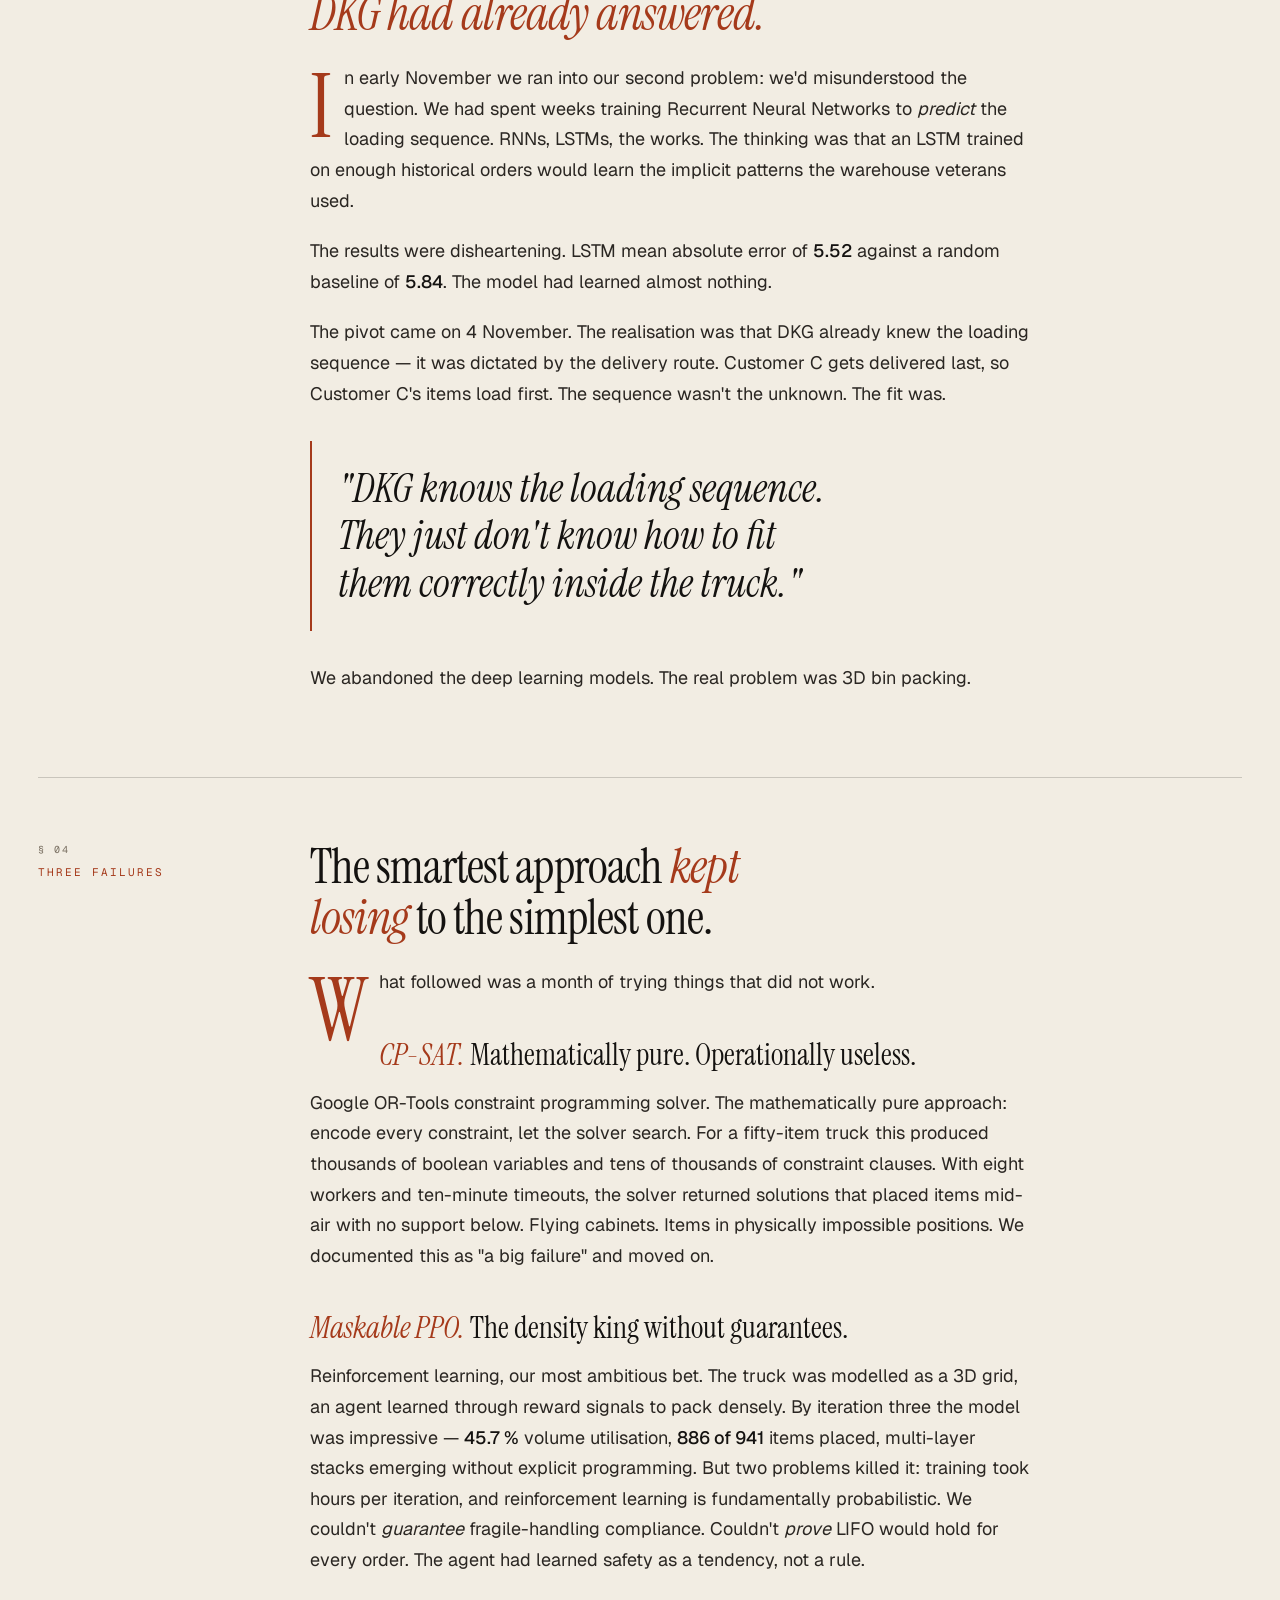
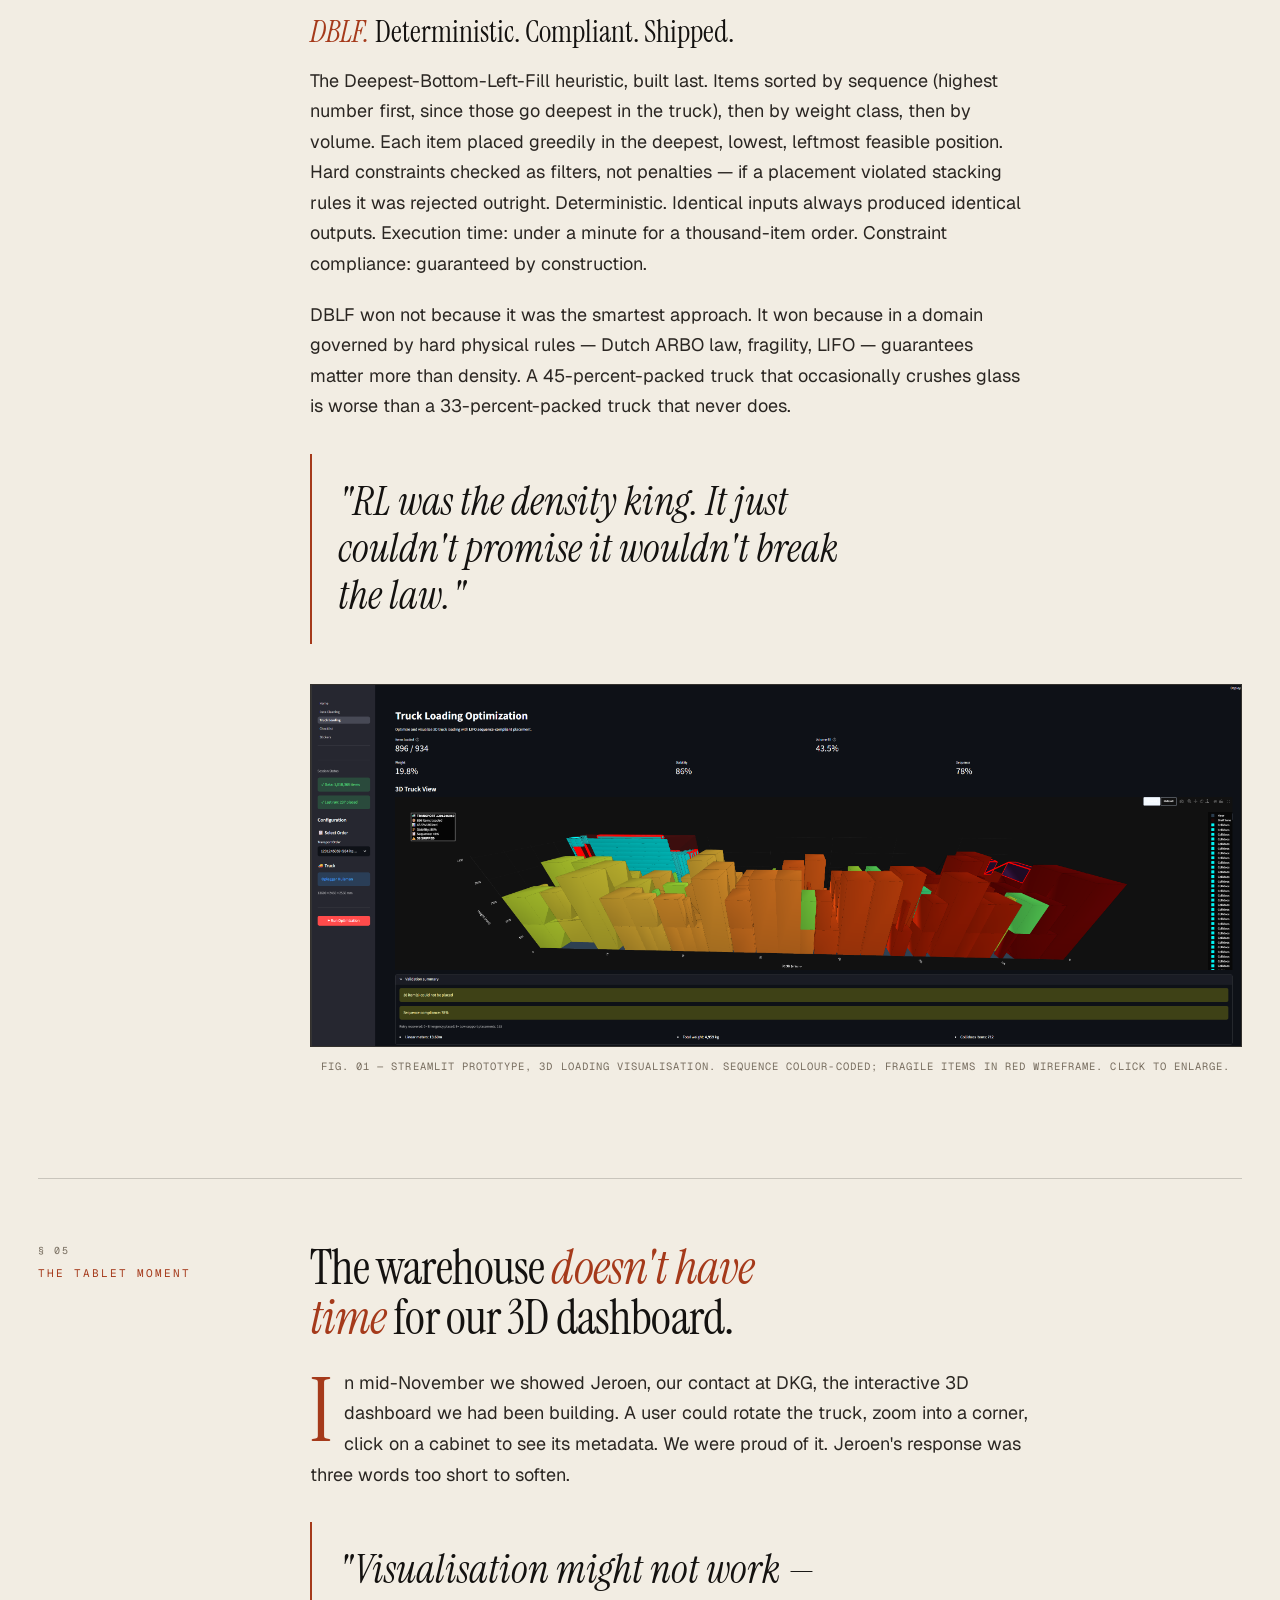
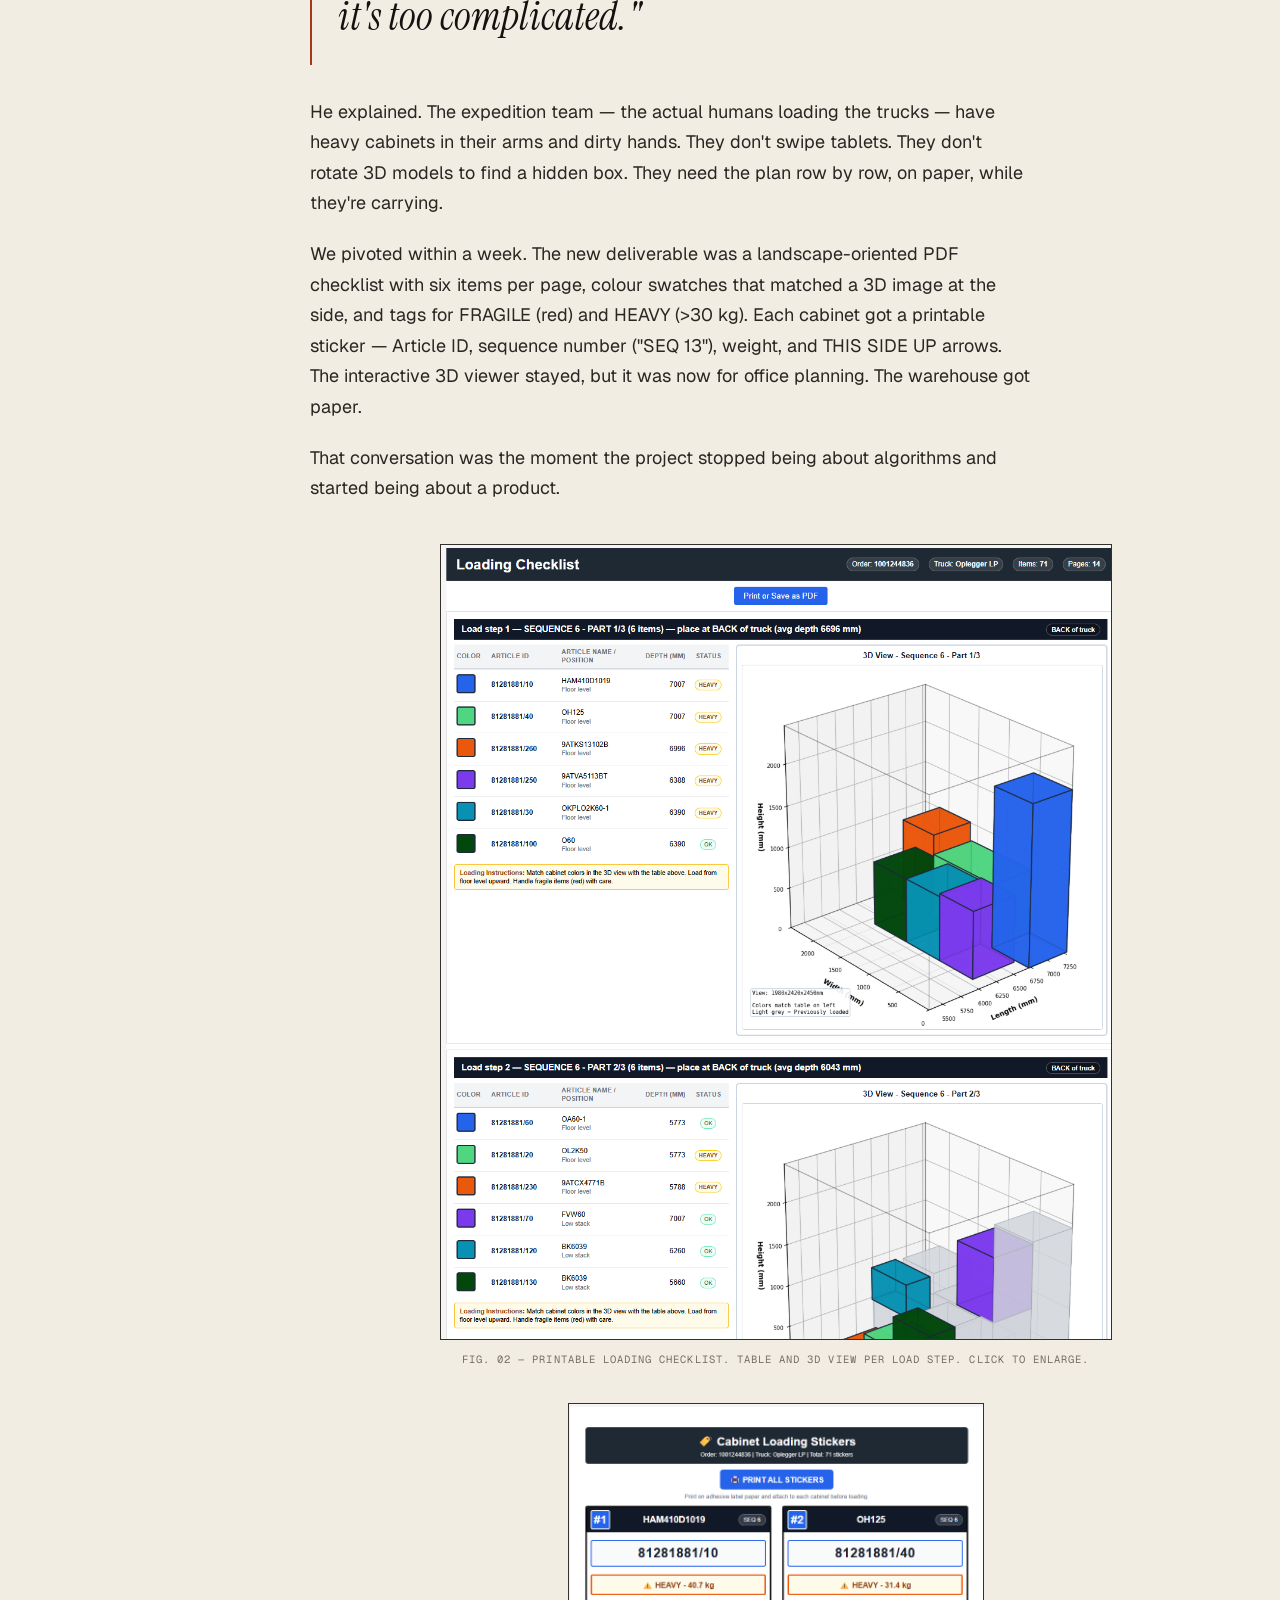
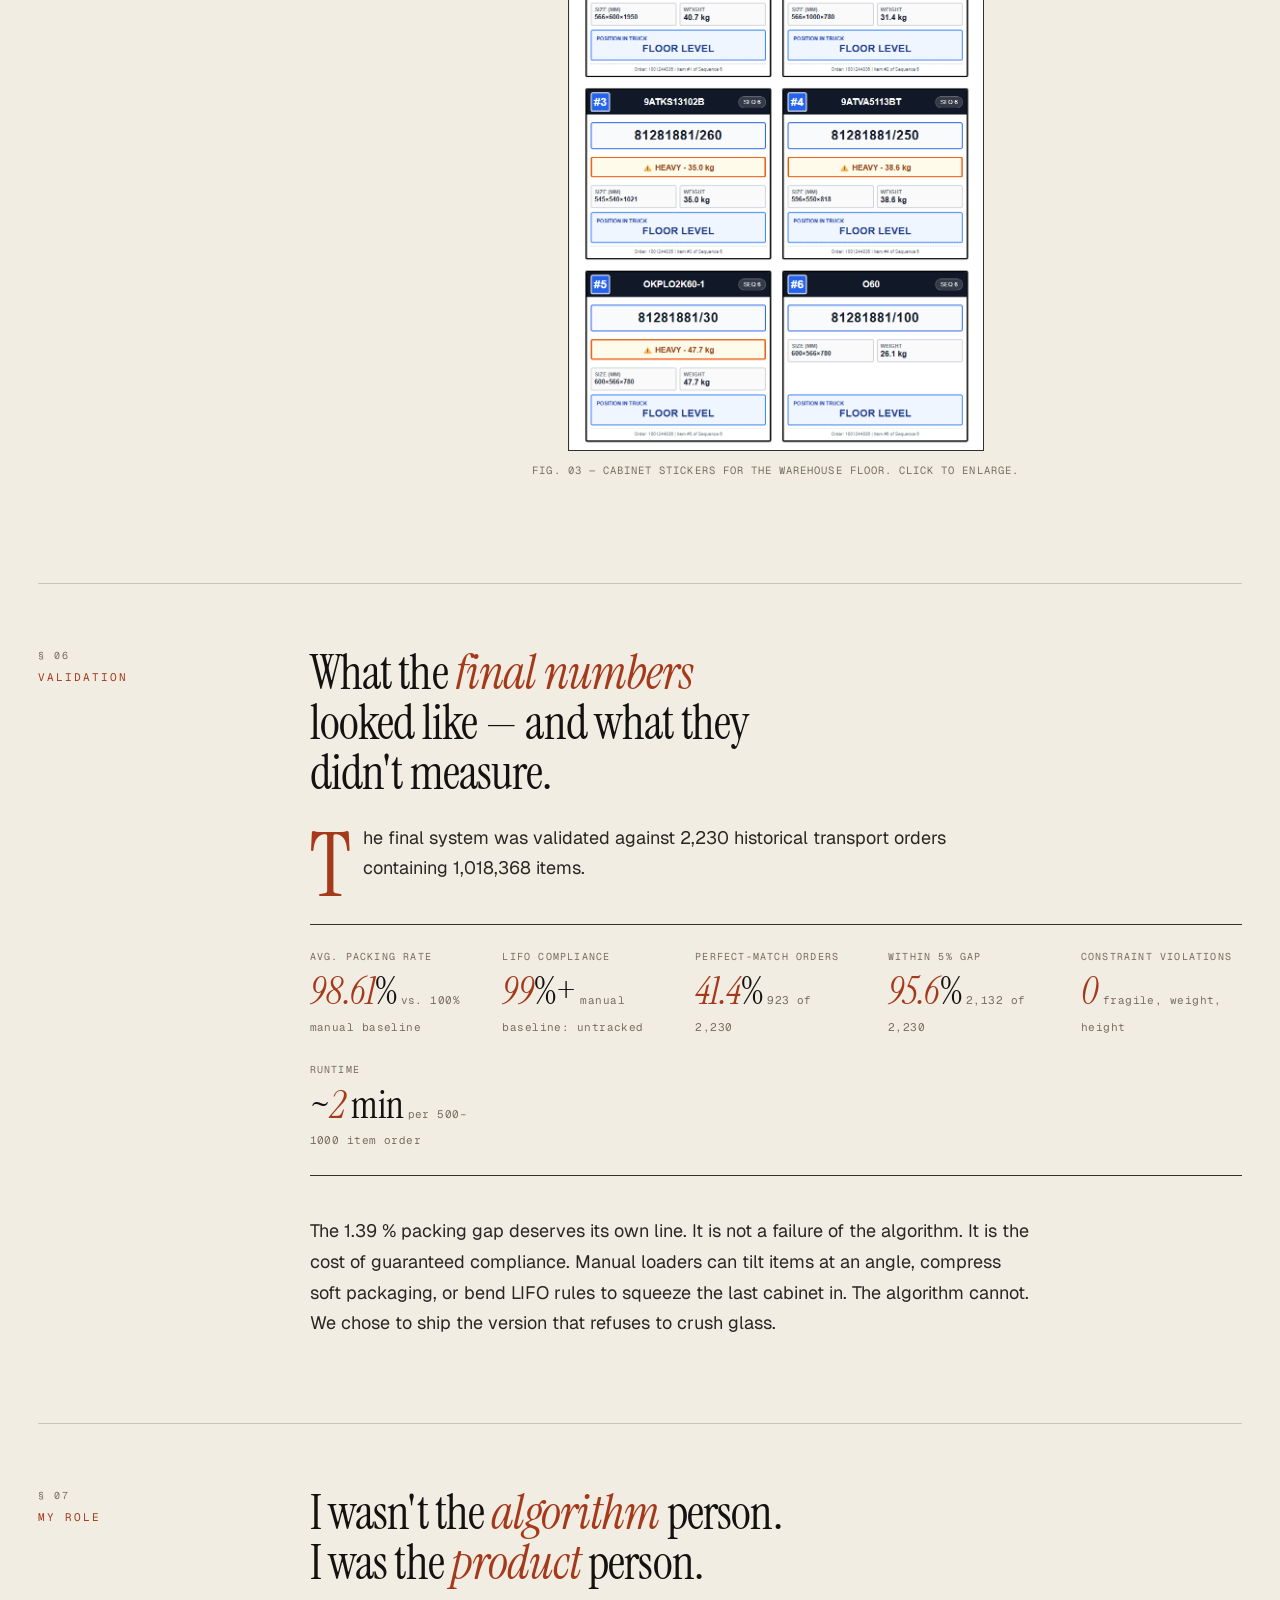
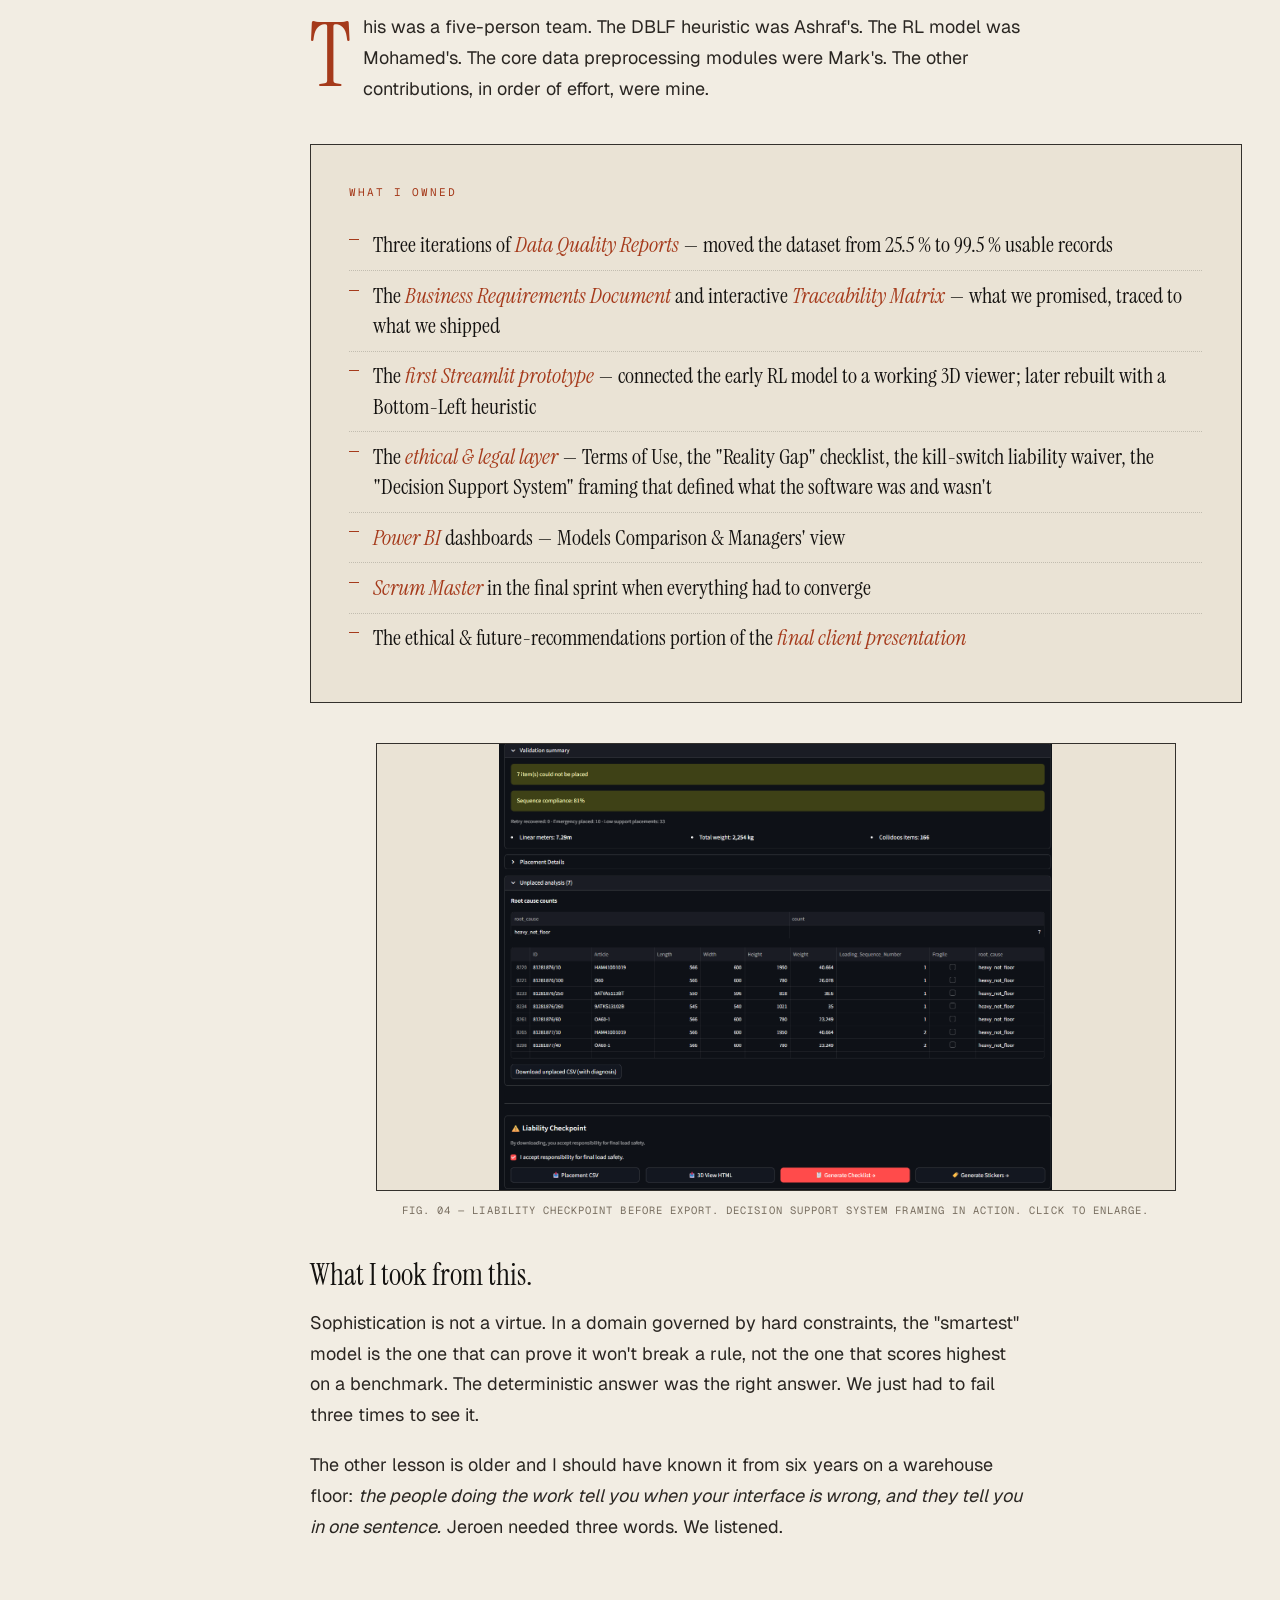
<file: case/dkg-logistics.html>
<!DOCTYPE html>
<html lang="en" data-lang-en="../case/dkg-logistics.html" data-lang-pl="../pl/case/dkg-logistics.html">
<head>
<meta charset="UTF-8">
<meta name="viewport" content="width=device-width, initial-scale=1.0">

<title>Loading kitchens, learning when not to use ML — Mateusz Mosór · Feature 01</title>
<meta name="description" content="A case study of De Keuken Groep's truck loading optimisation. Four months, five students, three rejected approaches, one production deployment.">
<meta name="author" content="Mateusz Mosór">

<!-- Open Graph / social preview -->
<meta property="og:type" content="article">
<meta property="og:title" content="Loading kitchens, learning when not to use ML">
<meta property="og:description" content="A case study of De Keuken Groep's truck loading optimisation. Four months, five students, three rejected approaches, one production deployment.">
<meta property="og:image" content="../assets/og-image.png">
<!-- TODO: set og:url to deployed URL once known -->

<meta name="twitter:card" content="summary_large_image">
<meta name="twitter:title" content="Loading kitchens, learning when not to use ML">
<meta name="twitter:description" content="A case study of De Keuken Groep's truck loading optimisation. By Mateusz Mosór.">
<meta name="twitter:image" content="../assets/og-image.png">

<link rel="alternate" hreflang="en" href="../case/dkg-logistics.html">
<link rel="alternate" hreflang="pl" href="../pl/case/dkg-logistics.html">
<link rel="alternate" hreflang="x-default" href="../case/dkg-logistics.html">

<link rel="icon" type="image/svg+xml" href="../assets/favicon.svg">

<!-- Fonts -->
<link rel="preconnect" href="https://fonts.googleapis.com">
<link rel="preconnect" href="https://fonts.gstatic.com" crossorigin>
<link href="https://fonts.googleapis.com/css2?family=Instrument+Serif:ital@0;1&family=Geist:wght@300;400;500;600&family=Geist+Mono:wght@400;500&display=swap" rel="stylesheet">

<!-- Shared styles -->
<link rel="stylesheet" href="../css/style.css">
</head>
<body>

<div class="progress-bar" aria-hidden="true"><div class="progress-bar-fill"></div></div>

<div class="lightbox" role="dialog" aria-hidden="true" aria-label="Image viewer">
  <button class="lightbox-btn lb-close" type="button" aria-label="Close">×</button>
  <button class="lightbox-btn lb-prev" type="button" aria-label="Previous image">‹</button>
  <button class="lightbox-btn lb-next" type="button" aria-label="Next image">›</button>
  <img alt="">
  <div class="lb-counter"></div>
</div>

<div class="container">

  <!-- =====================================================
       Masthead — case page variant
       ===================================================== -->
  <header class="masthead">
    <div class="masthead-row">
      <a class="masthead-back" href="../index.html">Issue 01 · Mosór</a>
      <div class="masthead-nav-wrap">
        <span style="color: var(--muted);">Feature · 01 — Case Study</span>
        <div class="lang-switch" role="navigation" aria-label="Language">
          <a class="lang-switch-link is-active" href="../case/dkg-logistics.html" hreflang="en" lang="en" data-lang-choice="en">EN</a>
          <span class="lang-switch-sep" aria-hidden="true">·</span>
          <a class="lang-switch-link" href="../pl/case/dkg-logistics.html" hreflang="pl" lang="pl" data-lang-choice="pl">PL</a>
        </div>
        <button class="theme-toggle" id="themeToggle" type="button" aria-label="Toggle theme">Dark</button>
      </div>
    </div>
  </header>

  <!-- =====================================================
       Hero — feature opener
       ===================================================== -->
  <section class="case-hero">
    <div class="kicker">Feature · 01 — Operations Research × Data Science</div>
    <h1 class="case-hero-headline">
      We started chasing <em>RL papers.</em> We finished writing a <em>heuristic.</em>
    </h1>
    <p class="case-hero-dek">
      A case study of De Keuken Groep's truck loading optimisation. Four months,
      five students, three rejected approaches, one production deployment — and a
      data quality journey that mattered more than any of them.
    </p>
    <div class="case-hero-meta">
      <div class="case-hero-meta-item">Client<strong>De Keuken Groep · Kitchen manufacturer · NL</strong></div>
      <div class="case-hero-meta-item">Duration<strong>Sept 2025 — Jan 2026 · one semester</strong></div>
      <div class="case-hero-meta-item">Team<strong>5 students, BUAS Data Science &amp; AI minor</strong></div>
      <div class="case-hero-meta-item">My role<strong>Data quality, product/BRD, first prototype, ethics &amp; governance, client delivery</strong></div>
      <div class="case-hero-meta-item">Stack<strong>Python · Pandas · scikit-learn · Streamlit · Plotly · Docker · Power BI</strong></div>
    </div>
  </section>

  <!-- =====================================================
       Body
       ===================================================== -->
  <div class="case-body">

    <!-- ----- The brief ----- -->
    <section class="case-section">
      <div class="case-section-label">
        <span class="case-section-num">§ 01</span>
        The brief
      </div>
      <div class="case-prose">
        <h2><em>Forty</em> trucks a day. <em>Zero</em> guidance.</h2>
        <p>De Keuken Groep is a Dutch kitchen manufacturer. They load roughly forty trucks a day with finished cabinets — heavy, fragile, arranged in delivery sequence so the last customer's order can't end up behind the first. The loading process was manual. No systematic plan, no audit trail, no record of whether the warehouse honoured fragile-handling or weight-stacking rules. Their ask: an optimisation tool that automates loading proposals without losing safety.</p>
        <p class="no-dropcap">The constraints stacked fast. <strong>LIFO</strong> delivery sequence is non-negotiable. Items above <strong>23&nbsp;kg</strong> can't be stacked on lighter ones (Dutch ARBO law). Fragile items can't bear weight. Maximum <strong>2.0&nbsp;m</strong> stack height for safe manual unloading. Six different truck types, six different geometries. And a dataset where the first version we received was <strong>52/100</strong> on quality — missing 91&nbsp;% of Length values.</p>
        <p class="no-dropcap">This is where the real project started. Not with code. With data.</p>
      </div>
    </section>

    <!-- ----- Phase 1: Data void ----- -->
    <section class="case-section">
      <div class="case-section-label">
        <span class="case-section-num">§ 02</span>
        The data void
      </div>
      <div class="case-prose">
        <h2>The first dataset had <em>more holes</em> than data.</h2>
        <p>For the first six weeks we had a problem nobody wanted to admit: we couldn't build anything. The proposal we wrote in October promised a sophisticated 3D bin packer integrated with SAP. The dataset we received in early October promised something else — a 52/100 quality score, 90.92&nbsp;% of records missing Length, 71.28&nbsp;% missing Width, 65.95&nbsp;% missing Height. Twenty-five percent of records had three usable dimensions. The other seventy-five percent were holes.</p>

        <p class="no-dropcap">I wrote the first Data Quality Report on 7 October. The team reaction was blunt: "this dataset is not a best one." The second dataset arrived a month later. Better — 88.9&nbsp;% complete — but it contained <strong>121,576 records with Length exactly equal to zero</strong>. A cabinet cannot have zero length. We had traded one problem for another.</p>

        <p class="no-dropcap">By the time the third dataset arrived, we had built what we called a fallback strategy. Five dimensional columns instead of the standard three (Length, Width, Height, Depth, Thickness) meant that when primary dimensions were missing, the system could swap from secondary columns. We used <em>Depth</em> to replace missing Length <strong>227,427 times</strong>. We used <em>Thickness</em> to replace missing Width <strong>50,788 times</strong>. Where even fallback failed, a Random Forest model imputed values from correlated features.</p>

        <p class="no-dropcap">The third DQR closed the loop. Production-ready quality score of <strong>95.8/100</strong>. <strong>99.5&nbsp;%</strong> of records with three usable dimensions. Forty-seven days, three iterations, one cleaned dataset.</p>

        <!-- DQR progression visual: inline SVG -->
        <div class="dqr-progression">
          <div class="dqr-progression-label">
            <span>Data Quality Score — three iterations, 47 days</span>
            <span>52.0 → 95.8</span>
          </div>
          <svg viewBox="0 0 700 220" xmlns="http://www.w3.org/2000/svg" role="img" aria-label="DQR score progression chart">
            <!-- Baseline -->
            <line x1="40" y1="180" x2="660" y2="180" stroke="currentColor" stroke-width="1" opacity="0.4"/>
            <!-- Y-axis ticks -->
            <text x="30" y="184" font-family="Geist Mono, monospace" font-size="10" fill="currentColor" opacity="0.5" text-anchor="end">0</text>
            <text x="30" y="100" font-family="Geist Mono, monospace" font-size="10" fill="currentColor" opacity="0.5" text-anchor="end">50</text>
            <text x="30" y="40" font-family="Geist Mono, monospace" font-size="10" fill="currentColor" opacity="0.5" text-anchor="end">100</text>
            <line x1="35" y1="100" x2="40" y2="100" stroke="currentColor" stroke-width="1" opacity="0.4"/>
            <line x1="35" y1="40" x2="40" y2="40" stroke="currentColor" stroke-width="1" opacity="0.4"/>

            <!-- DQR 1: 52.0 → bar to y = 180 - (52/100)*140 = 180 - 72.8 = 107.2 -->
            <rect x="100" y="107" width="120" height="73" fill="currentColor" opacity="0.2"/>
            <line x1="100" y1="107" x2="220" y2="107" stroke="var(--accent)" stroke-width="2"/>
            <text x="160" y="98" font-family="Instrument Serif, serif" font-size="24" fill="var(--accent)" text-anchor="middle">52.0</text>
            <text x="160" y="200" font-family="Geist Mono, monospace" font-size="10" fill="currentColor" opacity="0.6" text-anchor="middle" letter-spacing="1">DQR 1 · OCT 7</text>
            <text x="160" y="214" font-family="Geist Mono, monospace" font-size="9" fill="currentColor" opacity="0.45" text-anchor="middle">25.5% USABLE</text>

            <!-- DQR 2: 82.4 → bar to y = 180 - (82.4/100)*140 = 180 - 115.4 = 64.6 -->
            <rect x="280" y="65" width="120" height="115" fill="currentColor" opacity="0.2"/>
            <line x1="280" y1="65" x2="400" y2="65" stroke="var(--accent)" stroke-width="2"/>
            <text x="340" y="56" font-family="Instrument Serif, serif" font-size="24" fill="var(--accent)" text-anchor="middle">82.4</text>
            <text x="340" y="200" font-family="Geist Mono, monospace" font-size="10" fill="currentColor" opacity="0.6" text-anchor="middle" letter-spacing="1">DQR 2 · NOV 13</text>
            <text x="340" y="214" font-family="Geist Mono, monospace" font-size="9" fill="currentColor" opacity="0.45" text-anchor="middle">~90.6% USABLE</text>

            <!-- DQR 3: 95.8 → bar to y = 180 - (95.8/100)*140 = 180 - 134.1 = 45.9 -->
            <rect x="460" y="46" width="120" height="134" fill="currentColor" opacity="0.2"/>
            <line x1="460" y1="46" x2="580" y2="46" stroke="var(--accent)" stroke-width="2"/>
            <text x="520" y="37" font-family="Instrument Serif, serif" font-size="24" fill="var(--accent)" text-anchor="middle">95.8</text>
            <text x="520" y="200" font-family="Geist Mono, monospace" font-size="10" fill="currentColor" opacity="0.6" text-anchor="middle" letter-spacing="1">DQR 3 · NOV 23</text>
            <text x="520" y="214" font-family="Geist Mono, monospace" font-size="9" fill="currentColor" opacity="0.45" text-anchor="middle">99.5% USABLE</text>

            <!-- Connecting trace -->
            <polyline points="160,107 340,65 520,46" fill="none" stroke="var(--accent)" stroke-width="1" stroke-dasharray="3,3" opacity="0.6"/>
            <circle cx="160" cy="107" r="3" fill="var(--accent)"/>
            <circle cx="340" cy="65" r="3" fill="var(--accent)"/>
            <circle cx="520" cy="46" r="3" fill="var(--accent)"/>
          </svg>
        </div>

        <p class="no-dropcap">This was the only phase where we knew what we were doing.</p>
      </div>
    </section>

    <!-- ----- Phase 2: The wrong problem ----- -->
    <section class="case-section">
      <div class="case-section-label">
        <span class="case-section-num">§ 03</span>
        The wrong problem
      </div>
      <div class="case-prose">
        <h2>We spent weeks training models <em>to answer a question DKG had already answered.</em></h2>
        <p>In early November we ran into our second problem: we'd misunderstood the question. We had spent weeks training Recurrent Neural Networks to <em>predict</em> the loading sequence. RNNs, LSTMs, the works. The thinking was that an LSTM trained on enough historical orders would learn the implicit patterns the warehouse veterans used.</p>
        <p class="no-dropcap">The results were disheartening. LSTM mean absolute error of <strong>5.52</strong> against a random baseline of <strong>5.84</strong>. The model had learned almost nothing.</p>
        <p class="no-dropcap">The pivot came on 4 November. The realisation was that DKG already knew the loading sequence — it was dictated by the delivery route. Customer C gets delivered last, so Customer C's items load first. The sequence wasn't the unknown. The fit was.</p>

        <div class="pull-quote">"DKG knows the loading sequence. They just don't know how to fit them correctly inside the truck."</div>

        <p class="no-dropcap">We abandoned the deep learning models. The real problem was 3D bin packing.</p>
      </div>
    </section>

    <!-- ----- Phase 3: Three failures, one win ----- -->
    <section class="case-section">
      <div class="case-section-label">
        <span class="case-section-num">§ 04</span>
        Three failures
      </div>
      <div class="case-prose">
        <h2>The smartest approach <em>kept losing</em> to the simplest one.</h2>
        <p>What followed was a month of trying things that did not work.</p>

        <h3><em>CP-SAT.</em> Mathematically pure. Operationally useless.</h3>
        <p class="no-dropcap">Google OR-Tools constraint programming solver. The mathematically pure approach: encode every constraint, let the solver search. For a fifty-item truck this produced thousands of boolean variables and tens of thousands of constraint clauses. With eight workers and ten-minute timeouts, the solver returned solutions that placed items mid-air with no support below. Flying cabinets. Items in physically impossible positions. We documented this as "a big failure" and moved on.</p>

        <h3><em>Maskable PPO.</em> The density king without guarantees.</h3>
        <p class="no-dropcap">Reinforcement learning, our most ambitious bet. The truck was modelled as a 3D grid, an agent learned through reward signals to pack densely. By iteration three the model was impressive — <strong>45.7&nbsp;%</strong> volume utilisation, <strong>886 of 941</strong> items placed, multi-layer stacks emerging without explicit programming. But two problems killed it: training took hours per iteration, and reinforcement learning is fundamentally probabilistic. We couldn't <em>guarantee</em> fragile-handling compliance. Couldn't <em>prove</em> LIFO would hold for every order. The agent had learned safety as a tendency, not a rule.</p>

        <h3><em>DBLF.</em> Deterministic. Compliant. Shipped.</h3>
        <p class="no-dropcap">The Deepest-Bottom-Left-Fill heuristic, built last. Items sorted by sequence (highest number first, since those go deepest in the truck), then by weight class, then by volume. Each item placed greedily in the deepest, lowest, leftmost feasible position. Hard constraints checked as filters, not penalties — if a placement violated stacking rules it was rejected outright. Deterministic. Identical inputs always produced identical outputs. Execution time: under a minute for a thousand-item order. Constraint compliance: guaranteed by construction.</p>

        <p class="no-dropcap">DBLF won not because it was the smartest approach. It won because in a domain governed by hard physical rules — Dutch ARBO law, fragility, LIFO — guarantees matter more than density. A 45-percent-packed truck that occasionally crushes glass is worse than a 33-percent-packed truck that never does.</p>

        <div class="pull-quote">"RL was the density king. It just couldn't promise it wouldn't break the law."</div>

        <figure class="case-figure case-figure--wide" data-gallery="dkg-case">
          <div class="case-figure-media">
            <img
              src="../assets/dkg/streamlit-3d.png"
              width="3385"
              height="1314"
              alt="Streamlit 3D visualisation of a loaded truck with sequence-coloured cabinets"
              loading="lazy"
              decoding="async">
          </div>
          <figcaption>Fig. 01 — Streamlit prototype, 3D loading visualisation. Sequence colour-coded; fragile items in red wireframe. Click to enlarge.</figcaption>
        </figure>
      </div>
    </section>

    <!-- ----- Phase 4: The tablet moment ----- -->
    <section class="case-section">
      <div class="case-section-label">
        <span class="case-section-num">§ 05</span>
        The tablet moment
      </div>
      <div class="case-prose">
        <h2>The warehouse <em>doesn't have time</em> for our 3D dashboard.</h2>
        <p>In mid-November we showed Jeroen, our contact at DKG, the interactive 3D dashboard we had been building. A user could rotate the truck, zoom into a corner, click on a cabinet to see its metadata. We were proud of it. Jeroen's response was three words too short to soften.</p>

        <div class="pull-quote">"Visualisation might not work — it's too complicated."</div>

        <p class="no-dropcap">He explained. The expedition team — the actual humans loading the trucks — have heavy cabinets in their arms and dirty hands. They don't swipe tablets. They don't rotate 3D models to find a hidden box. They need the plan row by row, on paper, while they're carrying.</p>

        <p class="no-dropcap">We pivoted within a week. The new deliverable was a landscape-oriented PDF checklist with six items per page, colour swatches that matched a 3D image at the side, and tags for FRAGILE (red) and HEAVY (&gt;30&nbsp;kg). Each cabinet got a printable sticker — Article ID, sequence number ("SEQ 13"), weight, and THIS SIDE UP arrows. The interactive 3D viewer stayed, but it was now for office planning. The warehouse got paper.</p>

        <p class="no-dropcap">That conversation was the moment the project stopped being about algorithms and started being about a product.</p>

        <div class="case-figure-grid case-figure-grid--paper">
          <figure class="case-figure case-figure--portrait-lg" data-gallery="dkg-case">
            <div class="case-figure-media">
              <img
                src="../assets/dkg/checklist.png"
                width="1125"
                height="1333"
                alt="A4 landscape PDF loading checklist with six items and 3D truck view"
                loading="lazy"
                decoding="async">
            </div>
            <figcaption>Fig. 02 — Printable loading checklist. Table and 3D view per load step. Click to enlarge.</figcaption>
          </figure>
          <figure class="case-figure case-figure--portrait" data-gallery="dkg-case">
            <div class="case-figure-media">
              <img
                src="../assets/dkg/sticker.png"
                width="858"
                height="1339"
                alt="Cabinet sticker sheet with Article ID, sequence number, HEAVY warning, and truck position"
                loading="lazy"
                decoding="async">
            </div>
            <figcaption>Fig. 03 — Cabinet stickers for the warehouse floor. Click to enlarge.</figcaption>
          </figure>
        </div>
      </div>
    </section>

    <!-- ----- Numbers that mattered ----- -->
    <section class="case-section">
      <div class="case-section-label">
        <span class="case-section-num">§ 06</span>
        Validation
      </div>
      <div class="case-prose">
        <h2>What the <em>final numbers</em> looked like — and what they didn't measure.</h2>
        <p>The final system was validated against 2,230 historical transport orders containing 1,018,368 items.</p>

        <div class="stat-block">
          <div class="stat-block-item">
            <span class="stat-label">Avg. packing rate</span>
            <span class="stat-value"><em>98.61</em>%</span>
            <span class="stat-note">vs. 100% manual baseline</span>
          </div>
          <div class="stat-block-item">
            <span class="stat-label">LIFO compliance</span>
            <span class="stat-value"><em>99</em>%+</span>
            <span class="stat-note">manual baseline: untracked</span>
          </div>
          <div class="stat-block-item">
            <span class="stat-label">Perfect-match orders</span>
            <span class="stat-value"><em>41.4</em>%</span>
            <span class="stat-note">923 of 2,230</span>
          </div>
          <div class="stat-block-item">
            <span class="stat-label">Within 5% gap</span>
            <span class="stat-value"><em>95.6</em>%</span>
            <span class="stat-note">2,132 of 2,230</span>
          </div>
          <div class="stat-block-item">
            <span class="stat-label">Constraint violations</span>
            <span class="stat-value"><em>0</em></span>
            <span class="stat-note">fragile, weight, height</span>
          </div>
          <div class="stat-block-item">
            <span class="stat-label">Runtime</span>
            <span class="stat-value">~<em>2</em> min</span>
            <span class="stat-note">per 500–1000 item order</span>
          </div>
        </div>

        <p class="no-dropcap">The 1.39&nbsp;% packing gap deserves its own line. It is not a failure of the algorithm. It is the cost of guaranteed compliance. Manual loaders can tilt items at an angle, compress soft packaging, or bend LIFO rules to squeeze the last cabinet in. The algorithm cannot. We chose to ship the version that refuses to crush glass.</p>
      </div>
    </section>

    <!-- ----- What I owned ----- -->
    <section class="case-section">
      <div class="case-section-label">
        <span class="case-section-num">§ 07</span>
        My role
      </div>
      <div class="case-prose">
        <h2>I wasn't the <em>algorithm</em> person. I was the <em>product</em> person.</h2>
        <p>This was a five-person team. The DBLF heuristic was Ashraf's. The RL model was Mohamed's. The core data preprocessing modules were Mark's. The other contributions, in order of effort, were mine.</p>

        <div class="owned-list">
          <div class="owned-list-head">What I owned</div>
          <ul>
            <li>Three iterations of <em>Data Quality Reports</em> — moved the dataset from 25.5&nbsp;% to 99.5&nbsp;% usable records</li>
            <li>The <em>Business Requirements Document</em> and interactive <em>Traceability Matrix</em> — what we promised, traced to what we shipped</li>
            <li>The <em>first Streamlit prototype</em> — connected the early RL model to a working 3D viewer; later rebuilt with a Bottom-Left heuristic</li>
            <li>The <em>ethical &amp; legal layer</em> — Terms of Use, the "Reality Gap" checklist, the kill-switch liability waiver, the "Decision Support System" framing that defined what the software was and wasn't</li>
            <li><em>Power BI</em> dashboards — Models Comparison &amp; Managers' view</li>
            <li><em>Scrum Master</em> in the final sprint when everything had to converge</li>
            <li>The ethical &amp; future-recommendations portion of the <em>final client presentation</em></li>
          </ul>
        </div>

        <figure class="case-figure case-figure--ui" data-gallery="dkg-case">
          <div class="case-figure-media">
            <img
              src="../assets/dkg/kill-switch.png"
              width="1342"
              height="1087"
              alt="Streamlit liability waiver screen before loading plan export"
              loading="lazy"
              decoding="async">
          </div>
          <figcaption>Fig. 04 — Liability checkpoint before export. Decision Support System framing in action. Click to enlarge.</figcaption>
        </figure>

        <h3>What I took from this.</h3>
        <p class="no-dropcap">Sophistication is not a virtue. In a domain governed by hard constraints, the "smartest" model is the one that can prove it won't break a rule, not the one that scores highest on a benchmark. The deterministic answer was the right answer. We just had to fail three times to see it.</p>

        <p class="no-dropcap">The other lesson is older and I should have known it from six years on a warehouse floor: <em>the people doing the work tell you when your interface is wrong, and they tell you in one sentence.</em> Jeroen needed three words. We listened.</p>
      </div>
    </section>

  </div>

  <!-- =====================================================
       Footer nav
       ===================================================== -->
  <section class="case-footer-nav">
    <div class="case-footer-nav-label">— End of Feature · 01 —</div>
    <a href="../index.html#work">Back to Issue 01</a>
  </section>

</div>

<script src="../js/main.js"></script>
</body>
</html>
</file>
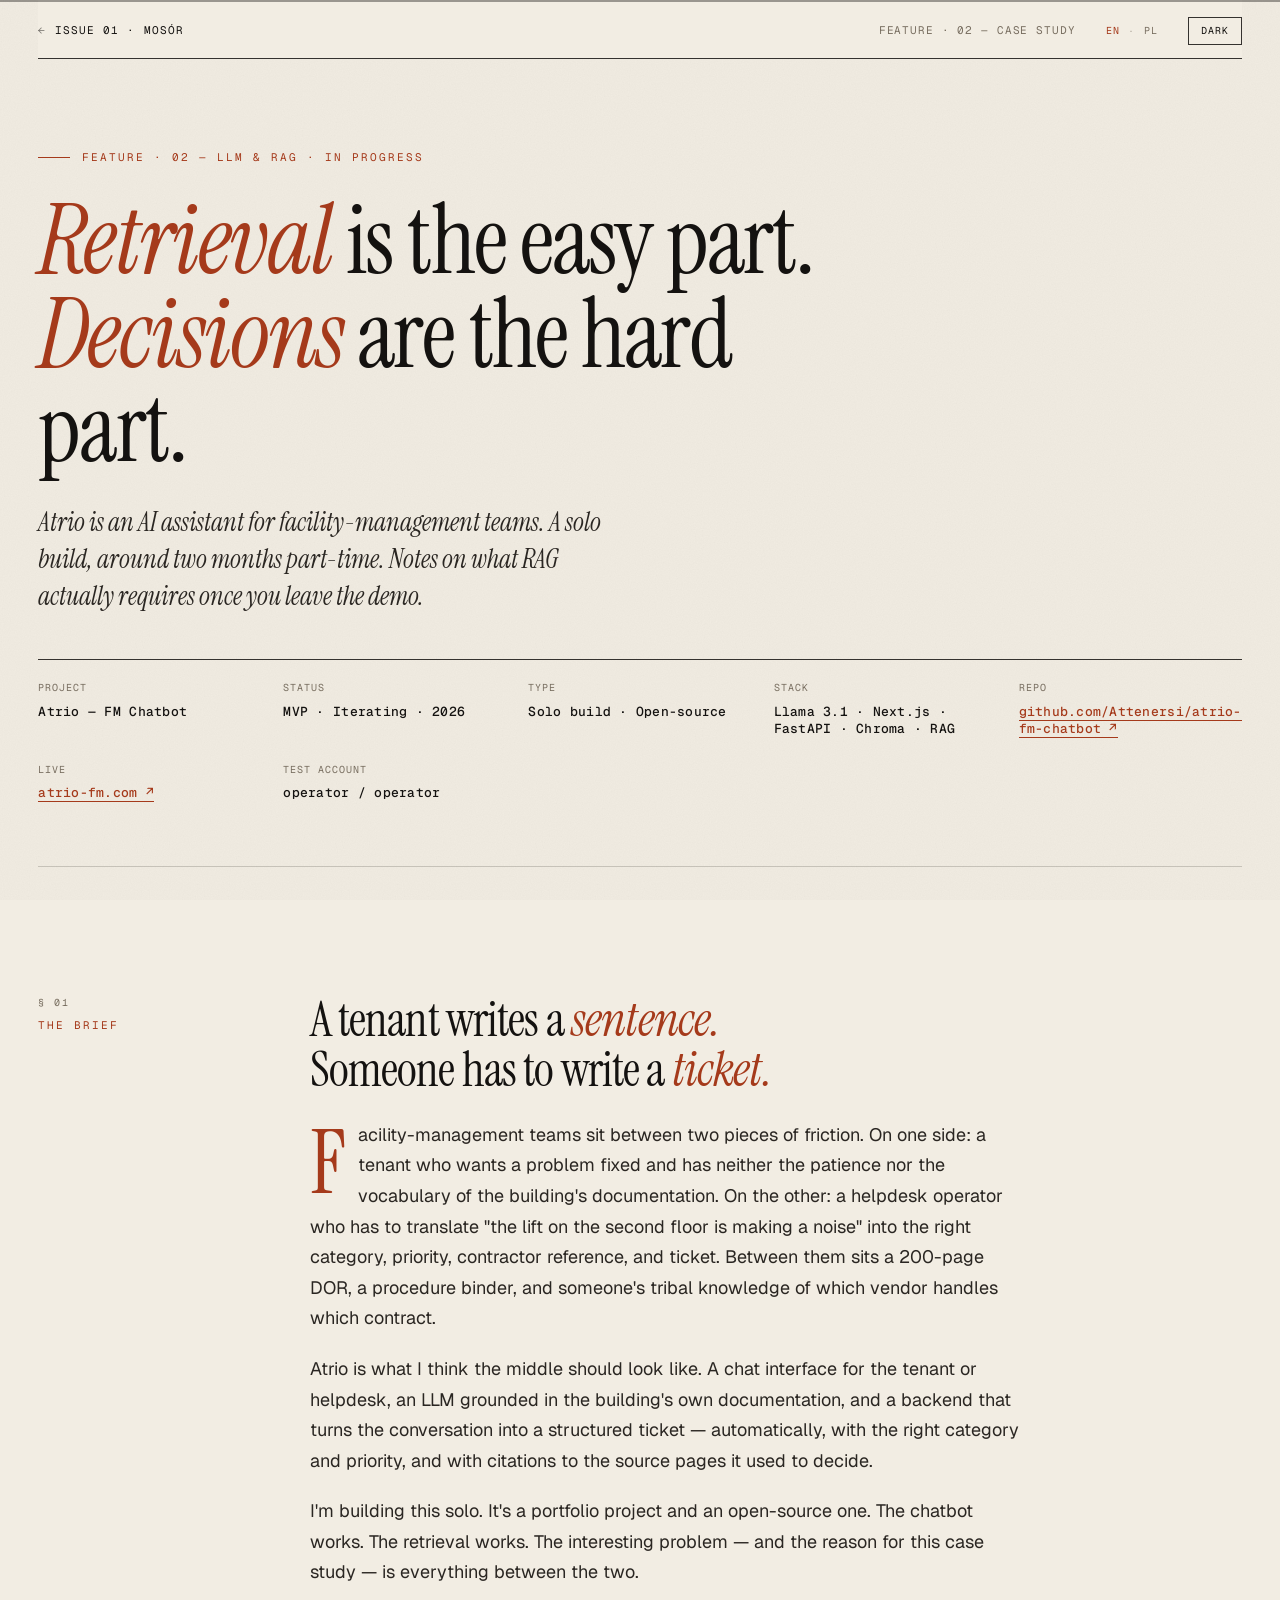
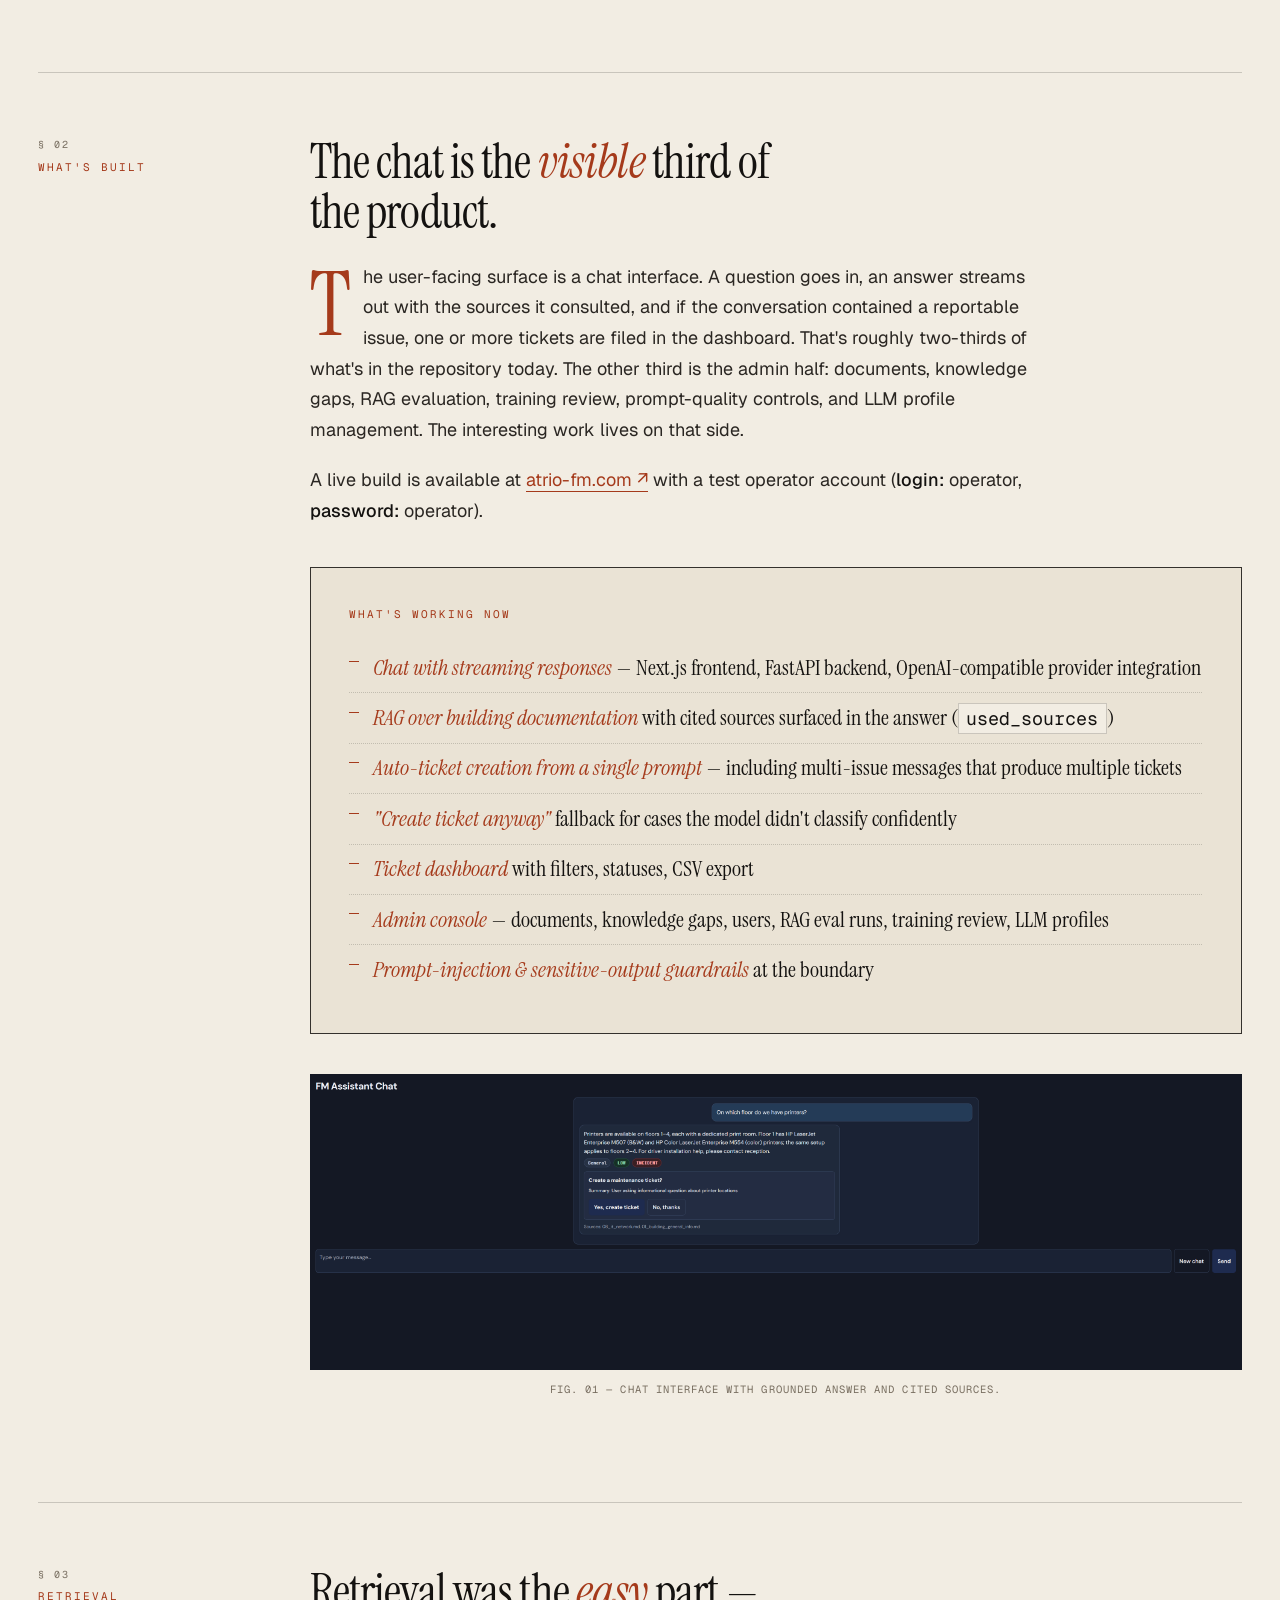
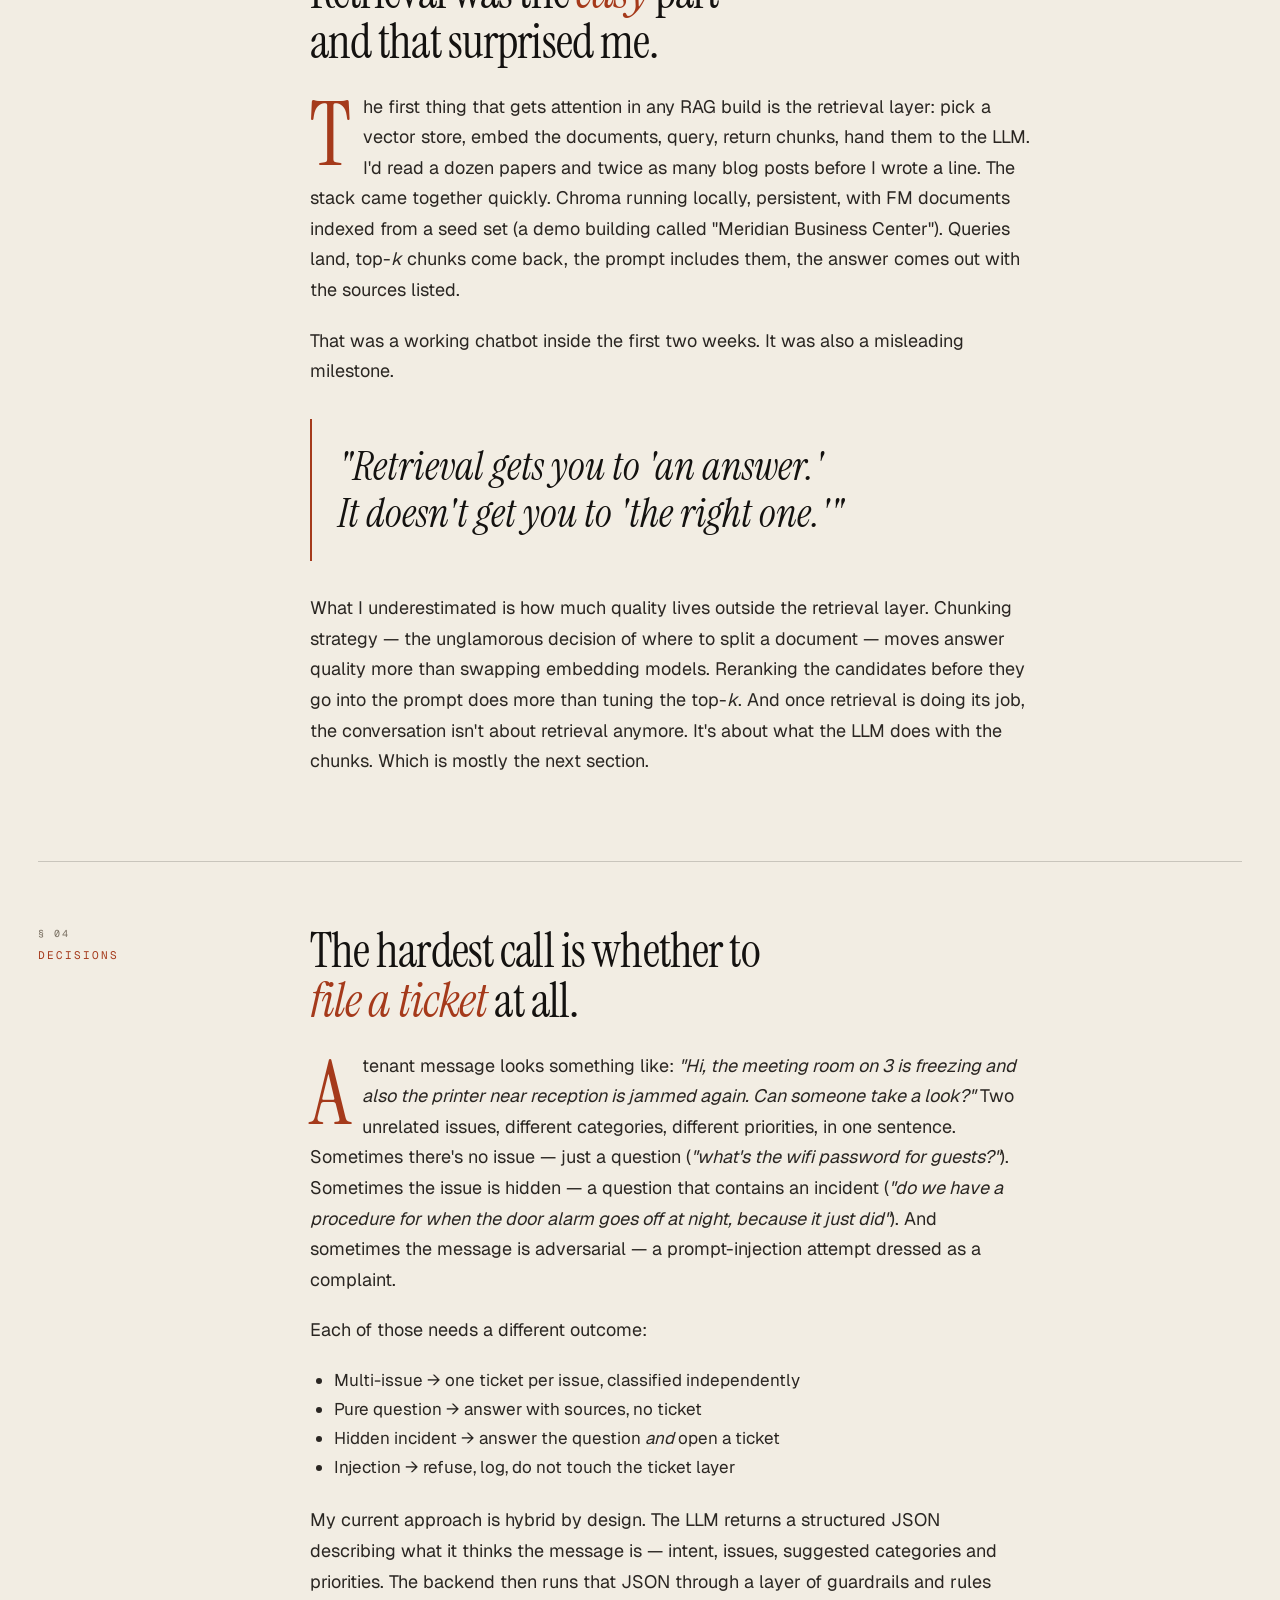
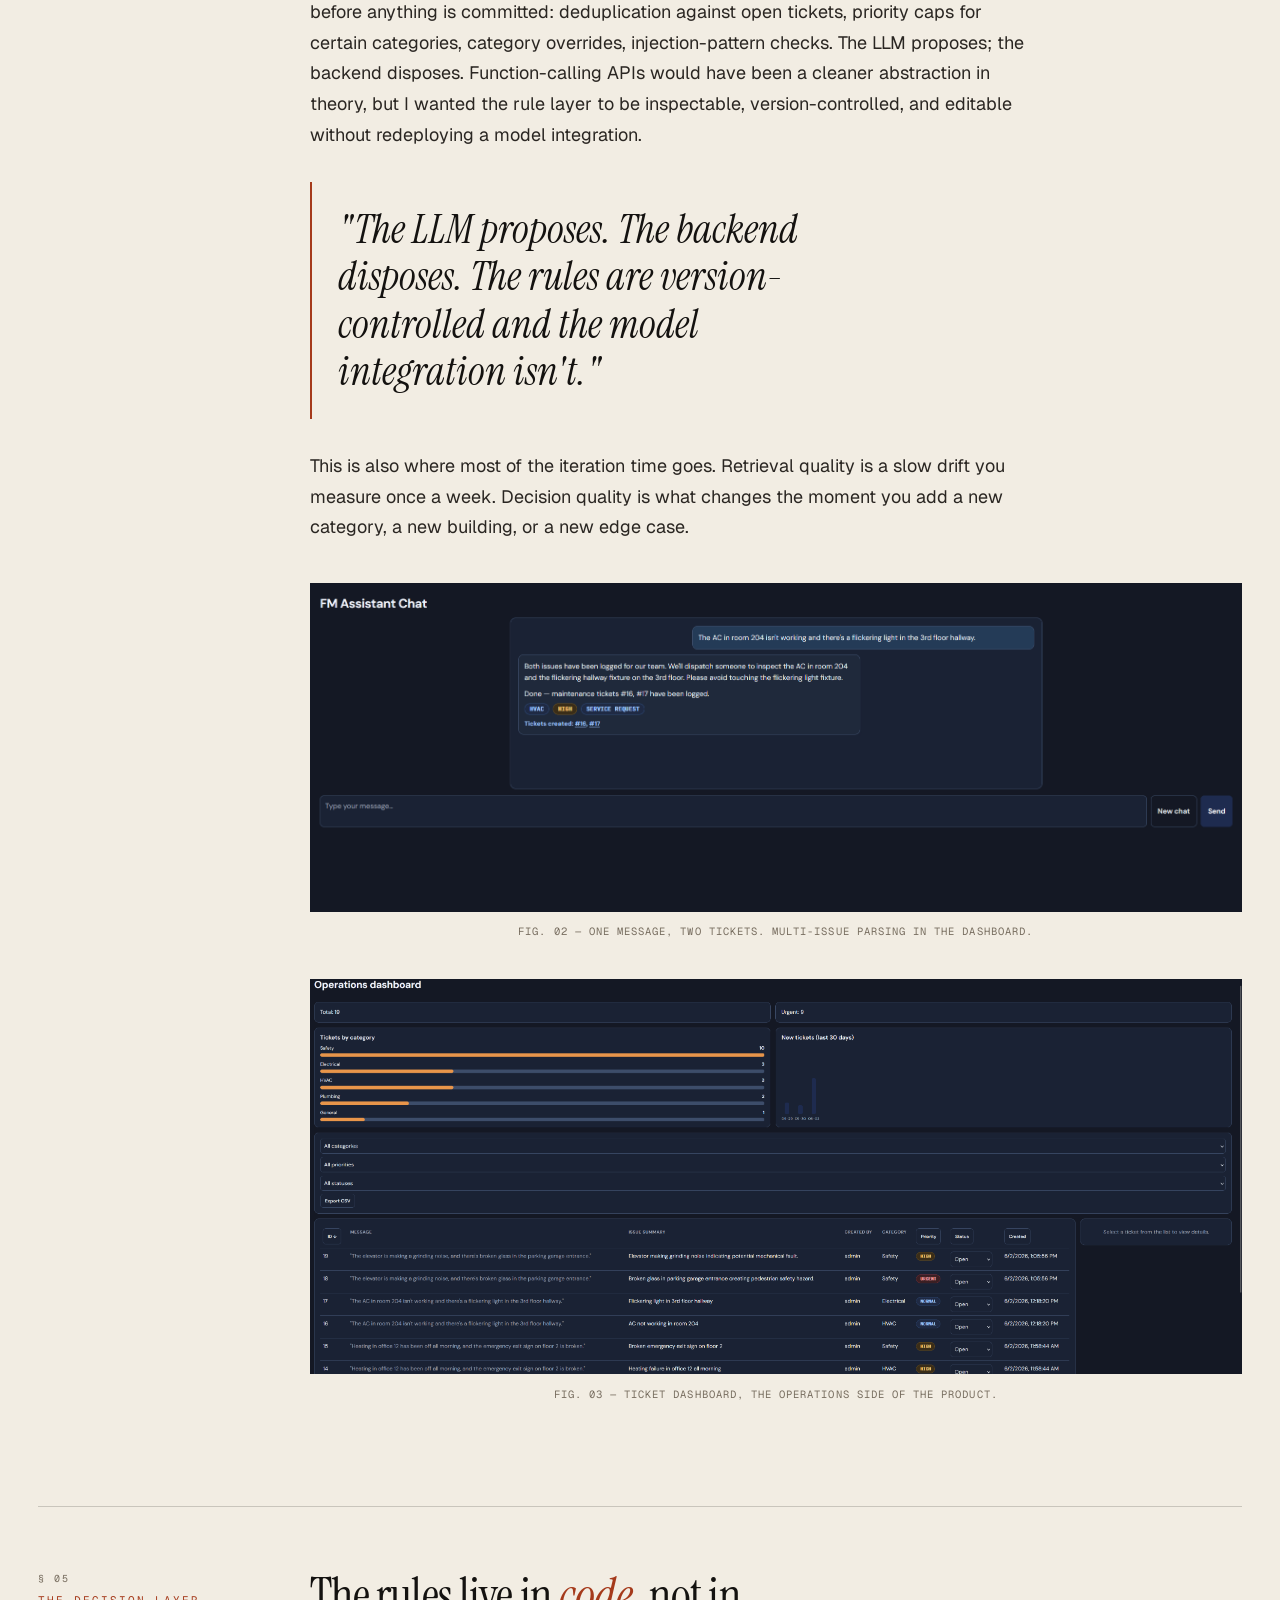
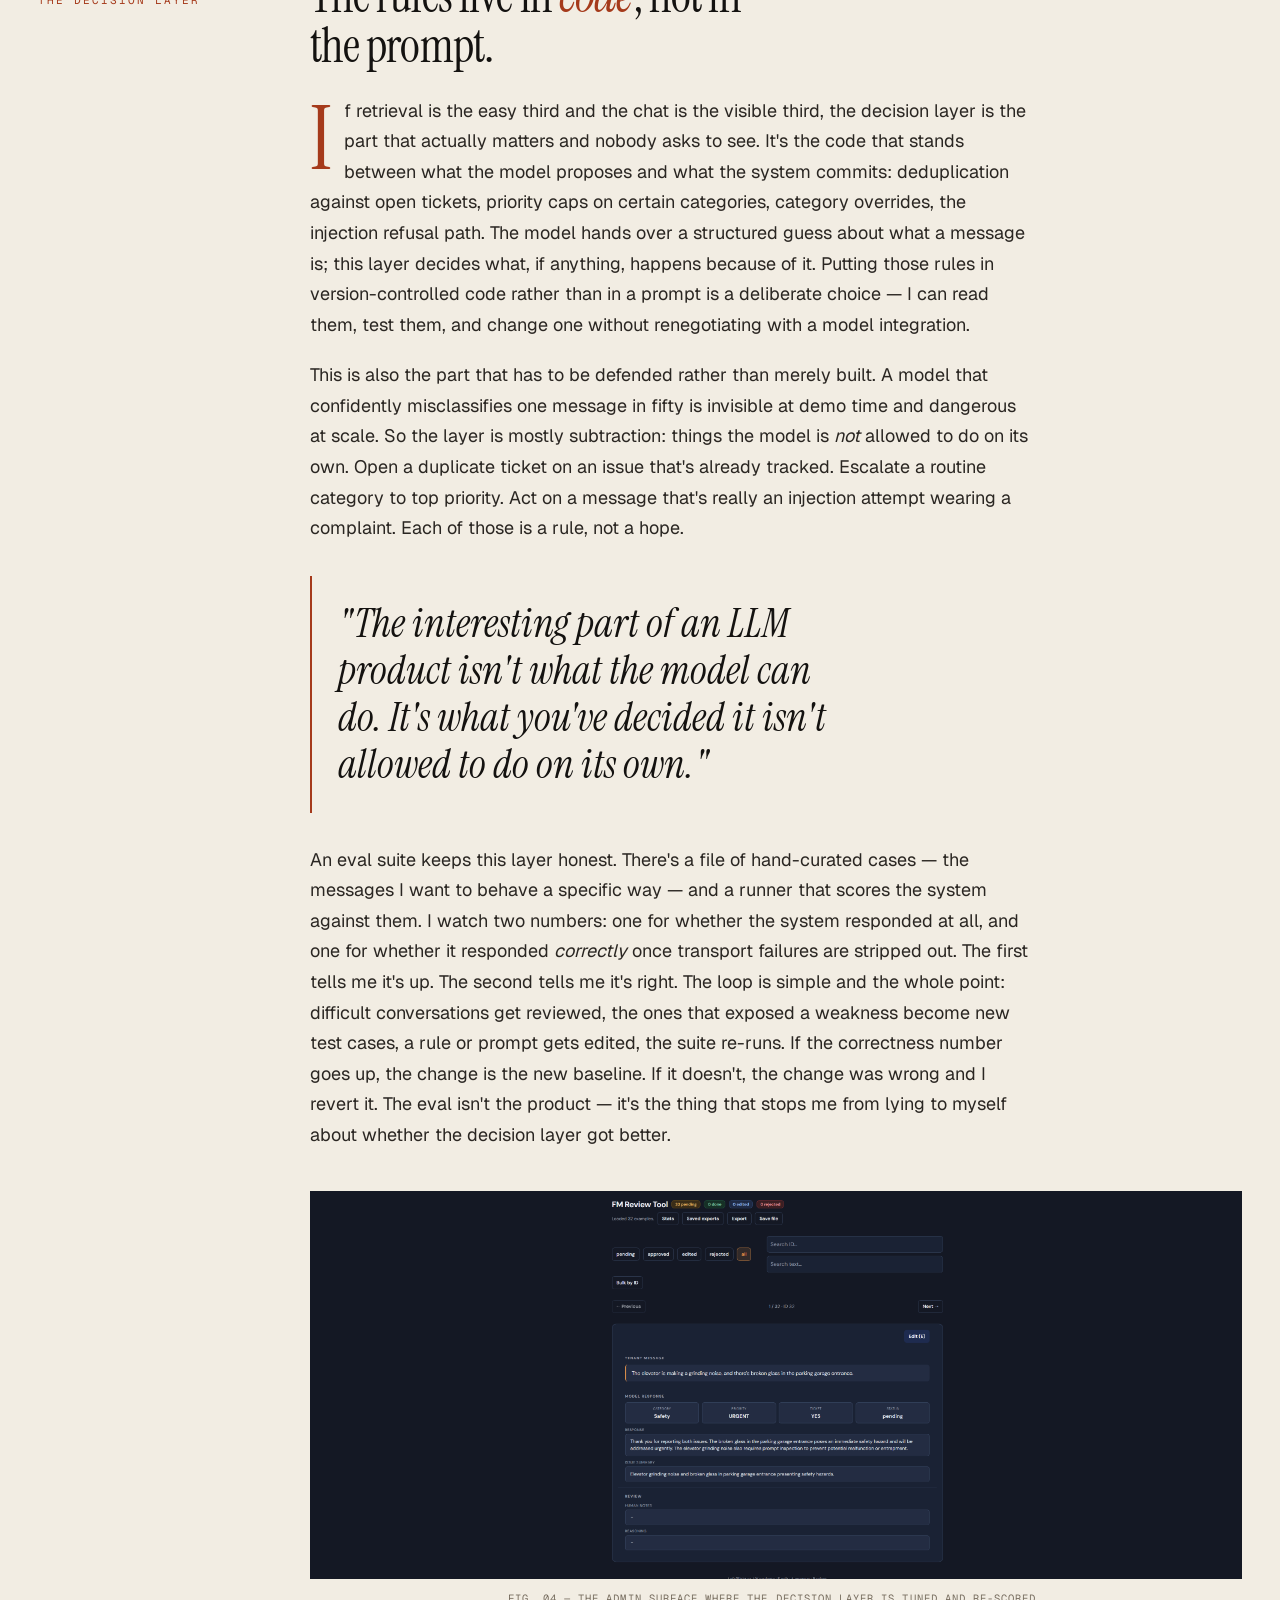
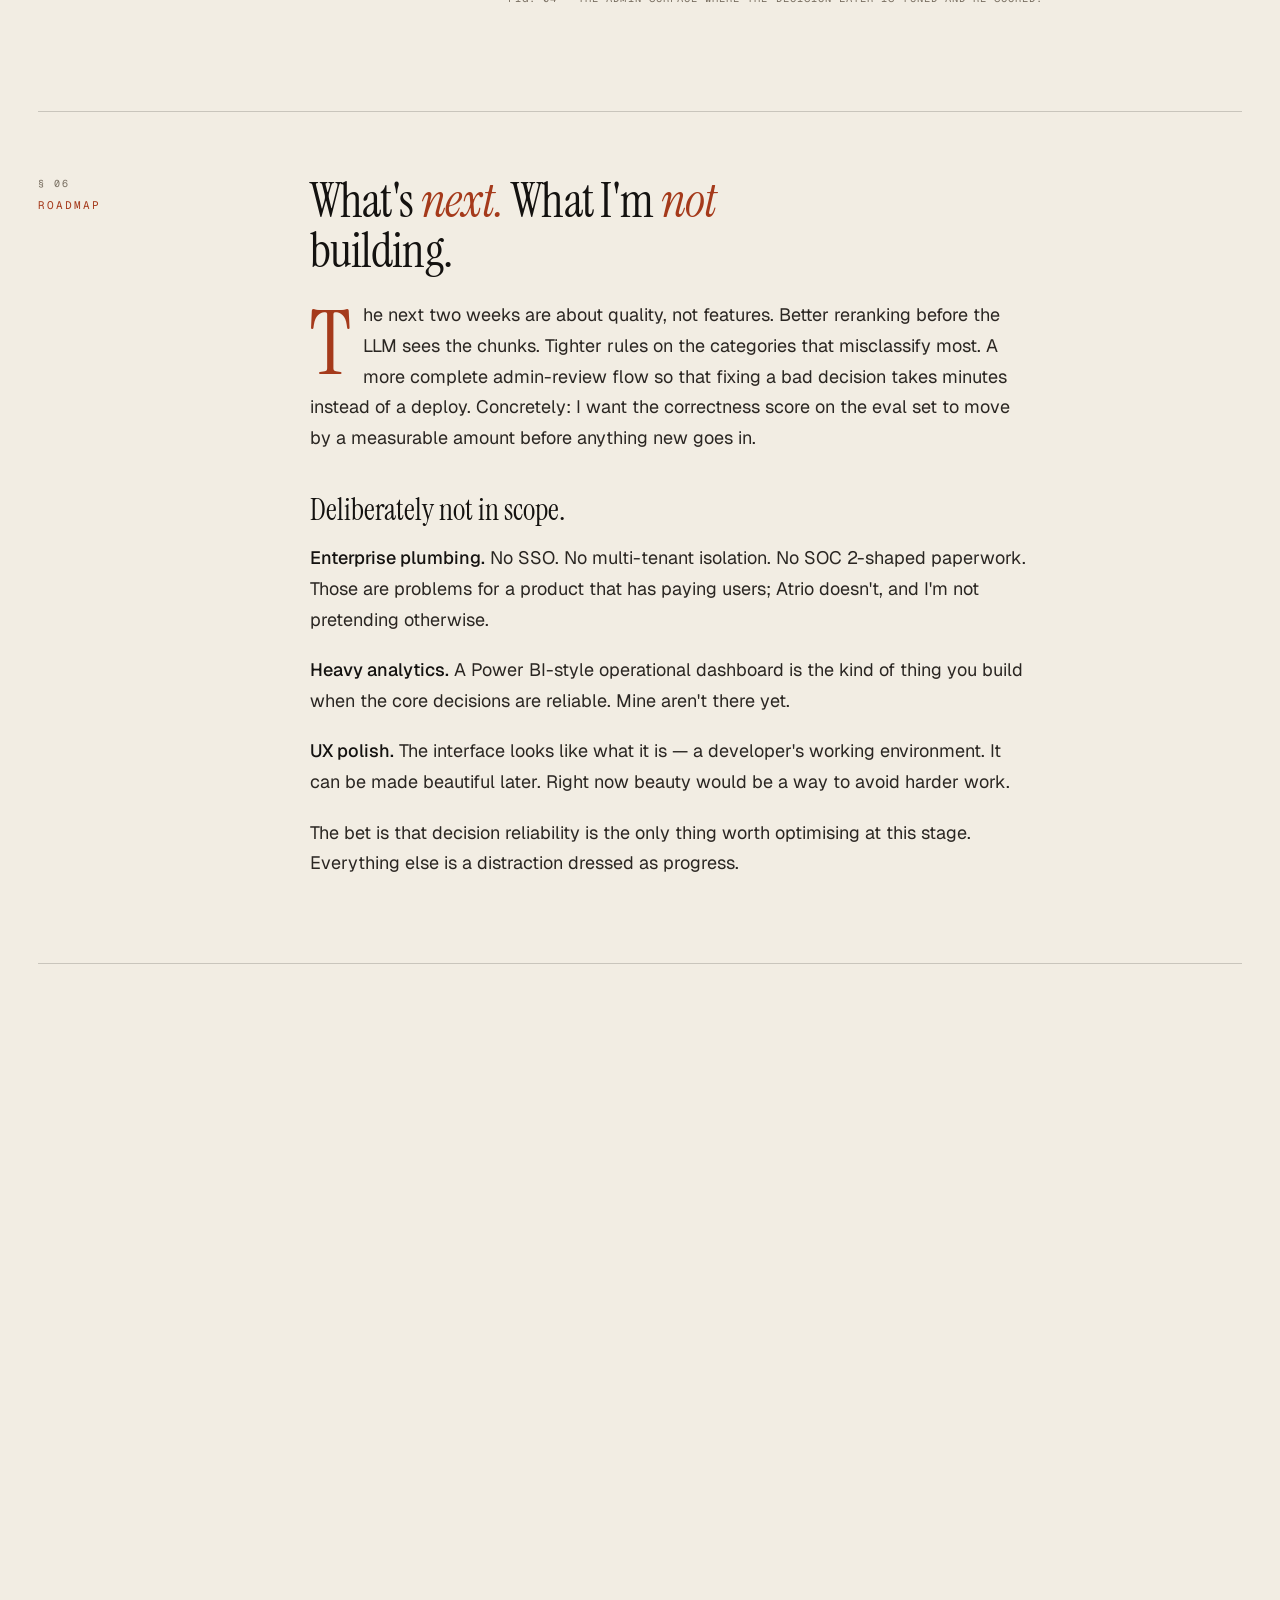
<file: pl/case/atrio.html>
<!DOCTYPE html>
<html lang="pl" data-lang-en="../../case/atrio.html" data-lang-pl="./atrio.html">
<head>
<meta charset="UTF-8">
<meta name="viewport" content="width=device-width, initial-scale=1.0">

<title>Wyszukiwanie to łatwa część — Atrio · Mateusz Mosór · Materiał 02</title>
<meta name="description" content="Atrio to asystent AI dla zespołów facility management. Projekt realizowany samodzielnie, około dwóch miesięcy w niepełnym wymiarze. Notatki o tym, czego RAG naprawdę wymaga poza zwykłym demo.">
<meta name="author" content="Mateusz Mosór">

<meta property="og:type" content="article">
<meta property="og:title" content="Wyszukiwanie to łatwa część. Trudne są decyzje.">
<meta property="og:description" content="Tworzenie Atrio — asystenta AI dla zespołów FM. Działające MVP w fazie iteracji. Projekt samodzielny.">
<meta property="og:image" content="../../assets/og-image.png">

<meta name="twitter:card" content="summary_large_image">
<meta name="twitter:title" content="Wyszukiwanie to łatwa część. Trudne są decyzje.">
<meta name="twitter:description" content="Tworzenie Atrio — asystenta AI dla zespołów FM. Notatki o RAG poza zwykłym demo.">
<meta name="twitter:image" content="../../assets/og-image.png">

<link rel="alternate" hreflang="en" href="../../case/atrio.html">
<link rel="alternate" hreflang="pl" href="./atrio.html">
<link rel="alternate" hreflang="x-default" href="../../case/atrio.html">

<link rel="icon" type="image/svg+xml" href="../../assets/favicon.svg">

<link rel="preconnect" href="https://fonts.googleapis.com">
<link rel="preconnect" href="https://fonts.gstatic.com" crossorigin>
<link href="https://fonts.googleapis.com/css2?family=Instrument+Serif:ital@0;1&family=Geist:wght@300;400;500;600&family=Geist+Mono:wght@400;500&display=swap" rel="stylesheet">

<link rel="stylesheet" href="../../css/style.css">
</head>
<body>

<div class="progress-bar" aria-hidden="true"><div class="progress-bar-fill"></div></div>

<div class="lightbox" role="dialog" aria-hidden="true" aria-label="Podgląd obrazu">
  <button class="lightbox-btn lb-close" type="button" aria-label="Zamknij">×</button>
  <button class="lightbox-btn lb-prev" type="button" aria-label="Poprzedni obraz">‹</button>
  <button class="lightbox-btn lb-next" type="button" aria-label="Następny obraz">›</button>
  <img alt="">
  <div class="lb-counter"></div>
</div>

<div class="container">

  <header class="masthead">
    <div class="masthead-row">
      <a class="masthead-back" href="../index.html">Wydanie 01 · Mosór</a>
      <div class="masthead-nav-wrap">
        <span style="color: var(--muted);">Materiał · 02 — Studium przypadku</span>
        <div class="lang-switch" role="navigation" aria-label="Język">
          <a class="lang-switch-link" href="../../case/atrio.html" hreflang="en" lang="en" data-lang-choice="en">EN</a>
          <span class="lang-switch-sep" aria-hidden="true">·</span>
          <a class="lang-switch-link is-active" href="./atrio.html" hreflang="pl" lang="pl" data-lang-choice="pl">PL</a>
        </div>
        <button class="theme-toggle" id="themeToggle" type="button" aria-label="Przełącz motyw">Ciemny</button>
      </div>
    </div>
  </header>

  <section class="case-hero">
    <div class="kicker">Materiał · 02 — LLM &amp; RAG · W toku</div>
    <h1 class="case-hero-headline">
      <em>Wyszukiwanie</em> to łatwa część.<br>
      Trudne są <em>decyzje.</em>
    </h1>
    <p class="case-hero-dek">
      Atrio to asystent oparty na LLM dla zespołów facility management, który tworzę
      samodzielnie od około dwóch miesięcy w niepełnym wymiarze. To notatki o tym, czego
      RAG naprawdę wymaga, gdy wychodzi się poza zwykłe demo.
    </p>
    <div class="case-hero-meta">
      <div class="case-hero-meta-item">Projekt<strong>Atrio — FM Chatbot</strong></div>
      <div class="case-hero-meta-item">Status<strong>MVP · Iteracja · 2026</strong></div>
      <div class="case-hero-meta-item">Typ<strong>Projekt samodzielny · Open-source</strong></div>
      <div class="case-hero-meta-item">Stack<strong>Llama 3.1 · Next.js · FastAPI · Chroma · RAG</strong></div>
      <div class="case-hero-meta-item">Repo<strong><a href="https://github.com/Attenersi/atrio-fm-chatbot" target="_blank" rel="noopener" style="color: var(--accent); text-decoration: none; border-bottom: 1px solid var(--accent);">github.com/Attenersi/atrio-fm-chatbot ↗</a></strong></div>
      <div class="case-hero-meta-item">Live<strong><a href="https://atrio-fm.com" target="_blank" rel="noopener" style="color: var(--accent); text-decoration: none; border-bottom: 1px solid var(--accent);">atrio-fm.com ↗</a></strong></div>
      <div class="case-hero-meta-item">Konto testowe<strong>operator / operator</strong></div>
    </div>
  </section>

  <div class="case-body">

    <section class="case-section">
      <div class="case-section-label">
        <span class="case-section-num">§ 01</span>
        Założenia
      </div>
      <div class="case-prose">
        <h2>Najemca pisze <em>jedno zdanie.</em> Ktoś musi z niego zrobić <em>ticket.</em></h2>
        <p>Zespoły FM działają pomiędzy dwoma źródłami tarcia: z jednej strony jest najemca, który chce naprawy i nie ma ani cierpliwości, ani znajomości terminologii z dokumentacji budynku, a z drugiej operator helpdesku, który musi przełożyć „winda na drugim piętrze hałasuje” na właściwą kategorię, priorytet, dane wykonawcy i ticket. Pomiędzy nimi leży zaś dwustustronicowa dokumentacja, segregator procedur oraz czyjaś nieformalna wiedza o tym, który wykonawca obsługuje który kontrakt.</p>
        <p class="no-dropcap">Atrio to moja propozycja tego, jak powinna wyglądać ta pośrednia warstwa: czat dla najemcy lub helpdesku, model językowy osadzony w dokumentacji budynku oraz backend, który automatycznie zamienia rozmowę w ustrukturyzowany ticket — z właściwą kategorią i priorytetem oraz odwołaniami do stron, na których oparto decyzję.</p>
        <p class="no-dropcap">Tworzę go samodzielnie jako projekt portfolio i open-source. Sam chatbot działa, retrieval działa, a najciekawszy problem — i zarazem powód powstania tego studium przypadku — leży właśnie pomiędzy nimi.</p>
      </div>
    </section>

    <section class="case-section">
      <div class="case-section-label">
        <span class="case-section-num">§ 02</span>
        Co jest zbudowane
      </div>
      <div class="case-prose">
        <h2>Czat to <em>widoczna</em> jedna trzecia produktu.</h2>
        <p>Warstwa dostępna dla użytkownika to interfejs czatu, w którym pytanie trafia do systemu, odpowiedź pojawia się strumieniowo wraz ze źródłami, a jeśli w rozmowie pojawił się problem do zgłoszenia, na dashboard trafia jeden lub więcej ticketów. Stanowi to jednak tylko około dwóch trzecich repozytorium — resztę zajmuje panel administracyjny obejmujący dokumenty, luki w wiedzy, ewaluację RAG, przegląd danych treningowych, kontrolę jakości promptów oraz profile modeli. To właśnie po tej stronie kryje się najciekawsza praca.</p>
        <p class="no-dropcap">Wersja na żywo: <a href="https://atrio-fm.com" target="_blank" rel="noopener" style="color: var(--accent); text-decoration: none; border-bottom: 1px solid var(--accent);">atrio-fm.com ↗</a>, z kontem testowym operatora (<strong>login:</strong> operator, <strong>hasło:</strong> operator).</p>

        <div class="owned-list">
          <div class="owned-list-head">Co działa obecnie</div>
          <ul>
            <li><em>Czat ze streamingiem odpowiedzi</em> — frontend Next.js, backend FastAPI, integracja zgodna z API OpenAI</li>
            <li><em>RAG na dokumentacji budynku</em> z podaniem źródeł w odpowiedzi (<code style="font-family: var(--font-mono); font-size: 0.85em; padding: 0.15em 0.4em; background: var(--bg); border: 1px solid var(--rule);">used_sources</code>)</li>
            <li><em>Automatyczne tworzenie ticketów</em> — także rozdzielanie wiadomości o wielu problemach na osobne tickety</li>
            <li><em>Opcja „utwórz ticket mimo to”</em>, gdy model nie sklasyfikował zgłoszenia z wystarczającą pewnością</li>
            <li><em>Dashboard ticketów</em> z filtrami, statusami i eksportem do CSV</li>
            <li><em>Panel administracyjny</em> — dokumenty, luki w wiedzy, użytkownicy, ewaluacja RAG, przegląd danych treningowych, profile modeli</li>
            <li><em>Zabezpieczenia</em> przed prompt injection oraz kontrola wrażliwych odpowiedzi na styku warstw</li>
          </ul>
        </div>

        <figure class="case-figure" data-gallery="atrio-case">
          <img
            src="../../assets/atrio/chat-rag.png"
            alt="Interfejs czatu Atrio z odpowiedzią opartą na dokumentacji i utworzonym ticketem"
            loading="lazy">
          <figcaption>Rys. 01 — Czat z odpowiedzią opartą na źródłach wraz z odwołaniami.</figcaption>
        </figure>
      </div>
    </section>

    <section class="case-section">
      <div class="case-section-label">
        <span class="case-section-num">§ 03</span>
        Retrieval
      </div>
      <div class="case-prose">
        <h2>Retrieval okazał się <em>łatwy</em> — i to mnie zaskoczyło.</h2>
        <p>W każdym projekcie RAG pierwsza uwaga kieruje się na warstwę retrieval, czyli vector store, embeddings, zapytania, chunki dokumentów i model językowy, dlatego zanim napisałem pierwszą linię kodu, przeczytałem kilkanaście artykułów naukowych i dwa razy tyle wpisów na blogach. Sam stack złożył się jednak szybko — Chroma lokalnie, w trybie trwałym, dokumenty FM z zestawu startowego (demonstracyjny „Meridian Business Center”), a do tego zapytanie, top-<em>k</em>, chunki w prompcie i odpowiedź wraz ze źródłami.</p>
        <p class="no-dropcap">Działający chatbot powstał już w pierwsze dwa tygodnie — był to jednak zwodniczy kamień milowy.</p>

        <div class="pull-quote">„Retrieval prowadzi do «jakiejś» odpowiedzi, ale nie do «właściwej».”</div>

        <p class="no-dropcap">Nie doceniłem, ile jakości leży poza samym retrievalem: strategia chunkingu, czyli to, gdzie ciąć dokument, bywa ważniejsza niż zmiana modelu embeddingów, a reranking wyników przed promptem daje więcej niż strojenie parametru top-<em>k</em>. Gdy retrieval działa jak należy, rozmowa nie dotyczy już samego retrievalu, lecz tego, co model zrobi z chunkami — i właśnie o tym jest kolejna sekcja.</p>
      </div>
    </section>

    <section class="case-section">
      <div class="case-section-label">
        <span class="case-section-num">§ 04</span>
        Decyzje
      </div>
      <div class="case-prose">
        <h2>Najtrudniejsza decyzja: czy w ogóle <em>tworzyć ticket.</em></h2>
        <p>Wiadomość od najemcy potrafi brzmieć: <em>„W sali spotkań nr 3 jest zimno, a drukarka przy recepcji znów się zacięła. Możecie to sprawdzić?”</em> — czyli dwa niezwiązane ze sobą problemy, o różnych kategoriach i priorytetach, zmieszczone w jednym zdaniu. Czasem jest to samo pytanie (<em>„jakie jest hasło do WiFi dla gości?”</em>), czasem incydent ukryty w pytaniu (<em>„czy mamy procedurę na alarm drzwiowy w nocy? Bo właśnie się włączył”</em>), a czasem wręcz atak — prompt injection podszywający się pod skargę.</p>

        <p class="no-dropcap">Każdy z tych przypadków wymaga innej reakcji:</p>
        <ul style="margin: 1rem 0 1.5rem 0; padding-left: 1.5rem; color: var(--ink-soft); font-size: 17px; line-height: 1.7;">
          <li>Wiele problemów → osobny ticket dla każdego, klasyfikowane niezależnie</li>
          <li>Samo pytanie → odpowiedź ze źródłami, bez tworzenia ticketu</li>
          <li>Ukryty incydent → odpowiedź <em>oraz</em> ticket</li>
          <li>Prompt injection → odmowa i zapis w logu, bez ingerencji w warstwę ticketów</li>
        </ul>

        <p class="no-dropcap">Podejście jest hybrydowe z założenia: model zwraca ustrukturyzowany JSON z intencją, listą problemów oraz sugerowanymi kategoriami i priorytetami, a backend przepuszcza to przez zabezpieczenia i reguły przed zapisem — deduplikację względem otwartych ticketów, limity priorytetów, nadpisania kategorii i wykrywanie wzorców prompt injection. Model proponuje, backend decyduje. Function calling byłby w teorii czystszy, ale zależało mi na warstwie reguł, która pozostaje czytelna, wersjonowana i edytowalna bez ponownego wdrażania integracji z modelem.</p>

        <div class="pull-quote">„Model proponuje. Backend decyduje. Reguły żyją w repozytorium — integracja z modelem nie.”</div>

        <p class="no-dropcap">To tutaj spędzam większość czasu w kolejnych iteracjach, ponieważ o ile jakość retrievalu zmienia się powoli i wystarczy mierzyć ją raz w tygodniu, o tyle jakość decyzji potrafi się zmienić w chwili dodania nowej kategorii, budynku czy edge case’u.</p>

        <figure class="case-figure" data-gallery="atrio-case">
          <img
            src="../../assets/atrio/multi-ticket.png"
            alt="Chat Atrio — jedna wiadomość tworzy wiele ticketów serwisowych"
            loading="lazy">
          <figcaption>Rys. 02 — Jedna wiadomość, dwa tickety. Rozdzielanie wielu problemów widoczne na dashboardzie.</figcaption>
        </figure>

        <figure class="case-figure" data-gallery="atrio-case">
          <img
            src="../../assets/atrio/dashboard.png"
            alt="Dashboard operacyjny Atrio z kategoriami, priorytetami i listą ticketów"
            loading="lazy">
          <figcaption>Rys. 03 — Dashboard ticketów, czyli operacyjna strona produktu.</figcaption>
        </figure>
      </div>
    </section>

    <section class="case-section">
      <div class="case-section-label">
        <span class="case-section-num">§ 05</span>
        Warstwa decyzji
      </div>
      <div class="case-prose">
        <h2>Reguły żyją w <em>kodzie</em>, nie w prompcie.</h2>
        <p>Jeśli retrieval to ta łatwa jedna trzecia, a czat — widoczna jedna trzecia, to warstwa decyzji jest tą częścią, która naprawdę się liczy, a o którą nikt nie pyta podczas demo. Jest to kod pomiędzy propozycją modelu a tym, co system faktycznie zapisuje, obejmujący deduplikację, limity priorytetów, nadpisania kategorii oraz ścieżkę odmowy przy prompt injection. Model przekazuje ustrukturyzowaną propozycję, a ta warstwa rozstrzyga, co z niej wynika — reguły siedzą w kodzie, nie w prompcie, dzięki czemu mogę je czytać, testować i zmieniać pojedynczo, bez renegocjowania całej integracji z modelem.</p>

        <p class="no-dropcap">Tej warstwy trzeba bronić, a nie tylko ją zbudować, ponieważ model, który myli się z dużą pewnością raz na pięćdziesiąt wiadomości, jest niewidoczny w demo i groźny w skali. Dlatego praca polega głównie na odejmowaniu, czyli na określaniu, czego model <em>nie może</em> zrobić samodzielnie: utworzyć duplikatu już śledzonego problemu, podnieść rutynowej kategorii do najwyższego priorytetu ani wykonać polecenia z prompt injection podszytego pod skargę. Każdy z tych przypadków to twarda reguła, a nie pobożne życzenie.</p>

        <div class="pull-quote">„W produkcie opartym na LLM liczy się nie to, co model potrafi, lecz to, czego świadomie zabroniłeś mu robić samodzielnie.”</div>

        <p class="no-dropcap">Tę warstwę utrzymuje w ryzach zestaw testów ewaluacyjnych, na który składają się plik ręcznie dobranych przypadków oraz mechanizm oceniający system według dwóch liczb: czy system w ogóle odpowiedział i czy odpowiedział <em>poprawnie</em>, po odjęciu błędów połączenia. Pierwsza mówi, czy system stoi, druga — czy ma rację. Cały cykl wygląda tak: trudna rozmowa prowadzi do przeglądu, ten do nowego przypadku testowego, a następnie do korekty reguły lub promptu i ponownego przebiegu, przy czym wzrost poprawności wyznacza nowy punkt odniesienia, a jego brak oznacza wycofanie zmiany. Ewaluacja sama w sobie nie jest produktem — chroni jednak przed oszukiwaniem samego siebie co do jakości warstwy decyzji.</p>

        <figure class="case-figure" data-gallery="atrio-case">
          <img
            src="../../assets/atrio/admin-eval.png"
            alt="Panel admina Atrio do strojenia zachowania warstwy decyzji"
            loading="lazy">
          <figcaption>Rys. 04 — Panel administracyjny, w którym stroi się warstwę decyzji i przeprowadza ponowną ewaluację.</figcaption>
        </figure>
      </div>
    </section>

    <section class="case-section">
      <div class="case-section-label">
        <span class="case-section-num">§ 06</span>
        Plany
      </div>
      <div class="case-prose">
        <h2>Co <em>dalej.</em> Czego <em>nie</em> buduję.</h2>
        <p>Najbliższe dwa tygodnie to jakość, a nie nowe funkcje, co w praktyce oznacza lepszy reranking wyników przed modelem, bardziej restrykcyjne reguły dla kategorii, które najczęściej są mylone, oraz pełniejszy proces przeglądu w panelu administracyjnym, pozwalający skorygować błędną decyzję w kilka minut zamiast kolejnego wdrożenia. Mówiąc konkretnie: chcę zobaczyć mierzalny wzrost poprawności na zbiorze ewaluacyjnym, zanim dodam cokolwiek nowego.</p>

        <h3>Świadomie poza zakresem.</h3>
        <p class="no-dropcap"><strong>Infrastruktura klasy enterprise.</strong> Bez SSO, architektury multi-tenant i certyfikacji SOC 2, ponieważ są to problemy produktu z płacącymi użytkownikami — Atrio ich nie ma i nie zamierzam tego udawać.</p>
        <p class="no-dropcap"><strong>Rozbudowana analityka.</strong> Dashboard operacyjny w stylu Power BI buduje się dopiero wtedy, gdy decyzje są już wiarygodne, a moje jeszcze takie nie są.</p>
        <p class="no-dropcap"><strong>Dopracowanie UX.</strong> Interfejs wygląda dziś jak środowisko programisty i tak na razie pozostanie, bo estetyka może poczekać — w tym momencie byłaby ucieczką od trudniejszej pracy.</p>

        <p class="no-dropcap">Na tym etapie stawiam na niezawodność decyzji jako jedyną rzecz wartą optymalizacji, ponieważ cała reszta to rozproszenie uwagi udające postęp.</p>
      </div>
    </section>

    <section class="case-section">
      <div class="case-section-label">
        <span class="case-section-num">§ 07</span>
        Wnioski
      </div>
      <div class="case-prose">
        <h2>Artykuły naukowe nie opisują <em>drugiej połowy.</em></h2>
        <p>Praca nad tym projektem zmieniła mój sposób myślenia o systemach RAG, bo o ile artykuły pięknie opisują warstwę retrieval i na tym się kończą, o tyle prawdziwa robota zaczyna się dopiero po stronie chunków — w tym, jak dzieli się dokumenty, co umieszcza przed kontekstem i po nim, co robi się z odpowiedzią modelu, zanim dotknie ona reszty systemu, oraz jak sprawdza się, czy wczorajsza zmiana nie zepsuła dzisiejszego działania.</p>

        <p class="no-dropcap">Drugim zaskoczeniem było to, jak wiele pracy ma charakter <em>obronny</em> — model, który myli się z dużą pewnością raz na pięćdziesiąt przypadków, nie jest problemem na demo, lecz staje się poważny w skali. Dlatego duża część projektu poszła w zabezpieczenia: ochronę przed prompt injection, deduplikację, limity priorytetów, nadpisania i warstwę odmowy. Jest to mało efektowne, ale to właśnie ono oddziela prototyp od systemu pracującego na prawdziwej kolejce ticketów.</p>

        <p class="no-dropcap">Podsumowanie w jednym zdaniu: <em>uruchomienie modelu językowego przestało być trudne, a całą pracą okazało się kontrolowanie jego zachowania na nieuporządkowanych danych z prawdziwego świata.</em></p>
      </div>
    </section>

  </div>

  <section class="case-footer-nav">
    <div class="case-footer-nav-label">— Koniec materiału · 02 —</div>
    <a href="../index.html#work">Powrót do Wydania 01</a>
  </section>

</div>

<script src="../../js/main.js"></script>
</body>
</html>
</file>
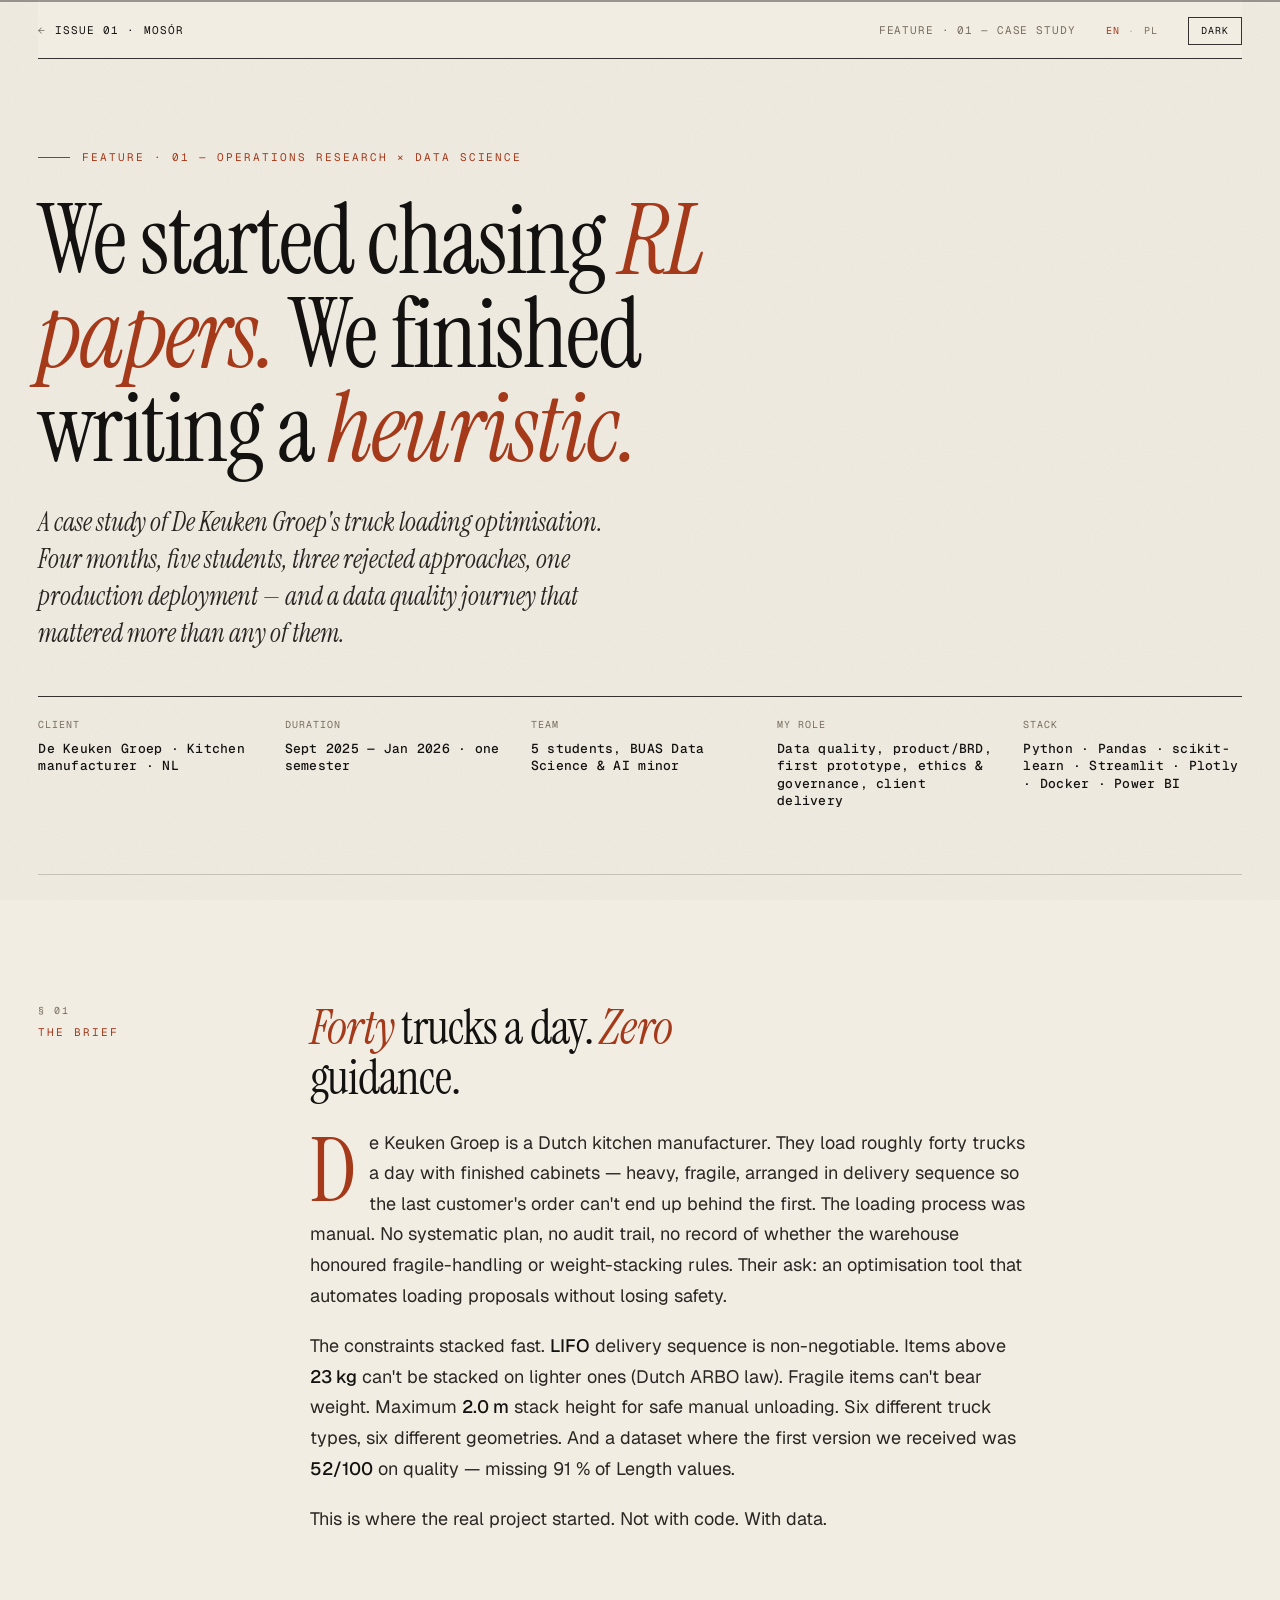
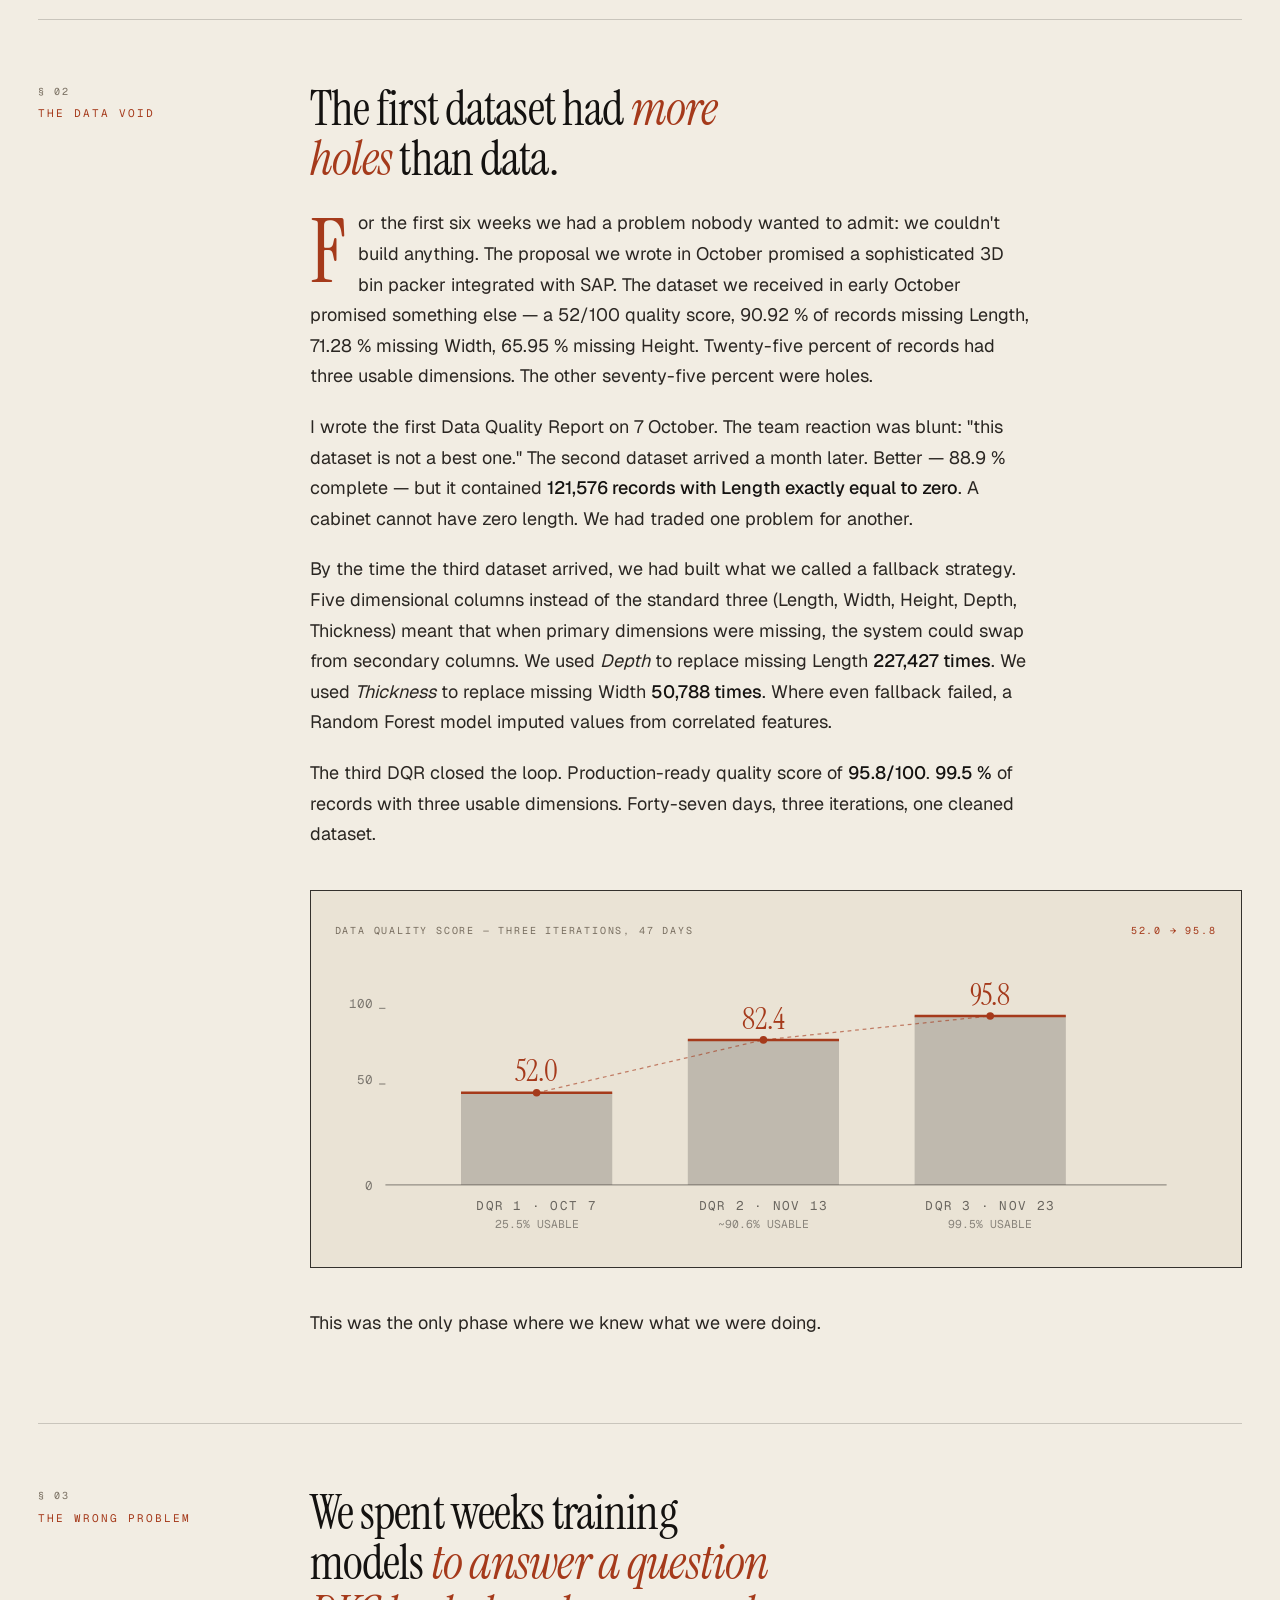
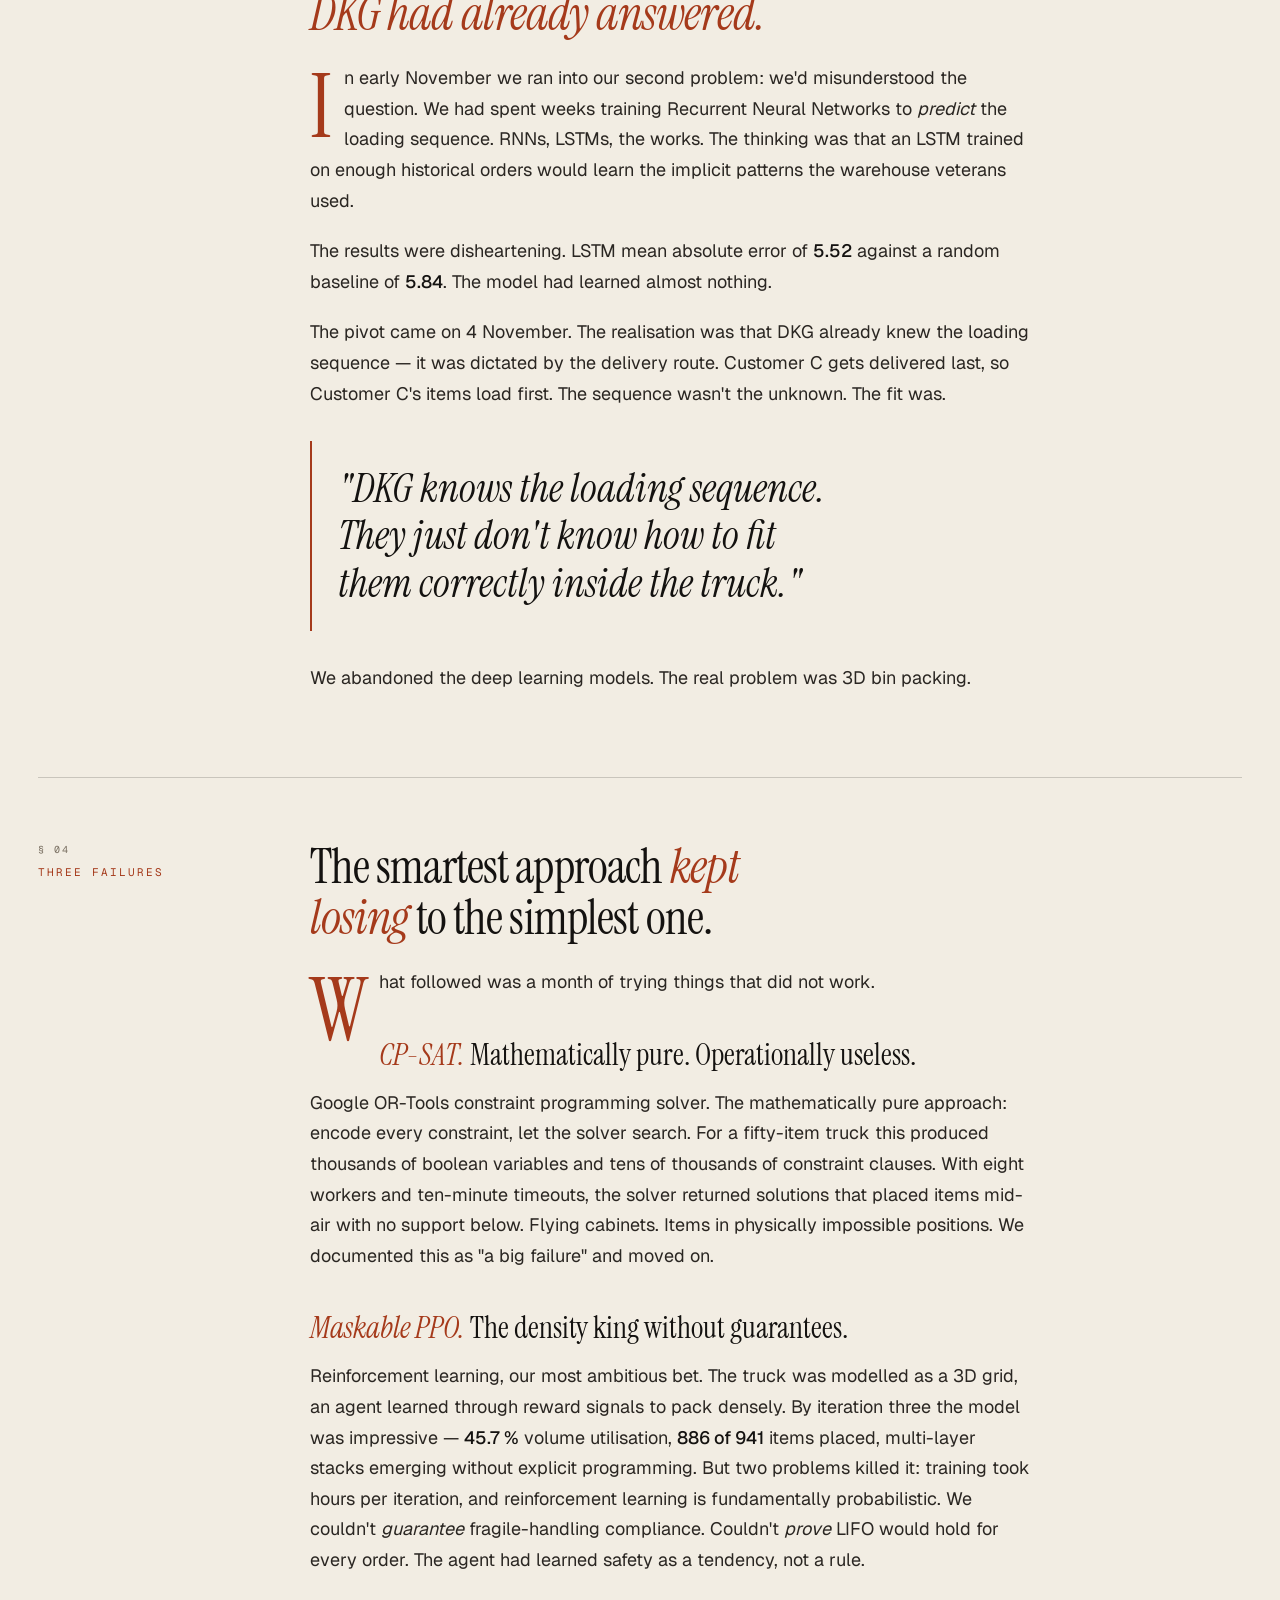
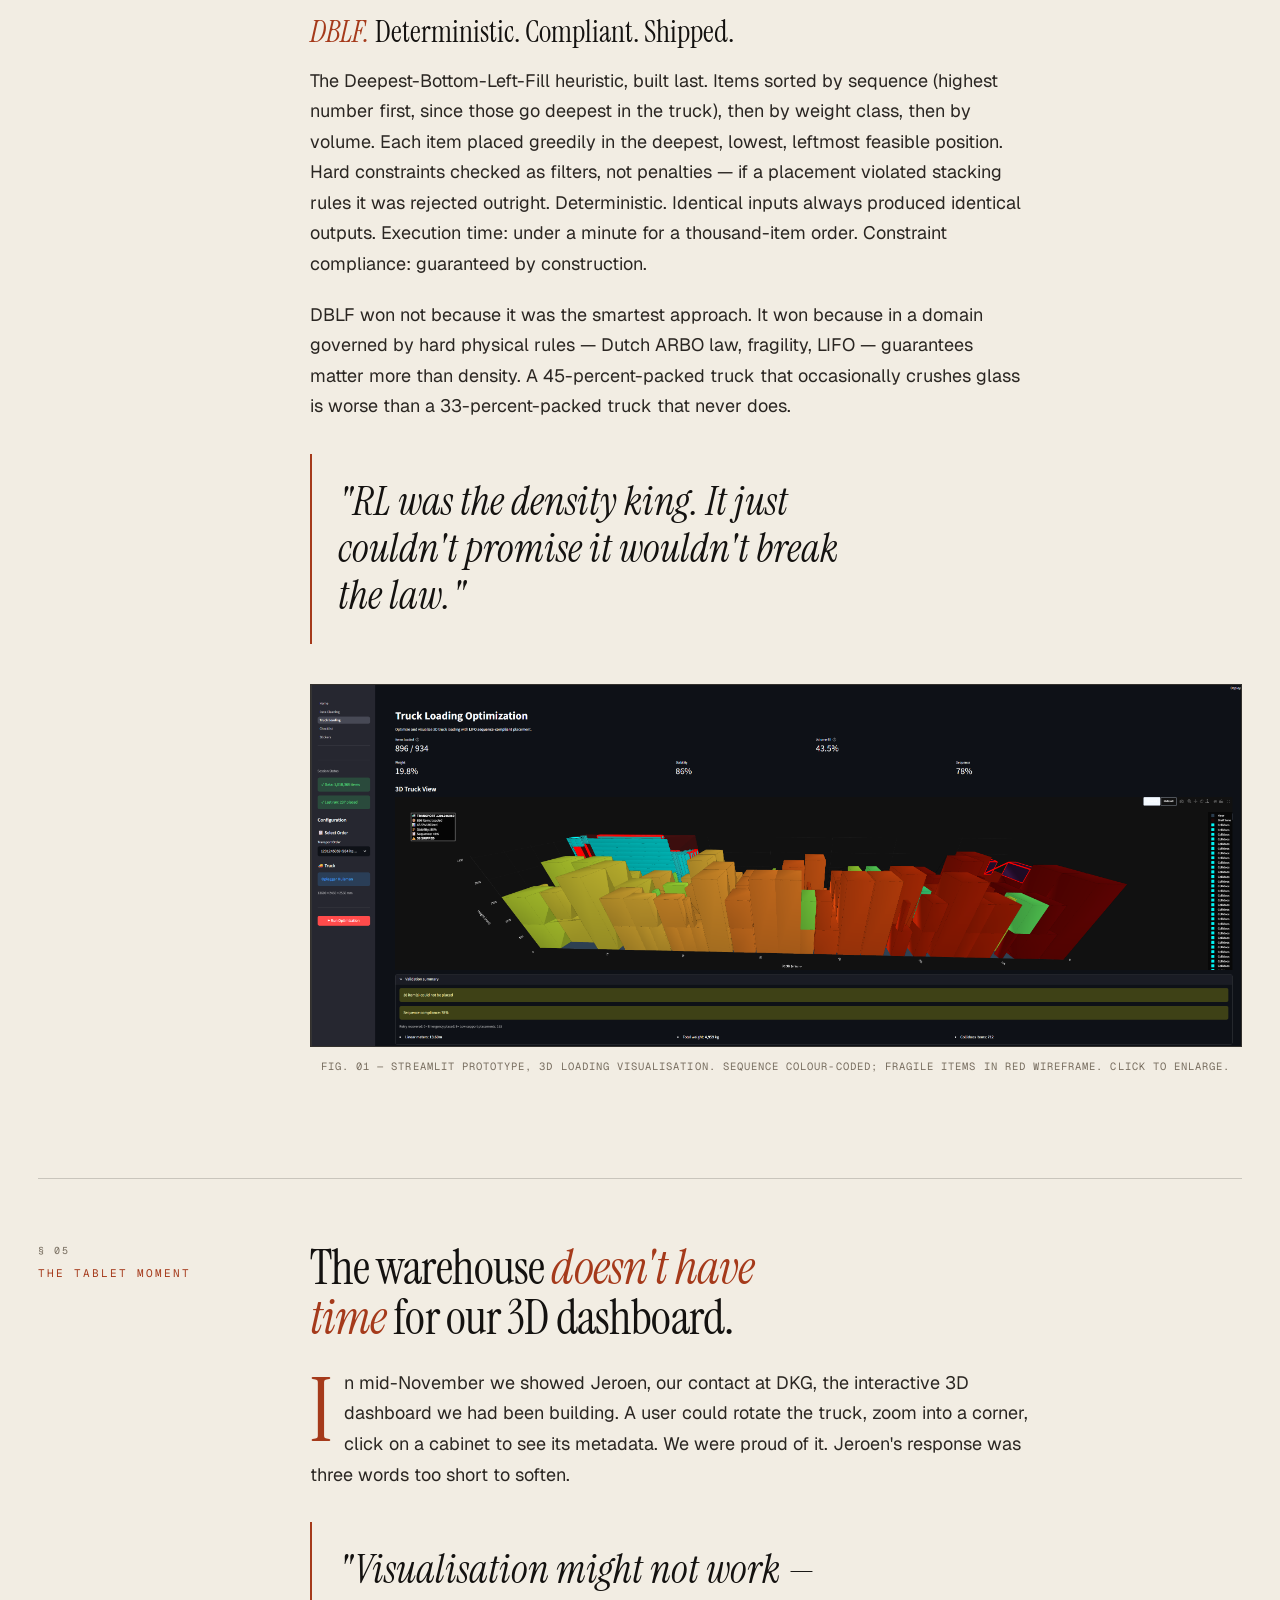
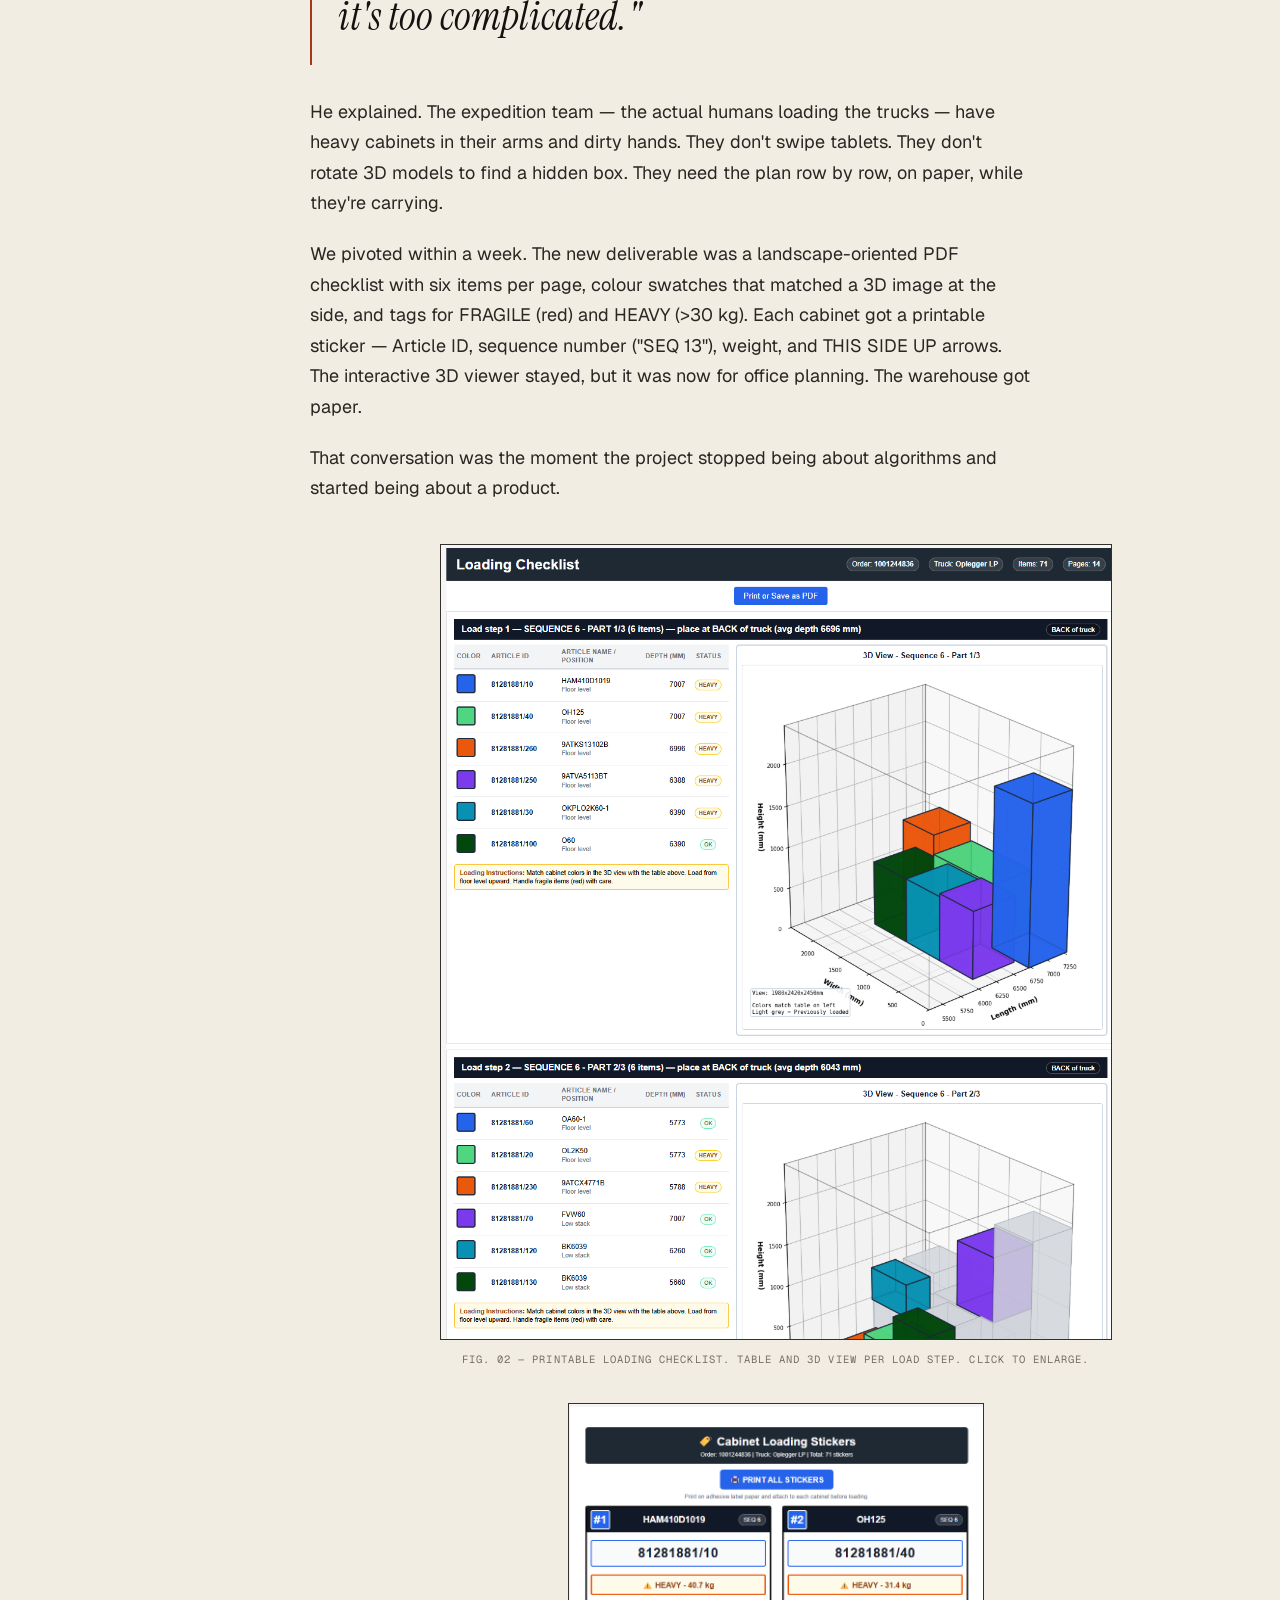
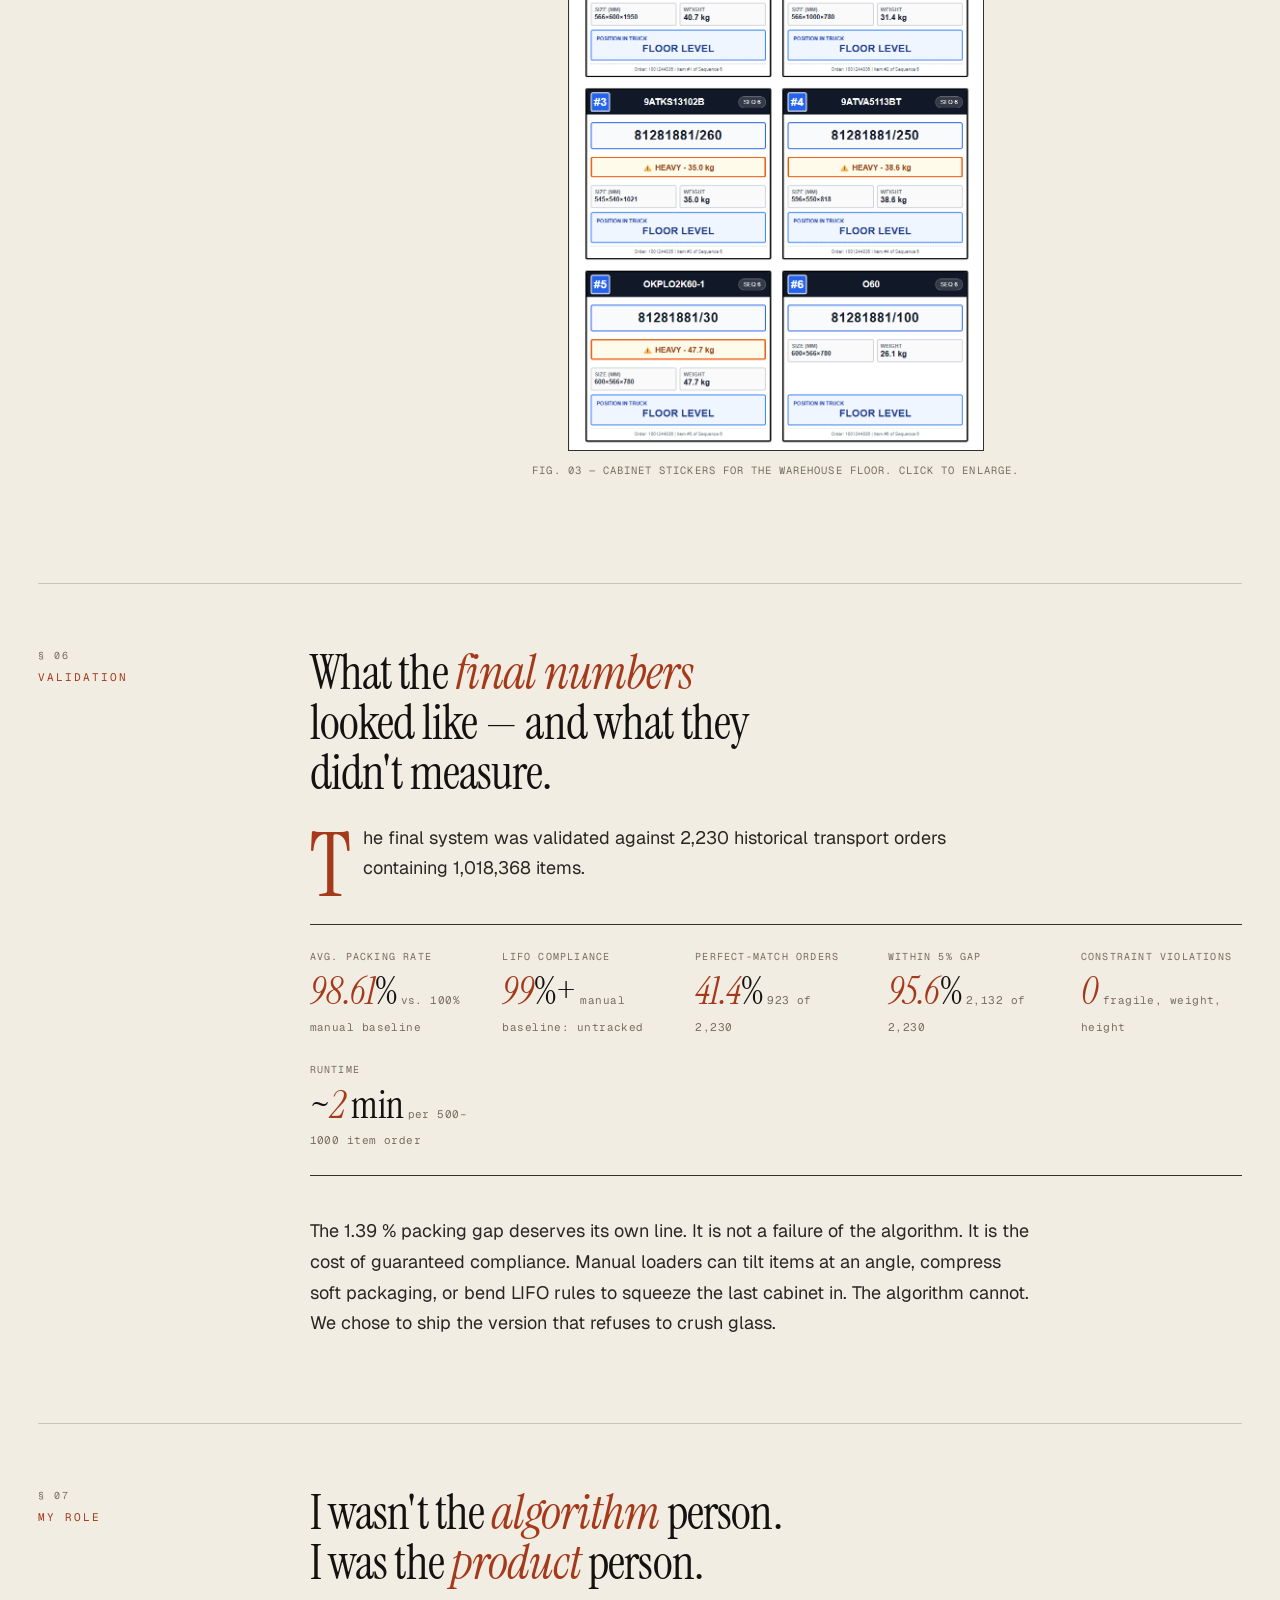
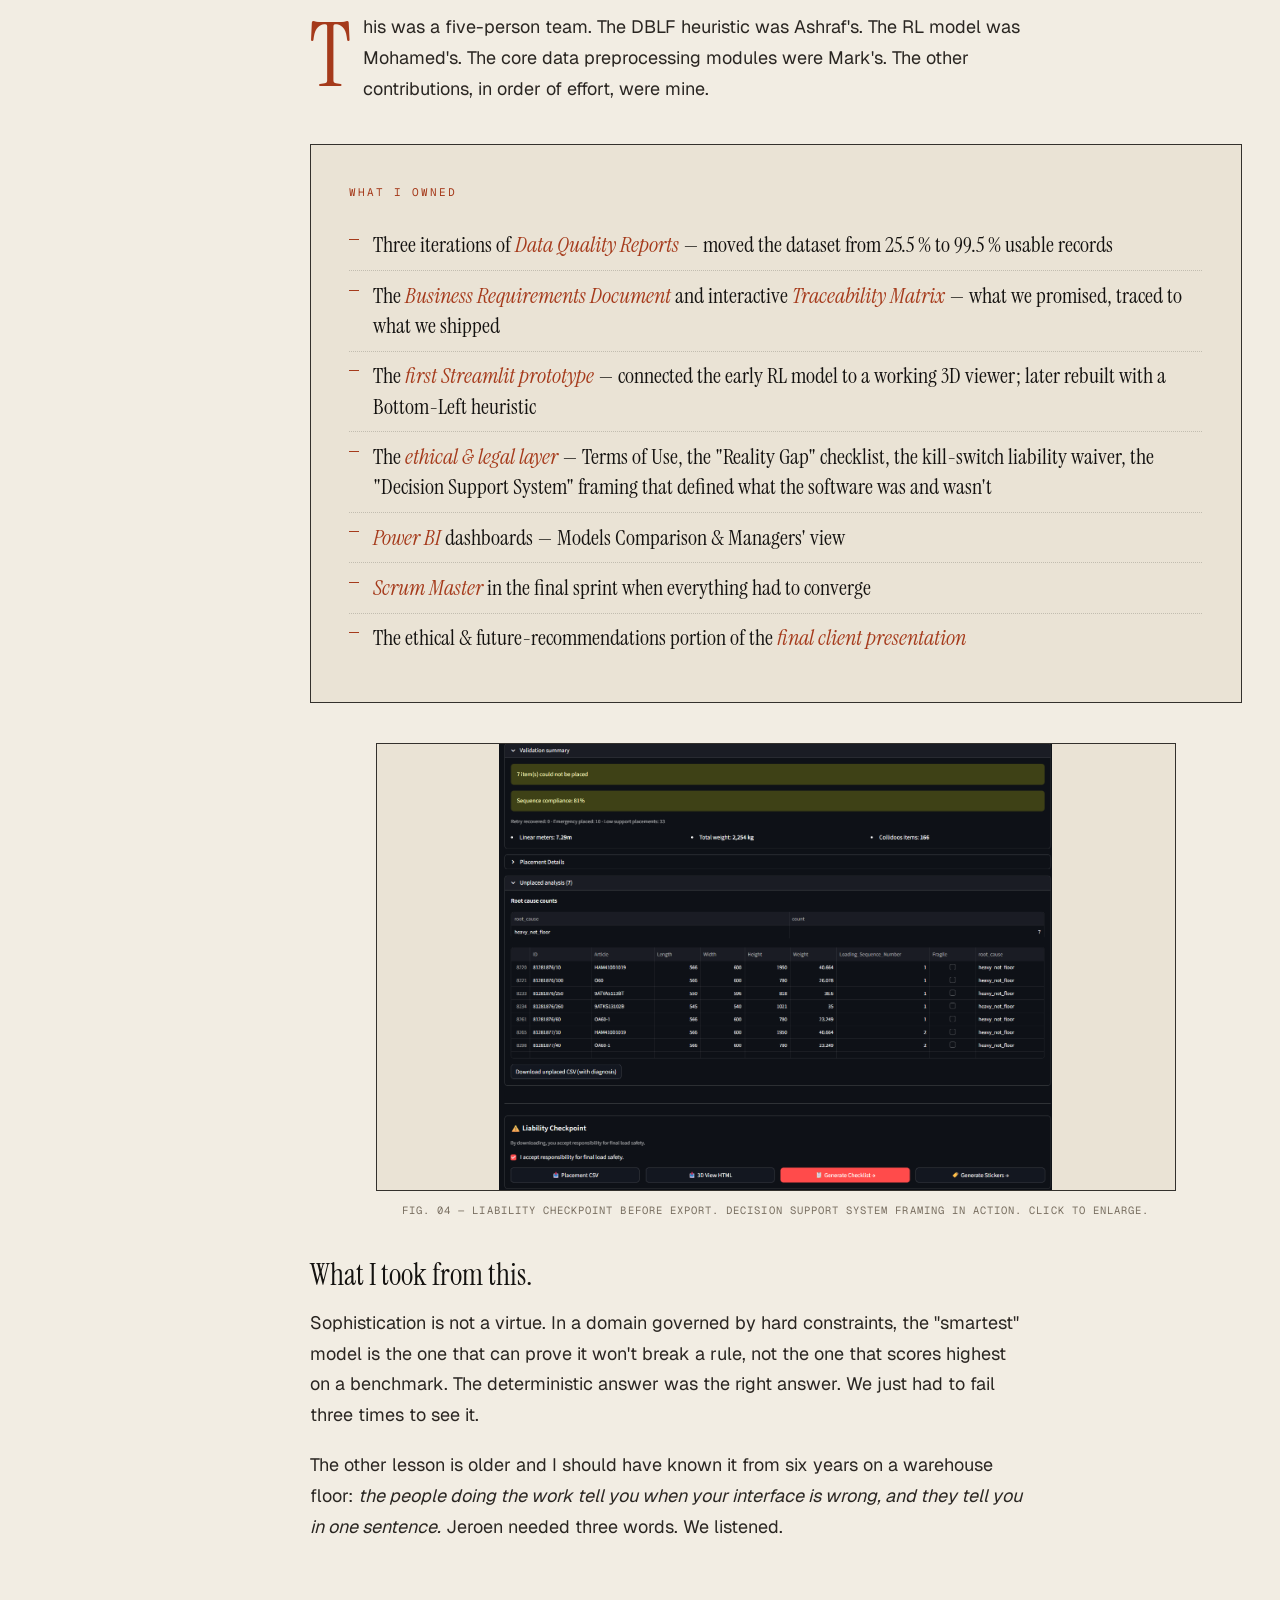
<file: pl/case/dkg-logistics.html>
<!DOCTYPE html>
<html lang="pl" data-lang-en="../../case/dkg-logistics.html" data-lang-pl="./dkg-logistics.html">
<head>
<meta charset="UTF-8">
<meta name="viewport" content="width=device-width, initial-scale=1.0">

<title>Załadunek kuchni i nauka, kiedy nie używać ML — Mateusz Mosór · Materiał 01</title>
<meta name="description" content="Studium przypadku: optymalizacja załadunku ciężarówek dla De Keuken Groep. Cztery miesiące, pięcioro studentów, trzy odrzucone podejścia, jedno wdrożenie produkcyjne.">
<meta name="author" content="Mateusz Mosór">

<meta property="og:type" content="article">
<meta property="og:title" content="Załadunek kuchni i nauka, kiedy nie używać ML">
<meta property="og:description" content="Studium przypadku: optymalizacja załadunku ciężarówek dla De Keuken Groep. Cztery miesiące, pięcioro studentów, trzy odrzucone podejścia, jedno wdrożenie.">
<meta property="og:image" content="../../assets/og-image.png">

<meta name="twitter:card" content="summary_large_image">
<meta name="twitter:title" content="Załadunek kuchni i nauka, kiedy nie używać ML">
<meta name="twitter:description" content="Studium przypadku: optymalizacja załadunku DKG. Autor: Mateusz Mosór.">
<meta name="twitter:image" content="../../assets/og-image.png">

<link rel="alternate" hreflang="en" href="../../case/dkg-logistics.html">
<link rel="alternate" hreflang="pl" href="./dkg-logistics.html">
<link rel="alternate" hreflang="x-default" href="../../case/dkg-logistics.html">

<link rel="icon" type="image/svg+xml" href="../../assets/favicon.svg">

<link rel="preconnect" href="https://fonts.googleapis.com">
<link rel="preconnect" href="https://fonts.gstatic.com" crossorigin>
<link href="https://fonts.googleapis.com/css2?family=Instrument+Serif:ital@0;1&family=Geist:wght@300;400;500;600&family=Geist+Mono:wght@400;500&display=swap" rel="stylesheet">

<link rel="stylesheet" href="../../css/style.css">
</head>
<body>

<div class="progress-bar" aria-hidden="true"><div class="progress-bar-fill"></div></div>

<div class="lightbox" role="dialog" aria-hidden="true" aria-label="Podgląd obrazu">
  <button class="lightbox-btn lb-close" type="button" aria-label="Zamknij">×</button>
  <button class="lightbox-btn lb-prev" type="button" aria-label="Poprzedni obraz">‹</button>
  <button class="lightbox-btn lb-next" type="button" aria-label="Następny obraz">›</button>
  <img alt="">
  <div class="lb-counter"></div>
</div>

<div class="container">

  <header class="masthead">
    <div class="masthead-row">
      <a class="masthead-back" href="../index.html">Wydanie 01 · Mosór</a>
      <div class="masthead-nav-wrap">
        <span style="color: var(--muted);">Materiał · 01 — Studium przypadku</span>
        <div class="lang-switch" role="navigation" aria-label="Język">
          <a class="lang-switch-link" href="../../case/dkg-logistics.html" hreflang="en" lang="en" data-lang-choice="en">EN</a>
          <span class="lang-switch-sep" aria-hidden="true">·</span>
          <a class="lang-switch-link is-active" href="./dkg-logistics.html" hreflang="pl" lang="pl" data-lang-choice="pl">PL</a>
        </div>
        <button class="theme-toggle" id="themeToggle" type="button" aria-label="Przełącz motyw">Ciemny</button>
      </div>
    </div>
  </header>

  <section class="case-hero">
    <div class="kicker">Materiał · 01 — Badania operacyjne × Data Science</div>
    <h1 class="case-hero-headline">
      Zaczęliśmy od <em>paperów o RL.</em> Skończyliśmy na <em>heurystyce.</em>
    </h1>
    <p class="case-hero-dek">
      Studium przypadku optymalizacji załadunku dla De Keuken Groep, na które złożyły się
      cztery miesiące pracy, pięcioro studentów, trzy odrzucone podejścia i jedno wdrożenie
      produkcyjne — a najważniejszą jego częścią okazała się droga przez jakość danych, istotniejsza niż którykolwiek z algorytmów.
    </p>
    <div class="case-hero-meta">
      <div class="case-hero-meta-item">Klient<strong>De Keuken Groep · Producent kuchni · Holandia</strong></div>
      <div class="case-hero-meta-item">Czas trwania<strong>wrzesień 2025 — styczeń 2026 · jeden semestr</strong></div>
      <div class="case-hero-meta-item">Zespół<strong>5 studentów, minor Data Science &amp; AI, BUAS</strong></div>
      <div class="case-hero-meta-item">Moja rola<strong>Jakość danych, produkt i BRD, pierwszy prototyp, warstwa etyczna i zgodność, prezentacja u klienta</strong></div>
      <div class="case-hero-meta-item">Stack<strong>Python · Pandas · scikit-learn · Streamlit · Plotly · Docker · Power BI</strong></div>
    </div>
  </section>

  <div class="case-body">

    <section class="case-section">
      <div class="case-section-label">
        <span class="case-section-num">§ 01</span>
        Założenia
      </div>
      <div class="case-prose">
        <h2><em>Czterdzieści</em> ciężarówek dziennie. <em>Zero</em> wsparcia.</h2>
        <p>De Keuken Groep to holenderski producent kuchni, który dziennie ładuje około czterdziestu ciężarówek gotowymi szafkami — ciężkimi i delikatnymi — w kolejności dostaw tak, by zamówienie ostatniego klienta nie znalazło się za pierwszym. Proces był w pełni ręczny, bez systematycznego planu, audytu ani rejestru tego, czy magazyn przestrzegał zasad delikatności i rozkładu ciężaru, a oczekiwaniem klienta było narzędzie optymalizacyjne, które zaproponuje załadunek bez żadnych kompromisów w kwestii bezpieczeństwa.</p>
        <p class="no-dropcap">Ograniczeń szybko przybywało: kolejność <strong>LIFO</strong> przy dostawie nie podlega negocjacjom, elementy cięższe niż <strong>23&nbsp;kg</strong> nie mogą leżeć na lżejszych (holenderskie przepisy ARBO), a elementy delikatne w ogóle nie mogą przenosić obciążenia. Do tego dochodzi maksymalna wysokość stosu <strong>2,0&nbsp;m</strong>, podyktowana bezpiecznym rozładunkiem ręcznym, oraz sześć typów ciężarówek o sześciu różnych geometriach. A wszystko to opierało się na zbiorze danych, którego pierwsza wersja miała jakość zaledwie <strong>52/100</strong>, z brakującymi 91&nbsp;% wartości <em>Length</em>.</p>
        <p class="no-dropcap">I to właśnie tutaj naprawdę zaczął się projekt — nie od kodu, lecz od danych.</p>
      </div>
    </section>

    <section class="case-section">
      <div class="case-section-label">
        <span class="case-section-num">§ 02</span>
        Pustka danych
      </div>
      <div class="case-prose">
        <h2>Pierwszy zbiór danych miał <em>więcej luk</em> niż danych.</h2>
        <p>Przez pierwsze sześć tygodni towarzyszył nam problem, którego nikt nie chciał wypowiedzieć na głos — nie byliśmy w stanie zbudować niczego sensownego. O ile propozycja z października obiecywała zaawansowany algorytm 3D bin packing zintegrowany z SAP, o tyle zbiór danych z początku tego samego miesiąca mówił coś zupełnie innego: jakość 52/100, brak <em>Length</em> w 90,92&nbsp;% rekordów, brak <em>Width</em> w 71,28&nbsp;% i <em>Height</em> w 65,95&nbsp;%. Komplet trzech wymiarów miało zaledwie 25&nbsp;% rekordów, a cała reszta to były luki.</p>

        <p class="no-dropcap">Pierwszy Data Quality Report napisałem 7 października, a reakcja zespołu sprowadziła się do stwierdzenia, że „ten zbiór danych nie jest najlepszy”. Drugi raport powstał miesiąc później i choć było lepiej — 88,9&nbsp;% kompletności — pojawiło się w nim <strong>121&nbsp;576 rekordów z <em>Length</em> równym dokładnie zero</strong>. Skoro szafka nie może mieć zerowej długości, w praktyce zamieniliśmy jeden problem na drugi.</p>

        <p class="no-dropcap">Przy trzecim zbiorze danych mieliśmy już strategię fallback opartą na pięciu kolumnach wymiarowych zamiast trzech: gdy brakowało <em>Length</em>, system sięgał po <em>Depth</em> (<strong>227&nbsp;427 razy</strong>), a w miejsce <em>Width</em> podstawiał <em>Thickness</em> (<strong>50&nbsp;788 razy</strong>). Gdy zawodziło i to, brakujące wartości uzupełniał model Random Forest na podstawie skorelowanych cech.</p>

        <p class="no-dropcap">Trzeci raport zamknął tę pętlę wynikiem produkcyjnym <strong>95,8/100</strong> i <strong>99,5&nbsp;%</strong> rekordów z trzema użytecznymi wymiarami. W sumie 47 dni, trzy iteracje i jeden uporządkowany zbiór danych.</p>

        <div class="dqr-progression">
          <div class="dqr-progression-label">
            <span>Wynik jakości danych — trzy iteracje, 47 dni</span>
            <span>52,0 → 95,8</span>
          </div>
          <svg viewBox="0 0 700 220" xmlns="http://www.w3.org/2000/svg" role="img" aria-label="Wykres postępu wyniku DQR">
            <line x1="40" y1="180" x2="660" y2="180" stroke="currentColor" stroke-width="1" opacity="0.4"/>
            <text x="30" y="184" font-family="Geist Mono, monospace" font-size="10" fill="currentColor" opacity="0.5" text-anchor="end">0</text>
            <text x="30" y="100" font-family="Geist Mono, monospace" font-size="10" fill="currentColor" opacity="0.5" text-anchor="end">50</text>
            <text x="30" y="40" font-family="Geist Mono, monospace" font-size="10" fill="currentColor" opacity="0.5" text-anchor="end">100</text>
            <line x1="35" y1="100" x2="40" y2="100" stroke="currentColor" stroke-width="1" opacity="0.4"/>
            <line x1="35" y1="40" x2="40" y2="40" stroke="currentColor" stroke-width="1" opacity="0.4"/>

            <rect x="100" y="107" width="120" height="73" fill="currentColor" opacity="0.2"/>
            <line x1="100" y1="107" x2="220" y2="107" stroke="var(--accent)" stroke-width="2"/>
            <text x="160" y="98" font-family="Instrument Serif, serif" font-size="24" fill="var(--accent)" text-anchor="middle">52.0</text>
            <text x="160" y="200" font-family="Geist Mono, monospace" font-size="10" fill="currentColor" opacity="0.6" text-anchor="middle" letter-spacing="1">DQR 1 · 7 PAŹ</text>
            <text x="160" y="214" font-family="Geist Mono, monospace" font-size="9" fill="currentColor" opacity="0.45" text-anchor="middle">25,5% UŻYTECZNYCH</text>

            <rect x="280" y="65" width="120" height="115" fill="currentColor" opacity="0.2"/>
            <line x1="280" y1="65" x2="400" y2="65" stroke="var(--accent)" stroke-width="2"/>
            <text x="340" y="56" font-family="Instrument Serif, serif" font-size="24" fill="var(--accent)" text-anchor="middle">82.4</text>
            <text x="340" y="200" font-family="Geist Mono, monospace" font-size="10" fill="currentColor" opacity="0.6" text-anchor="middle" letter-spacing="1">DQR 2 · 13 LIS</text>
            <text x="340" y="214" font-family="Geist Mono, monospace" font-size="9" fill="currentColor" opacity="0.45" text-anchor="middle">~90,6% UŻYTECZNYCH</text>

            <rect x="460" y="46" width="120" height="134" fill="currentColor" opacity="0.2"/>
            <line x1="460" y1="46" x2="580" y2="46" stroke="var(--accent)" stroke-width="2"/>
            <text x="520" y="37" font-family="Instrument Serif, serif" font-size="24" fill="var(--accent)" text-anchor="middle">95.8</text>
            <text x="520" y="200" font-family="Geist Mono, monospace" font-size="10" fill="currentColor" opacity="0.6" text-anchor="middle" letter-spacing="1">DQR 3 · 23 LIS</text>
            <text x="520" y="214" font-family="Geist Mono, monospace" font-size="9" fill="currentColor" opacity="0.45" text-anchor="middle">99,5% UŻYTECZNYCH</text>

            <polyline points="160,107 340,65 520,46" fill="none" stroke="var(--accent)" stroke-width="1" stroke-dasharray="3,3" opacity="0.6"/>
            <circle cx="160" cy="107" r="3" fill="var(--accent)"/>
            <circle cx="340" cy="65" r="3" fill="var(--accent)"/>
            <circle cx="520" cy="46" r="3" fill="var(--accent)"/>
          </svg>
        </div>

        <p class="no-dropcap">Była to, jak się później okazało, jedyna faza projektu, w której naprawdę wiedzieliśmy, co robimy.</p>
      </div>
    </section>

    <section class="case-section">
      <div class="case-section-label">
        <span class="case-section-num">§ 03</span>
        Zły problem
      </div>
      <div class="case-prose">
        <h2>Tygodniami trenowaliśmy modele <em>na pytanie, na które DKG znało już odpowiedź.</em></h2>
        <p>Na początku listopada pojawił się drugi problem — okazało się, że źle zrozumieliśmy samo pytanie. Tygodniami trenowaliśmy sieci rekurencyjne (RNN), w tym LSTM i pokrewne modele, by <em>przewidywały</em> kolejność załadunku, licząc na to, że sieć sama nauczy się wzorców wypracowanych przez doświadczonych pracowników magazynu.</p>
        <p class="no-dropcap">Wyniki okazały się rozczarowujące — błąd MAE dla LSTM wyniósł <strong>5,52</strong> wobec <strong>5,84</strong> dla losowego baseline’u, co oznaczało, że model właściwie niczego się nie nauczył.</p>
        <p class="no-dropcap">Zwrot nastąpił 4 listopada, gdy uświadomiliśmy sobie, że DKG zna kolejność załadunku, bo wynika ona wprost z trasy — ostatni klient na trasie ładowany jest jako pierwszy. Niewiadomą nie była więc sekwencja, lecz <em>rozmieszczenie</em> szafek w środku.</p>

        <div class="pull-quote">„DKG zna kolejność załadunku. Nie wie, jak poprawnie ułożyć szafki w środku ciężarówki.”</div>

        <p class="no-dropcap">Porzuciliśmy więc deep learning, ponieważ prawdziwym problemem okazało się 3D bin packing.</p>
      </div>
    </section>

    <section class="case-section">
      <div class="case-section-label">
        <span class="case-section-num">§ 04</span>
        Trzy porażki
      </div>
      <div class="case-prose">
        <h2>Najmądrzejsze podejście <em>raz po raz przegrywało</em> z najprostszym.</h2>
        <p>Przez miesiąc próbowaliśmy rozwiązań, z których żadne nie przyniosło rezultatu.</p>

        <h3><em>CP-SAT.</em> Matematycznie eleganckie. Operacyjnie bezużyteczne.</h3>
        <p class="no-dropcap">Sięgnęliśmy po Google OR-Tools i constraint programming, gdzie każde ograniczenie jest zakodowane, a solver przeszukuje przestrzeń rozwiązań — przy pięćdziesięciu pozycjach oznaczało to jednak tysiące zmiennych boolowskich i dziesiątki tysięcy klauzul. Przy ośmiu wątkach i dziesięciominutowych limitach czasu solver zwracał rozwiązania z szafkami zawieszonymi „w powietrzu”, czyli latające kuchnie w fizycznie niemożliwych ułożeniach. Udokumentowaliśmy to jako spektakularną porażkę i poszliśmy dalej.</p>

        <h3><em>Maskable PPO.</em> Mistrz upakowania bez żadnych gwarancji.</h3>
        <p class="no-dropcap">W podejściu opartym na reinforcement learning ciężarówka była trójwymiarową siatką, a agent uczył się poprzez nagrody i w trzeciej iteracji osiągnął <strong>45,7&nbsp;%</strong> wykorzystania objętości, <strong>886 z 941</strong> pozycji oraz wielowarstwowe stosy bez jawnego programowania reguł. Problem polegał jednak na tym, że trening trwał godzinami na iterację, a probabilistyczna natura RL sprawia, iż nie da się <em>zagwarantować</em> przestrzegania zasad delikatności ani LIFO przy każdym zamówieniu — agent nauczył się bezpieczeństwa jako tendencji, a nie jako twardej reguły.</p>

        <h3><em>DBLF.</em> Deterministyczne. Zgodne z regułami. Wdrożone.</h3>
        <p class="no-dropcap">Deepest-Bottom-Left-Fill zbudowaliśmy na samym końcu i opiera się on na sortowaniu według sekwencji (najwyższy numer najgłębiej), następnie wagi, a na końcu objętości, przy czym każda pozycja umieszczana jest zachłannie w najgłębszym, najniższym i najbardziej wysuniętym w lewo dopuszczalnym miejscu. Twarde ograniczenia działają tu jak filtry, a nie kary, więc każde naruszenie oznacza po prostu odrzucenie, a dzięki pełnemu determinizmowi identyczne dane wejściowe zawsze dają identyczny wynik. Algorytm działa w czasie poniżej minuty na tysiąc pozycji, a zgodność z regułami jest w nim gwarantowana już na poziomie konstrukcji.</p>

        <p class="no-dropcap">DBLF wygrało nie dlatego, że było najmądrzejsze, lecz dlatego, że w obszarze twardych reguł fizycznych — przepisów ARBO, delikatności i LIFO — gwarancje liczą się bardziej niż gęstość upakowania. Ciężarówka załadowana w 45&nbsp;% z okazjonalnie stłuczoną szybą jest bowiem gorsza niż ta załadowana w 33&nbsp;%, która nigdy nie powoduje takiej szkody.</p>

        <div class="pull-quote">„RL było mistrzem upakowania. Nie potrafiło jednak obiecać, że nie złamie przepisów.”</div>

        <figure class="case-figure" data-gallery="dkg-case">
          <img
            src="../../assets/dkg/streamlit-3d.png"
            alt="Wizualizacja 3D załadowanej ciężarówki w Streamlit — szafki w kolorach sekwencji"
            loading="lazy">
          <figcaption>Rys. 01 — Prototyp Streamlit, wizualizacja 3D. Kolory oznaczają sekwencję; elementy delikatne na czerwonym szkielecie.</figcaption>
        </figure>
      </div>
    </section>

    <section class="case-section">
      <div class="case-section-label">
        <span class="case-section-num">§ 05</span>
        Moment z tabletem
      </div>
      <div class="case-prose">
        <h2>Magazyn <em>nie ma czasu</em> na nasz dashboard 3D.</h2>
        <p>W połowie listopada pokazaliśmy Jeroenowi z DKG interaktywny dashboard 3D, w którym można było obracać ciężarówkę, przybliżać widok i klikać w poszczególne szafki, by otworzyć ich metadane. Byliśmy z niego dumni, ale reakcja Jeroena zmieściła się w kilku słowach — zbyt krótkich, by dało się je złagodzić.</p>

        <div class="pull-quote">„Ta wizualizacja może się nie sprawdzić — jest za skomplikowana.”</div>

        <p class="no-dropcap">Wyjaśnił, że pracownicy ekspedycji — z ciężkimi szafkami w rękach i zabrudzonymi dłońmi — nie będą obracać modeli 3D na tablecie, ponieważ potrzebują planu na papierze, który czyta się wiersz po wierszu.</p>

        <p class="no-dropcap">Zwrot zajął nam tydzień, a jego efektem był zupełnie nowy produkt: lista kontrolna w formacie PDF, w orientacji poziomej, z sześcioma pozycjami na stronę, próbkami kolorów obok miniatury 3D oraz oznaczeniami FRAGILE — delikatne (czerwone) i HEAVY — ciężkie (&gt;30&nbsp;kg). Każda szafka dostawała naklejkę z numerem artykułu, numerem sekwencji, wagą i strzałkami THIS SIDE UP, a podczas gdy widok 3D pozostał w biurze, magazyn dostał papier.</p>

        <p class="no-dropcap">To właśnie ta rozmowa zamknęła fazę „algorytmów” i otworzyła fazę „produktu”.</p>

        <div style="display: grid; grid-template-columns: 1fr 1fr; gap: 1rem; margin: 2.5rem 0;">
          <figure class="case-figure" data-gallery="dkg-case" style="margin: 0;">
            <img
              src="../../assets/dkg/checklist.png"
              alt="Pozioma checklista PDF załadunku — sześć pozycji i widok 3D ciężarówki"
              loading="lazy">
            <figcaption>Rys. 02 — Drukowana lista kontrolna załadunku.</figcaption>
          </figure>
          <figure class="case-figure" data-gallery="dkg-case" style="margin: 0;">
            <img
              src="../../assets/dkg/sticker.png"
              alt="Naklejka na szafkę — Article ID, numer sekwencji, ostrzeżenie HEAVY, strzałki THIS SIDE UP"
              loading="lazy">
            <figcaption>Rys. 03 — Naklejka na szafkę używana na hali.</figcaption>
          </figure>
        </div>
      </div>
    </section>

    <section class="case-section">
      <div class="case-section-label">
        <span class="case-section-num">§ 06</span>
        Walidacja
      </div>
      <div class="case-prose">
        <h2>Jak wyglądały <em>końcowe liczby</em> — i czego nie mierzyły.</h2>
        <p>System zwalidowaliśmy na 2&nbsp;230 historycznych zleceniach transportowych, które łącznie obejmowały 1&nbsp;018&nbsp;368 pozycji.</p>

        <div class="stat-block">
          <div class="stat-block-item">
            <span class="stat-label">Śr. stopień upakowania</span>
            <span class="stat-value"><em>98,61</em>%</span>
            <span class="stat-note">wobec 100% przy załadunku ręcznym</span>
          </div>
          <div class="stat-block-item">
            <span class="stat-label">Zgodność LIFO</span>
            <span class="stat-value"><em>99</em>%+</span>
            <span class="stat-note">ręcznie: niemierzona</span>
          </div>
          <div class="stat-block-item">
            <span class="stat-label">Zamówienia idealne</span>
            <span class="stat-value"><em>41,4</em>%</span>
            <span class="stat-note">923 z 2 230</span>
          </div>
          <div class="stat-block-item">
            <span class="stat-label">W granicy 5%</span>
            <span class="stat-value"><em>95,6</em>%</span>
            <span class="stat-note">2 132 z 2 230</span>
          </div>
          <div class="stat-block-item">
            <span class="stat-label">Naruszenia ograniczeń</span>
            <span class="stat-value"><em>0</em></span>
            <span class="stat-note">delikatność, waga, wysokość</span>
          </div>
          <div class="stat-block-item">
            <span class="stat-label">Czas działania</span>
            <span class="stat-value">~<em>2</em> min</span>
            <span class="stat-note">na zamówienie 500–1000 pozycji</span>
          </div>
        </div>

        <p class="no-dropcap">Różnica 1,39&nbsp;% zasługuje na osobne zdanie, ponieważ nie jest porażką algorytmu, lecz kosztem gwarantowanej zgodności z regułami. Tam, gdzie człowiek może przechylić element, ścisnąć opakowanie czy złamać LIFO, byle wcisnąć ostatnią szafkę, algorytm tego nie zrobi — świadomie wdrożyliśmy wersję, która woli nie stłuc szyby.</p>
      </div>
    </section>

    <section class="case-section">
      <div class="case-section-label">
        <span class="case-section-num">§ 07</span>
        Moja rola
      </div>
      <div class="case-prose">
        <h2>Nie odpowiadałem za <em>algorytm.</em> Odpowiadałem za <em>produkt.</em></h2>
        <p>Zespół liczył pięć osób, w którym heurystyka DBLF była dziełem Ashrafa, model RL — Mohameda, a rdzeń preprocessingu — Marka. Reszta, mierząc nakładem pracy, należała do mnie.</p>

        <div class="owned-list">
          <div class="owned-list-head">Za co odpowiadałem</div>
          <ul>
            <li>Trzy iteracje <em>raportów jakości danych</em> — od 25,5&nbsp;% do 99,5&nbsp;% użytecznych rekordów</li>
            <li><em>Dokument wymagań biznesowych (BRD)</em> oraz interaktywna <em>macierz śledzenia wymagań</em></li>
            <li><em>Pierwszy prototyp w Streamlit</em> — początkowo z wczesnym modelem RL i widokiem 3D, później przebudowany na heurystykę Bottom-Left</li>
            <li><em>Warstwa etyczna i prawna</em> — regulamin użytkowania, lista kontrolna „Reality Gap”, mechanizm awaryjnego wyłączenia i oświadczenie o odpowiedzialności, pozycjonowanie systemu jako narzędzia wspomagającego decyzje (Decision Support System)</li>
            <li>Dashboardy <em>Power BI</em> — porównanie modeli oraz widok zarządczy</li>
            <li>Rola <em>Scrum Mastera</em> w ostatnim sprincie</li>
            <li>Część etyczna i rekomendacje podczas <em>prezentacji końcowej u klienta</em></li>
          </ul>
        </div>

        <figure class="case-figure" data-gallery="dkg-case">
          <img
            src="../../assets/dkg/kill-switch.png"
            alt="Ekran umowy odpowiedzialności w Streamlit przed eksportem planu załadunku"
            loading="lazy">
          <figcaption>Rys. 04 — Ekran oświadczenia o odpowiedzialności w Streamlit. Pozycjonowanie jako system wspomagający decyzje w praktyce.</figcaption>
        </figure>

        <h3>Czego się nauczyłem.</h3>
        <p class="no-dropcap">Wyrafinowanie nie jest wartością samą w sobie, ponieważ w obszarze twardych ograniczeń „najmądrzejszy” model to ten, który potrafi udowodnić, że nie złamie reguły, a nie ten z najlepszym wynikiem w benchmarku. Rozwiązanie deterministyczne było tym właściwym, choć musieliśmy pomylić się trzy razy, żeby to dostrzec.</p>

        <p class="no-dropcap">Druga lekcja jest starsza i pochodzi z sześciu lat pracy na hali: <em>ludziom w trakcie pracy wystarcza jedno zdanie, by ocenić, że interfejs jest zły — Jeroenowi wystarczyło kilka słów, a my ich posłuchaliśmy.</em></p>
      </div>
    </section>

  </div>

  <section class="case-footer-nav">
    <div class="case-footer-nav-label">— Koniec materiału · 01 —</div>
    <a href="../index.html#work">Powrót do Wydania 01</a>
  </section>

</div>

<script src="../../js/main.js"></script>
</body>
</html>
</file>
<file: css/style.css>
/* ============================================================
   Portfolio — shared stylesheet
   Mosór · Issue 01 · MMXXVI
   ============================================================
   Sections:
     1. Tokens (CSS variables, root)
     2. Base reset & body
     3. Layout primitives (container, grain)
     4. Masthead & navigation
     5. Theme toggle
     6. Hero
     7. Contents (table of contents)
     8. Article (Profile, Stack, Career headings)
     9. Pull quote
    10. Work — case studies
    11. Case-embed (iframe demo)
    12. Stack & tooling
    13. Career
    14. Colophon & contact
    15. Reveal animations
    16. Progress bar
    17. Image effects & tilt
    18. Stagger reveals
    19. Reduced motion
    20. Lightbox / gallery
    21. Case study page (article-style)
   ============================================================ */


/* ---------- 1. Tokens ------------------------------------- */

:root {
  --bg: #F2EDE3;
  --bg-alt: #EAE3D5;
  --ink: #141210;
  --ink-soft: #2A2622;
  --muted: #786E60;
  --accent: #A53A1B;
  --rule: rgba(20, 18, 16, 0.18);
  --rule-strong: rgba(20, 18, 16, 0.85);
  --grain-opacity: 0.55;

  --font-display: 'Instrument Serif', Georgia, serif;
  --font-body: 'Geist', system-ui, sans-serif;
  --font-mono: 'Geist Mono', ui-monospace, monospace;

  --max-w: 1320px;
  --gutter: clamp(1.25rem, 3vw, 3rem);
}

body.dark {
  --bg: #14110E;
  --bg-alt: #1F1A14;
  --ink: #E8DDC8;
  --ink-soft: #C9BDA8;
  --muted: #8A7E6B;
  --accent: #D4684A;
  --rule: rgba(232, 221, 200, 0.18);
  --rule-strong: rgba(232, 221, 200, 0.85);
  --grain-opacity: 0;
}


/* ---------- 2. Base reset --------------------------------- */

* { box-sizing: border-box; margin: 0; padding: 0; }
html { scroll-behavior: smooth; }

body {
  background: var(--bg);
  color: var(--ink);
  font-family: var(--font-body);
  font-size: 17px;
  line-height: 1.55;
  -webkit-font-smoothing: antialiased;
  -moz-osx-font-smoothing: grayscale;
  overflow-x: hidden;
  transition: background-color .35s ease, color .35s ease;
}

body::before {
  content: '';
  position: fixed;
  inset: 0;
  background-image: url("data:image/svg+xml,%3Csvg xmlns='http://www.w3.org/2000/svg' width='200' height='200'%3E%3Cfilter id='n'%3E%3CfeTurbulence type='fractalNoise' baseFrequency='0.85' numOctaves='2' stitchTiles='stitch'/%3E%3CfeColorMatrix values='0 0 0 0 0 0 0 0 0 0 0 0 0 0 0 0 0 0 0.05 0'/%3E%3C/filter%3E%3Crect width='100%25' height='100%25' filter='url(%23n)'/%3E%3C/svg%3E");
  pointer-events: none;
  z-index: 1;
  opacity: var(--grain-opacity);
  mix-blend-mode: multiply;
  transition: opacity .35s ease;
}

::selection { background: var(--accent); color: var(--bg); }


/* ---------- 3. Layout primitives -------------------------- */

.container {
  max-width: var(--max-w);
  margin: 0 auto;
  padding: 0 var(--gutter);
  position: relative;
  z-index: 2;
}


/* ---------- 4. Masthead & nav ----------------------------- */

.masthead {
  position: sticky;
  top: 0;
  background: var(--bg);
  z-index: 50;
  border-bottom: 1px solid var(--rule-strong);
  padding: 1.05rem 0 0.85rem;
  font-family: var(--font-mono);
  font-size: 11px;
  letter-spacing: 0.08em;
  text-transform: uppercase;
  transition: padding 0.35s ease;
}
.masthead.compact { padding: 0.55rem 0 0.45rem; }
.masthead-row { display: flex; justify-content: space-between; align-items: center; flex-wrap: wrap; gap: 1rem; }
.masthead-nav-wrap { display: flex; align-items: center; gap: 1.75rem; }
.masthead nav a {
  position: relative;
  color: var(--ink);
  text-decoration: none;
  margin-left: 1.5rem;
  padding-bottom: 4px;
  transition: color .25s ease;
}
.masthead nav a::after {
  content: '';
  position: absolute;
  left: 0;
  bottom: 0;
  width: 100%;
  height: 1px;
  background: var(--accent);
  transform: scaleX(0);
  transform-origin: right center;
  transition: transform 0.45s cubic-bezier(0.4, 0, 0.2, 1);
}
.masthead nav a:first-child { margin-left: 0; }
.masthead nav a:hover,
.masthead nav a.active { color: var(--accent); }
.masthead nav a:hover::after,
.masthead nav a.active::after {
  transform: scaleX(1);
  transform-origin: left center;
}

@media (max-width: 720px) {
  .masthead-nav-wrap { width: 100%; flex-wrap: wrap; gap: 0.75rem; }
  .masthead nav a { margin-left: 0; margin-right: 1rem; }
}


/* ---------- 5. Theme toggle ------------------------------- */

.theme-toggle {
  background: transparent;
  border: 1px solid var(--rule-strong);
  color: var(--ink);
  font-family: var(--font-mono);
  font-size: 10px;
  letter-spacing: 0.12em;
  padding: 0.4rem 0.7rem;
  cursor: pointer;
  text-transform: uppercase;
  transition: background-color .2s, color .2s;
}
.theme-toggle:hover { background: var(--ink); color: var(--bg); }


/* ---------- 5b. Language switch --------------------------- */

.lang-switch {
  display: flex;
  align-items: center;
  gap: 0.35rem;
  font-family: var(--font-mono);
  font-size: 10px;
  letter-spacing: 0.12em;
  text-transform: uppercase;
}
.lang-switch-link {
  color: var(--muted);
  text-decoration: none;
  padding: 0.2rem 0.15rem;
  transition: color .2s;
}
.lang-switch-link:hover { color: var(--ink); }
.lang-switch-link.is-active { color: var(--accent); }
.lang-switch-sep { color: var(--muted); opacity: 0.5; user-select: none; }


/* ---------- 6. Hero --------------------------------------- */

.hero {
  padding: clamp(3rem, 8vw, 7rem) 0 clamp(2.5rem, 6vw, 5rem);
  border-bottom: 1px solid var(--rule);
  position: relative;
}
.kicker {
  font-family: var(--font-mono);
  font-size: 11px;
  letter-spacing: 0.18em;
  text-transform: uppercase;
  color: var(--accent);
  display: flex;
  align-items: center;
  gap: 0.75rem;
  margin-bottom: 1.75rem;
}
.kicker::before { content: ''; width: 32px; height: 1px; background: var(--accent); }

.hero-headline {
  font-family: var(--font-display);
  font-weight: 400;
  font-size: clamp(2.75rem, 9vw, 8.5rem);
  line-height: 0.96;
  letter-spacing: -0.02em;
  color: var(--ink);
  margin-bottom: 3rem;
}
.hero-headline em { font-style: italic; color: var(--accent); }

.hero-meta {
  display: grid;
  grid-template-columns: repeat(4, 1fr);
  gap: 1.5rem 2rem;
  border-top: 1px solid var(--rule-strong);
  padding-top: 1.25rem;
}
.hero-meta-item {
  font-family: var(--font-mono);
  font-size: 10px;
  letter-spacing: 0.1em;
  text-transform: uppercase;
  color: var(--muted);
}
.hero-meta-item strong {
  display: block;
  color: var(--ink);
  font-weight: 500;
  margin-top: 0.45rem;
  font-size: 13px;
  letter-spacing: 0.02em;
}
@media (max-width: 760px) { .hero-meta { grid-template-columns: repeat(2, 1fr); } }
@media (max-width: 420px) { .hero-meta { grid-template-columns: 1fr; } }


/* ---------- 7. Contents (table of contents) --------------- */

.contents { padding: clamp(3rem, 6vw, 5rem) 0; }
.label {
  font-family: var(--font-mono);
  font-size: 11px;
  letter-spacing: 0.18em;
  text-transform: uppercase;
  color: var(--muted);
  margin-bottom: 1.25rem;
}
.contents-list { list-style: none; border-bottom: 1px solid var(--rule); }
.contents-list li {
  display: grid;
  grid-template-columns: auto 1fr auto;
  align-items: baseline;
  gap: 1rem;
  padding: 0.85rem 0;
  border-bottom: 1px dotted var(--rule-strong);
  font-family: var(--font-display);
  font-size: clamp(1.4rem, 3vw, 2.25rem);
}
.contents-list li:last-child { border-bottom: none; }
.contents-list a {
  color: var(--ink);
  text-decoration: none;
  transition: color .2s, font-style .2s;
}
.contents-list a:hover { color: var(--accent); font-style: italic; }
.contents-num { font-family: var(--font-mono); font-size: 0.55em; color: var(--muted); }
.contents-page { font-family: var(--font-mono); font-size: 0.45em; color: var(--muted); }


/* ---------- 8. Article ------------------------------------ */

.article {
  padding: clamp(4rem, 8vw, 7rem) 0;
  border-bottom: 1px solid var(--rule);
}
.article-num {
  font-family: var(--font-mono);
  font-size: 11px;
  letter-spacing: 0.18em;
  color: var(--accent);
  text-transform: uppercase;
  margin-bottom: 1rem;
}
.article-headline {
  font-family: var(--font-display);
  font-weight: 400;
  font-size: clamp(2.25rem, 5.5vw, 4.5rem);
  line-height: 1.02;
  letter-spacing: -0.018em;
  margin-bottom: 2.5rem;
  max-width: 16ch;
}
.article-headline em { font-style: italic; color: var(--accent); }

.article-body {
  display: grid;
  grid-template-columns: 1fr 1.6fr;
  gap: 4rem;
  align-items: start;
}
@media (max-width: 760px) { .article-body { grid-template-columns: 1fr; gap: 2rem; } }

.article-aside {
  font-family: var(--font-mono);
  font-size: 10.5px;
  letter-spacing: 0.06em;
  text-transform: uppercase;
  color: var(--muted);
  line-height: 1.8;
  border-top: 1px solid var(--rule-strong);
  padding-top: 1rem;
}
.article-aside-row + .article-aside-row { margin-top: 1.1rem; }
.article-aside strong {
  color: var(--ink);
  display: block;
  margin-top: 0.4rem;
  font-weight: 500;
}

.prose p {
  font-size: 18px;
  line-height: 1.65;
  margin-bottom: 1.25rem;
  color: var(--ink-soft);
}
.prose p:first-of-type::first-letter {
  font-family: var(--font-display);
  font-size: 5.5rem;
  line-height: 0.85;
  float: left;
  padding: 0.4rem 0.75rem 0 0;
  color: var(--accent);
}


/* ---------- 9. Pull quote --------------------------------- */

.pull-quote {
  font-family: var(--font-display);
  font-style: italic;
  font-size: clamp(1.6rem, 3.2vw, 2.5rem);
  line-height: 1.18;
  color: var(--ink);
  padding: 1.5rem 0 1.5rem 1.75rem;
  margin: 2rem 0;
  max-width: 30ch;
  position: relative;
  opacity: 0.45;
  transition: opacity 1.1s ease;
}
.pull-quote::before {
  content: '';
  position: absolute;
  left: 0;
  top: 0;
  width: 2px;
  height: 0;
  background: var(--accent);
  transition: height 1.3s cubic-bezier(0.4, 0, 0.2, 1);
}
.pull-quote.in { opacity: 1; }
.pull-quote.in::before { height: 100%; }


/* ---------- 10. Work / case studies ----------------------- */

.work-header { padding: clamp(4rem, 8vw, 7rem) 0 1rem; }
.work-header h2 {
  font-family: var(--font-display);
  font-weight: 400;
  font-size: clamp(2.5rem, 6vw, 5rem);
  line-height: 1;
  letter-spacing: -0.02em;
}
.work-header h2 em { font-style: italic; color: var(--accent); }

.case {
  padding: clamp(3rem, 6vw, 5rem) 0;
  border-top: 1px solid var(--rule-strong);
  display: grid;
  grid-template-columns: 1fr 1.3fr;
  gap: 3rem;
}
@media (max-width: 880px) { .case { grid-template-columns: 1fr; gap: 2rem; } }

.case-meta { align-self: start; }
.case-num {
  font-family: var(--font-display);
  font-size: clamp(3rem, 6vw, 5rem);
  line-height: 1;
  color: var(--accent);
  margin-bottom: 0.75rem;
}
.case-num em { font-style: italic; }
.case-category {
  font-family: var(--font-mono);
  font-size: 11px;
  letter-spacing: 0.18em;
  text-transform: uppercase;
  color: var(--muted);
  margin-bottom: 1.5rem;
}
.case-headline {
  font-family: var(--font-display);
  font-weight: 400;
  font-size: clamp(1.85rem, 3.6vw, 2.75rem);
  line-height: 1.05;
  letter-spacing: -0.015em;
  margin-bottom: 1.5rem;
}
.case-headline em { font-style: italic; }
.case-lede {
  font-size: 16.5px;
  line-height: 1.65;
  color: var(--ink-soft);
  margin-bottom: 2rem;
}

.case-metrics {
  display: grid;
  grid-template-columns: repeat(auto-fit, minmax(110px, 1fr));
  gap: 1rem 1.5rem;
  border-top: 1px solid var(--rule-strong);
  border-bottom: 1px solid var(--rule-strong);
  padding: 1.25rem 0;
  margin-bottom: 1.75rem;
}
.case-metric-label {
  font-family: var(--font-mono);
  font-size: 10px;
  letter-spacing: 0.12em;
  text-transform: uppercase;
  color: var(--muted);
  margin-bottom: 0.4rem;
}
.case-metric-value {
  font-family: var(--font-display);
  font-size: 1.5rem;
  line-height: 1.1;
  color: var(--ink);
}

.case-stack { display: flex; flex-wrap: wrap; gap: 0.4rem; margin-bottom: 1.75rem; }
.case-stack span {
  font-family: var(--font-mono);
  font-size: 11px;
  letter-spacing: 0.04em;
  padding: 0.4rem 0.7rem;
  border: 1px solid var(--rule-strong);
  color: var(--ink);
}

.case-actions { display: flex; gap: 1.5rem; flex-wrap: wrap; }
.case-actions a {
  font-family: var(--font-mono);
  font-size: 12px;
  letter-spacing: 0.1em;
  text-transform: uppercase;
  color: var(--ink);
  text-decoration: none;
  border-bottom: 1px solid var(--ink);
  padding-bottom: 2px;
  transition: color .2s, border-color .2s;
}
.case-actions a:hover { color: var(--accent); border-color: var(--accent); }
.case-actions a::after { content: ' →'; }

/* Case image cards (with blur-on-load) */
.case-image {
  background: var(--bg-alt);
  border: 1px solid var(--rule-strong);
  overflow: hidden;
  aspect-ratio: 16 / 10;
  padding: clamp(0.85rem, 2vw, 1.5rem);
}
.case-image img {
  width: 100%;
  height: 100%;
  object-fit: contain;
  object-position: center;
  --img-blur: 14px;
  filter: saturate(0.92) contrast(1.02) blur(var(--img-blur));
  transition: filter 1.2s cubic-bezier(0.2, 0.8, 0.2, 1), transform 0.8s ease;
}
.case-image.img-in img { --img-blur: 0px; }
.case-image.img-in:hover img { filter: saturate(1) contrast(1) blur(0); transform: scale(1.02); }

/* Blueprint: in-progress case visual without image */
.case-blueprint {
  display: flex;
  align-items: center;
  justify-content: center;
  background-image:
    linear-gradient(var(--rule) 1px, transparent 1px),
    linear-gradient(90deg, var(--rule) 1px, transparent 1px);
  background-size: 24px 24px;
  background-position: -1px -1px;
}
.case-blueprint pre {
  font-family: var(--font-mono);
  font-size: clamp(9px, 1.05vw, 12px);
  line-height: 1.9;
  letter-spacing: 0.04em;
  color: var(--ink-soft);
  margin: 0;
  text-transform: uppercase;
  white-space: pre;
}
.case-blueprint .bp-head {
  color: var(--accent);
  display: block;
  margin-bottom: 0.6rem;
  letter-spacing: 0.18em;
  font-weight: 500;
}
.case-blueprint .bp-step { color: var(--ink); }
.case-blueprint .bp-arrow { color: var(--muted); }

.case-status {
  display: inline-flex;
  align-items: center;
  gap: 0.5rem;
  font-family: var(--font-mono);
  font-size: 11px;
  letter-spacing: 0.18em;
  text-transform: uppercase;
  color: var(--accent);
  padding: 0.35rem 0.7rem;
  border: 1px solid var(--accent);
  margin-bottom: 1.5rem;
}
.case-status::before {
  content: '';
  width: 6px;
  height: 6px;
  border-radius: 50%;
  background: var(--accent);
  animation: pulse 1.8s ease-in-out infinite;
}

/* Gallery thumbs */
.case-thumbs {
  display: grid;
  grid-template-columns: repeat(auto-fit, minmax(0, 1fr));
  gap: 0.4rem;
  margin-top: 0.5rem;
}
.case-thumb {
  background: var(--bg-alt);
  border: 1px solid var(--rule-strong);
  padding: 0.4rem;
  cursor: zoom-in;
  aspect-ratio: 4 / 3;
  overflow: hidden;
  transition: border-color 0.25s ease, transform 0.25s ease;
  appearance: none;
}
.case-thumb:hover { border-color: var(--accent); transform: translateY(-2px); }
.case-thumb img {
  width: 100%;
  height: 100%;
  object-fit: contain;
  filter: saturate(0.85) contrast(1.02);
}
.case-image { cursor: zoom-in; }

.case-caption {
  font-family: var(--font-mono);
  font-size: 10.5px;
  letter-spacing: 0.1em;
  text-transform: uppercase;
  color: var(--muted);
  margin-top: 0.7rem;
}


/* ---------- 11. Case-embed (iframe demo) ------------------ */

.case-embed {
  padding: 0 0 clamp(3rem, 6vw, 5rem);
  border-bottom: 1px solid var(--rule-strong);
}
.case-embed-label {
  font-family: var(--font-mono);
  font-size: 11px;
  letter-spacing: 0.12em;
  text-transform: uppercase;
  color: var(--muted);
  margin-bottom: 1rem;
  display: flex;
  justify-content: space-between;
  align-items: baseline;
  flex-wrap: wrap;
  gap: 1rem;
}
.case-embed-label .live-dot {
  display: inline-block;
  width: 8px;
  height: 8px;
  border-radius: 50%;
  background: var(--accent);
  margin-right: 0.5rem;
  animation: pulse 1.8s ease-in-out infinite;
  vertical-align: middle;
}
@keyframes pulse {
  0%, 100% { opacity: 1; transform: scale(1); }
  50% { opacity: 0.5; transform: scale(0.8); }
}
.case-embed-label a {
  color: var(--ink);
  text-decoration: none;
  border-bottom: 1px solid var(--ink);
  padding-bottom: 1px;
}
.case-embed-label a:hover { color: var(--accent); border-color: var(--accent); }
.case-iframe-wrap {
  border: 1px solid var(--rule-strong);
  background: var(--bg-alt);
  overflow: hidden;
  position: relative;
}
.case-iframe-wrap iframe {
  width: 100%;
  height: 720px;
  border: none;
  display: block;
  background: #FFF;
  filter: blur(14px);
  transition: filter 1.2s cubic-bezier(0.2, 0.8, 0.2, 1);
}
.case-iframe-wrap.img-in iframe { filter: blur(0); }
@media (max-width: 720px) {
  .case-iframe-wrap iframe { height: 560px; }
}


/* ---------- 12. Stack & tooling --------------------------- */

.stack {
  padding: clamp(4rem, 8vw, 7rem) 0;
  border-top: 6px double var(--rule-strong);
  border-bottom: 1px solid var(--rule);
}
.stack-grid {
  display: grid;
  grid-template-columns: repeat(auto-fit, minmax(220px, 1fr));
  gap: 3rem 2rem;
  margin-top: 2.5rem;
}
.stack-col h4 {
  font-family: var(--font-mono);
  font-size: 11px;
  letter-spacing: 0.18em;
  text-transform: uppercase;
  color: var(--accent);
  padding-bottom: 0.75rem;
  border-bottom: 1px solid var(--rule-strong);
  margin-bottom: 1rem;
  font-weight: 500;
}
.stack-col ul { list-style: none; }
.stack-col li {
  font-family: var(--font-display);
  font-size: 1.4rem;
  line-height: 1.55;
  color: var(--ink);
}


/* ---------- 13. Career ------------------------------------ */

.career {
  padding: clamp(4rem, 8vw, 7rem) 0;
  border-bottom: 1px solid var(--rule);
}
.career-list { margin-top: 2.5rem; }
.career-row {
  display: grid;
  grid-template-columns: 200px 1fr;
  gap: 2rem;
  padding: 1.5rem 0;
  border-bottom: 1px solid var(--rule);
  align-items: baseline;
}
@media (max-width: 700px) { .career-row { grid-template-columns: 1fr; gap: 0.4rem; } }
.career-when {
  font-family: var(--font-mono);
  font-size: 11px;
  letter-spacing: 0.1em;
  text-transform: uppercase;
  color: var(--muted);
}
.career-what h5 {
  font-family: var(--font-display);
  font-size: 1.5rem;
  font-weight: 400;
  line-height: 1.1;
  margin-bottom: 0.3rem;
}
.career-where {
  font-family: var(--font-mono);
  font-size: 12px;
  color: var(--accent);
  letter-spacing: 0.04em;
}
.career-detail {
  margin-top: 0.5rem;
  color: var(--ink-soft);
  font-size: 15px;
  line-height: 1.55;
}


/* ---------- 14. Colophon & contact ------------------------ */

.colophon {
  padding: clamp(4rem, 8vw, 7rem) 0 3rem;
  border-top: 6px double var(--rule-strong);
  text-align: center;
}
.colophon-headline {
  font-family: var(--font-display);
  font-style: italic;
  font-size: clamp(1.85rem, 5vw, 3.5rem);
  line-height: 1.1;
  margin: 1.25rem auto 2rem;
  max-width: 22ch;
}
.colophon-mail {
  display: inline-block;
  font-family: var(--font-display);
  font-size: clamp(1.4rem, 3vw, 2.25rem);
  color: var(--accent);
  text-decoration: none;
  border-bottom: 1px solid var(--accent);
  padding-bottom: 0.2rem;
  margin-bottom: 2.5rem;
  transition: transform 0.45s cubic-bezier(0.2, 0.8, 0.2, 1), opacity 0.2s;
  will-change: transform;
}
.colophon-mail:hover { opacity: 0.75; }

.colophon-meta {
  font-family: var(--font-mono);
  font-size: 11px;
  letter-spacing: 0.12em;
  text-transform: uppercase;
  color: var(--muted);
  line-height: 2;
  margin-top: 2.5rem;
  border-top: 1px solid var(--rule-strong);
  padding-top: 2rem;
}
.colophon-meta a {
  position: relative;
  color: var(--ink);
  text-decoration: none;
  padding-bottom: 1px;
  transition: color .25s ease;
}
.colophon-meta a::after {
  content: '';
  position: absolute;
  left: 0;
  bottom: 0;
  width: 100%;
  height: 1px;
  background: var(--accent);
  transform: scaleX(0);
  transform-origin: right center;
  transition: transform 0.45s cubic-bezier(0.4, 0, 0.2, 1);
}
.colophon-meta a:hover { color: var(--accent); }
.colophon-meta a:hover::after { transform: scaleX(1); transform-origin: left center; }
.colophon-meta-row + .colophon-meta-row { margin-top: 0.4rem; }


/* ---------- 15. Reveal animations ------------------------- */

.reveal { opacity: 0; transform: translateY(20px); transition: opacity .9s ease, transform .9s ease; }
.reveal.in { opacity: 1; transform: translateY(0); }

.hero-headline .word {
  display: inline-block;
  opacity: 0;
  transform: translateY(0.5em);
  animation: wordReveal 0.85s cubic-bezier(0.2, 0.8, 0.2, 1) forwards;
}
@keyframes wordReveal {
  to { opacity: 1; transform: translateY(0); }
}


/* ---------- 16. Progress bar ------------------------------ */

.progress-bar {
  position: fixed;
  top: 0;
  left: 0;
  right: 0;
  height: 2px;
  background: rgba(20, 18, 16, 0.4);
  z-index: 100;
  pointer-events: none;
}
body.dark .progress-bar { background: rgba(232, 221, 200, 0.3); }
.progress-bar-fill {
  height: 100%;
  width: 0%;
  background: var(--accent);
  transition: width 0.08s linear;
}


/* ---------- 17. Image effects & tilt ---------------------- */

.case-image:not(.case-blueprint) {
  transition: transform 0.4s cubic-bezier(0.2, 0.8, 0.2, 1);
  transform-style: preserve-3d;
  will-change: transform;
}


/* ---------- 18. Stagger reveals --------------------------- */

.stack-col,
.career-row {
  opacity: 0;
  transform: translateY(14px);
  transition: opacity 0.7s cubic-bezier(0.2, 0.8, 0.2, 1), transform 0.7s cubic-bezier(0.2, 0.8, 0.2, 1);
}
.stack.in .stack-col,
.career.in .career-row {
  opacity: 1;
  transform: translateY(0);
}
.stack.in .stack-col:nth-child(1) { transition-delay: 0.05s; }
.stack.in .stack-col:nth-child(2) { transition-delay: 0.18s; }
.stack.in .stack-col:nth-child(3) { transition-delay: 0.31s; }
.career.in .career-row:nth-child(1) { transition-delay: 0.05s; }
.career.in .career-row:nth-child(2) { transition-delay: 0.14s; }
.career.in .career-row:nth-child(3) { transition-delay: 0.23s; }
.career.in .career-row:nth-child(4) { transition-delay: 0.32s; }
.career.in .career-row:nth-child(5) { transition-delay: 0.41s; }


/* ---------- 19. Reduced motion ---------------------------- */

@media (prefers-reduced-motion: reduce) {
  .pull-quote { opacity: 1; transition: none; }
  .pull-quote::before { height: 100%; transition: none; }
  .stack-col, .career-row { opacity: 1; transform: none; transition: none; }
  .case-image:not(.case-blueprint) { transform: none !important; }
  .reveal { opacity: 1; transform: none; transition: none; }
  html { scroll-behavior: auto; }
  .case-embed-label .live-dot { animation: none; }
  .hero-headline .word { animation: none; opacity: 1; transform: none; }
  .case-image img { --img-blur: 0px; }
  .case-iframe-wrap iframe { filter: none; }
  .progress-bar { transition: none; }
}


/* ---------- 20. Lightbox / gallery ------------------------ */

.lightbox {
  position: fixed;
  inset: 0;
  background: rgba(20, 18, 16, 0.94);
  display: flex;
  align-items: center;
  justify-content: center;
  z-index: 200;
  opacity: 0;
  pointer-events: none;
  transition: opacity 0.3s ease;
}
.lightbox.open {
  opacity: 1;
  pointer-events: auto;
}
.lightbox img {
  max-width: 92vw;
  max-height: 86vh;
  object-fit: contain;
  box-shadow: 0 30px 80px rgba(0,0,0,0.5);
  background: #FFF;
}
.lightbox-btn {
  position: absolute;
  background: transparent;
  border: 1px solid rgba(232, 221, 200, 0.4);
  color: #E8DDC8;
  font-family: var(--font-display);
  cursor: pointer;
  z-index: 201;
  transition: background-color 0.2s, border-color 0.2s;
}
.lightbox-btn:hover {
  background: rgba(232, 221, 200, 0.1);
  border-color: rgba(232, 221, 200, 0.8);
}
.lb-close {
  top: 24px;
  right: 24px;
  width: 44px;
  height: 44px;
  font-size: 28px;
  line-height: 1;
}
.lb-prev, .lb-next {
  top: 50%;
  transform: translateY(-50%);
  width: 56px;
  height: 56px;
  font-size: 32px;
  font-style: italic;
  line-height: 1;
}
.lb-prev { left: 24px; }
.lb-next { right: 24px; }
.lb-counter {
  position: absolute;
  bottom: 24px;
  left: 50%;
  transform: translateX(-50%);
  font-family: var(--font-mono);
  font-size: 11px;
  letter-spacing: 0.18em;
  text-transform: uppercase;
  color: rgba(232, 221, 200, 0.8);
  z-index: 201;
}
@media (max-width: 600px) {
  .lb-prev, .lb-next { width: 44px; height: 44px; font-size: 22px; }
  .lb-prev { left: 12px; }
  .lb-next { right: 12px; }
  .lb-close { top: 12px; right: 12px; }
}


/* ============================================================
   21. Case study page (article-style long-form)
   Used in /case/dkg-logistics.html
   ============================================================ */

/* Case page masthead variant: thinner, includes back-link */
.masthead-back {
  font-family: var(--font-mono);
  font-size: 11px;
  letter-spacing: 0.1em;
  text-transform: uppercase;
  color: var(--ink);
  text-decoration: none;
  transition: color .2s ease;
}
.masthead-back:hover { color: var(--accent); }
.masthead-back::before { content: '← '; opacity: 0.5; }

/* Case hero — magazine feature opener */
.case-hero {
  padding: clamp(2.5rem, 7vw, 6rem) 0 clamp(2rem, 5vw, 4rem);
  border-bottom: 1px solid var(--rule);
}
.case-hero-headline {
  font-family: var(--font-display);
  font-weight: 400;
  font-size: clamp(2.5rem, 7.5vw, 6.5rem);
  line-height: 0.98;
  letter-spacing: -0.02em;
  color: var(--ink);
  margin-bottom: 1.75rem;
  max-width: 18ch;
}
.case-hero-headline em { font-style: italic; color: var(--accent); }
.case-hero-dek {
  font-family: var(--font-display);
  font-style: italic;
  font-size: clamp(1.25rem, 2.2vw, 1.65rem);
  line-height: 1.4;
  color: var(--ink-soft);
  max-width: 48ch;
  margin-bottom: 2.75rem;
}

/* Hero meta strip (reuses .hero-meta styling but explicit for case page) */
.case-hero-meta {
  display: grid;
  grid-template-columns: repeat(5, 1fr);
  gap: 1.5rem 1.75rem;
  border-top: 1px solid var(--rule-strong);
  padding-top: 1.25rem;
}
.case-hero-meta-item {
  font-family: var(--font-mono);
  font-size: 10px;
  letter-spacing: 0.1em;
  text-transform: uppercase;
  color: var(--muted);
}
.case-hero-meta-item strong {
  display: block;
  color: var(--ink);
  font-weight: 500;
  margin-top: 0.45rem;
  font-size: 13px;
  letter-spacing: 0.02em;
  text-transform: none;
  line-height: 1.35;
}
@media (max-width: 900px) { .case-hero-meta { grid-template-columns: repeat(2, 1fr); } }
@media (max-width: 420px) { .case-hero-meta { grid-template-columns: 1fr; } }

/* Long-form case body */
.case-body {
  padding: clamp(2.5rem, 5vw, 4rem) 0;
}
.case-section {
  padding: clamp(2.5rem, 5vw, 4rem) 0;
  border-bottom: 1px solid var(--rule);
  display: grid;
  grid-template-columns: 220px 1fr;
  gap: clamp(2rem, 4vw, 4rem);
}
@media (max-width: 880px) {
  .case-section { grid-template-columns: 1fr; gap: 1.5rem; }
}

.case-section-label {
  font-family: var(--font-mono);
  font-size: 11px;
  letter-spacing: 0.18em;
  text-transform: uppercase;
  color: var(--accent);
  position: sticky;
  top: 6rem;
  align-self: start;
  line-height: 1.6;
}
.case-section-label .case-section-num {
  display: block;
  color: var(--muted);
  margin-bottom: 0.35rem;
  font-size: 10px;
}
@media (max-width: 880px) { .case-section-label { position: static; } }

.case-prose h2 {
  font-family: var(--font-display);
  font-weight: 400;
  font-size: clamp(1.85rem, 4vw, 3rem);
  line-height: 1.05;
  letter-spacing: -0.018em;
  margin-bottom: 1.5rem;
  max-width: 22ch;
}
.case-prose h2 em { font-style: italic; color: var(--accent); }
.case-prose h3 {
  font-family: var(--font-display);
  font-weight: 400;
  font-size: clamp(1.35rem, 2.4vw, 1.85rem);
  line-height: 1.15;
  margin-top: 2.5rem;
  margin-bottom: 1rem;
  color: var(--ink);
}
.case-prose h3 em { font-style: italic; color: var(--accent); }

.case-prose p {
  font-size: 18px;
  line-height: 1.7;
  margin-bottom: 1.25rem;
  color: var(--ink-soft);
  max-width: 60ch;
}
.case-prose p:first-of-type::first-letter {
  font-family: var(--font-display);
  font-size: 5.5rem;
  line-height: 0.85;
  float: left;
  padding: 0.4rem 0.75rem 0 0;
  color: var(--accent);
}
.case-prose p + p:first-letter { font-size: inherit; float: none; padding: 0; color: inherit; }

.case-prose strong { color: var(--ink); font-weight: 500; }
.case-prose em { font-style: italic; }

/* Section opener that should not drop-cap (e.g. mid-page paragraphs) */
.case-prose .no-dropcap::first-letter {
  font-family: inherit;
  font-size: inherit;
  line-height: inherit;
  float: none;
  padding: 0;
  color: inherit;
}

/* Numbered stat block — the "DQR progression" / "results" callouts */
.stat-block {
  display: grid;
  grid-template-columns: repeat(auto-fit, minmax(140px, 1fr));
  gap: 1.5rem 2rem;
  border-top: 1px solid var(--rule-strong);
  border-bottom: 1px solid var(--rule-strong);
  padding: 1.5rem 0;
  margin: 2.5rem 0;
}
.stat-block-item .stat-label {
  font-family: var(--font-mono);
  font-size: 10px;
  letter-spacing: 0.12em;
  text-transform: uppercase;
  color: var(--muted);
  display: block;
  margin-bottom: 0.5rem;
}
.stat-block-item .stat-value {
  font-family: var(--font-display);
  font-size: clamp(1.75rem, 3vw, 2.5rem);
  line-height: 1;
  color: var(--ink);
}
.stat-block-item .stat-value em { font-style: italic; color: var(--accent); }
.stat-block-item .stat-note {
  font-family: var(--font-mono);
  font-size: 11px;
  color: var(--muted);
  margin-top: 0.45rem;
  letter-spacing: 0.04em;
}

/* DQR progression chart — inline SVG visual */
.dqr-progression {
  margin: 2.5rem 0;
  padding: 2rem 1.5rem;
  background: var(--bg-alt);
  border: 1px solid var(--rule-strong);
}
.dqr-progression-label {
  font-family: var(--font-mono);
  font-size: 10px;
  letter-spacing: 0.18em;
  text-transform: uppercase;
  color: var(--muted);
  margin-bottom: 1.25rem;
  display: flex;
  justify-content: space-between;
  gap: 1rem;
  flex-wrap: wrap;
}
.dqr-progression-label span:last-child { color: var(--accent); }
.dqr-progression svg { width: 100%; height: auto; display: block; }

/* Visual placeholders (replace with real screenshots later) */
.case-figure {
  margin: 2.5rem 0;
}
.case-figure .placeholder {
  display: flex;
  align-items: center;
  justify-content: center;
  flex-direction: column;
  gap: 0.75rem;
  background: var(--bg-alt);
  border: 1px dashed var(--rule-strong);
  aspect-ratio: 16 / 10;
  padding: clamp(1rem, 3vw, 2.5rem);
  text-align: center;
  text-decoration: none;
  color: var(--muted);
}
.case-figure .placeholder .ph-label {
  font-family: var(--font-mono);
  font-size: 11px;
  letter-spacing: 0.18em;
  text-transform: uppercase;
  color: var(--accent);
}
.case-figure .placeholder .ph-desc {
  font-family: var(--font-display);
  font-style: italic;
  font-size: clamp(1rem, 1.6vw, 1.25rem);
  line-height: 1.4;
  color: var(--ink-soft);
  max-width: 40ch;
}
.case-figure .placeholder .ph-dims {
  font-family: var(--font-mono);
  font-size: 10px;
  letter-spacing: 0.1em;
  color: var(--muted);
}
.case-figure-media {
  background: var(--bg-alt);
  border: 1px solid var(--rule-strong);
  overflow: hidden;
  line-height: 0;
}
.case-figure img {
  width: 100%;
  height: auto;
  display: block;
  border: none;
  background: transparent;
}
/* Panoramic UI (e.g. Streamlit dashboard) — cap height so controls stay legible */
.case-figure--wide .case-figure-media {
  max-height: clamp(15rem, 52vw, 30rem);
  display: flex;
  align-items: flex-start;
  justify-content: center;
}
.case-figure--wide .case-figure-media img {
  max-height: clamp(15rem, 52vw, 30rem);
  width: auto;
  max-width: 100%;
  margin-inline: auto;
  object-fit: contain;
  object-position: center top;
}
/* Tall documents (checklist, sticker sheet) */
.case-figure--portrait-lg .case-figure-media {
  max-width: min(100%, 42rem);
  margin-inline: auto;
}
.case-figure--portrait .case-figure-media {
  max-width: min(100%, 26rem);
  margin-inline: auto;
}
/* Landscape app panel (validation / kill-switch) */
.case-figure--ui .case-figure-media {
  max-width: min(100%, 50rem);
  margin-inline: auto;
  max-height: clamp(14rem, 48vw, 28rem);
  display: flex;
  align-items: flex-start;
  justify-content: center;
}
.case-figure--ui .case-figure-media img {
  max-height: clamp(14rem, 48vw, 28rem);
  width: auto;
  max-width: 100%;
  margin-inline: auto;
  object-fit: contain;
  object-position: center top;
}
/* Stacked pair for mismatched portrait screenshots */
.case-figure-grid--paper {
  display: flex;
  flex-direction: column;
  gap: 2.25rem;
  margin: 2.5rem 0;
  align-items: center;
}
.case-figure-grid--paper .case-figure {
  margin: 0;
  width: 100%;
}
.case-figure figcaption {
  font-family: var(--font-mono);
  font-size: 10.5px;
  letter-spacing: 0.1em;
  text-transform: uppercase;
  color: var(--muted);
  margin-top: 0.7rem;
  text-align: center;
  max-width: 42rem;
  margin-inline: auto;
}
.case-figure--wide figcaption,
.case-figure--ui figcaption {
  max-width: none;
}

/* "What I owned" — checklist-style attribution box */
.owned-list {
  background: var(--bg-alt);
  border: 1px solid var(--rule-strong);
  padding: clamp(1.5rem, 3vw, 2.5rem);
  margin: 2.5rem 0;
}
.owned-list-head {
  font-family: var(--font-mono);
  font-size: 11px;
  letter-spacing: 0.18em;
  text-transform: uppercase;
  color: var(--accent);
  margin-bottom: 1.25rem;
}
.owned-list ul { list-style: none; }
.owned-list li {
  font-family: var(--font-display);
  font-size: clamp(1.1rem, 1.8vw, 1.35rem);
  line-height: 1.4;
  color: var(--ink);
  padding: 0.6rem 0 0.6rem 1.5rem;
  position: relative;
  border-bottom: 1px dotted var(--rule);
}
.owned-list li:last-child { border-bottom: none; }
.owned-list li::before {
  content: '';
  position: absolute;
  left: 0;
  top: 1.15rem;
  width: 0.65rem;
  height: 1px;
  background: var(--accent);
}
.owned-list li em { font-style: italic; color: var(--accent); }

/* Footer nav for case pages — back to issue */
.case-footer-nav {
  padding: clamp(3rem, 6vw, 5rem) 0;
  border-top: 6px double var(--rule-strong);
  text-align: center;
}
.case-footer-nav a {
  font-family: var(--font-display);
  font-style: italic;
  font-size: clamp(1.4rem, 3vw, 2rem);
  color: var(--accent);
  text-decoration: none;
  border-bottom: 1px solid var(--accent);
  padding-bottom: 0.15rem;
  transition: opacity 0.2s ease;
}
.case-footer-nav a:hover { opacity: 0.75; }
.case-footer-nav-label {
  font-family: var(--font-mono);
  font-size: 11px;
  letter-spacing: 0.18em;
  text-transform: uppercase;
  color: var(--muted);
  margin-bottom: 1.25rem;
}
</file>
